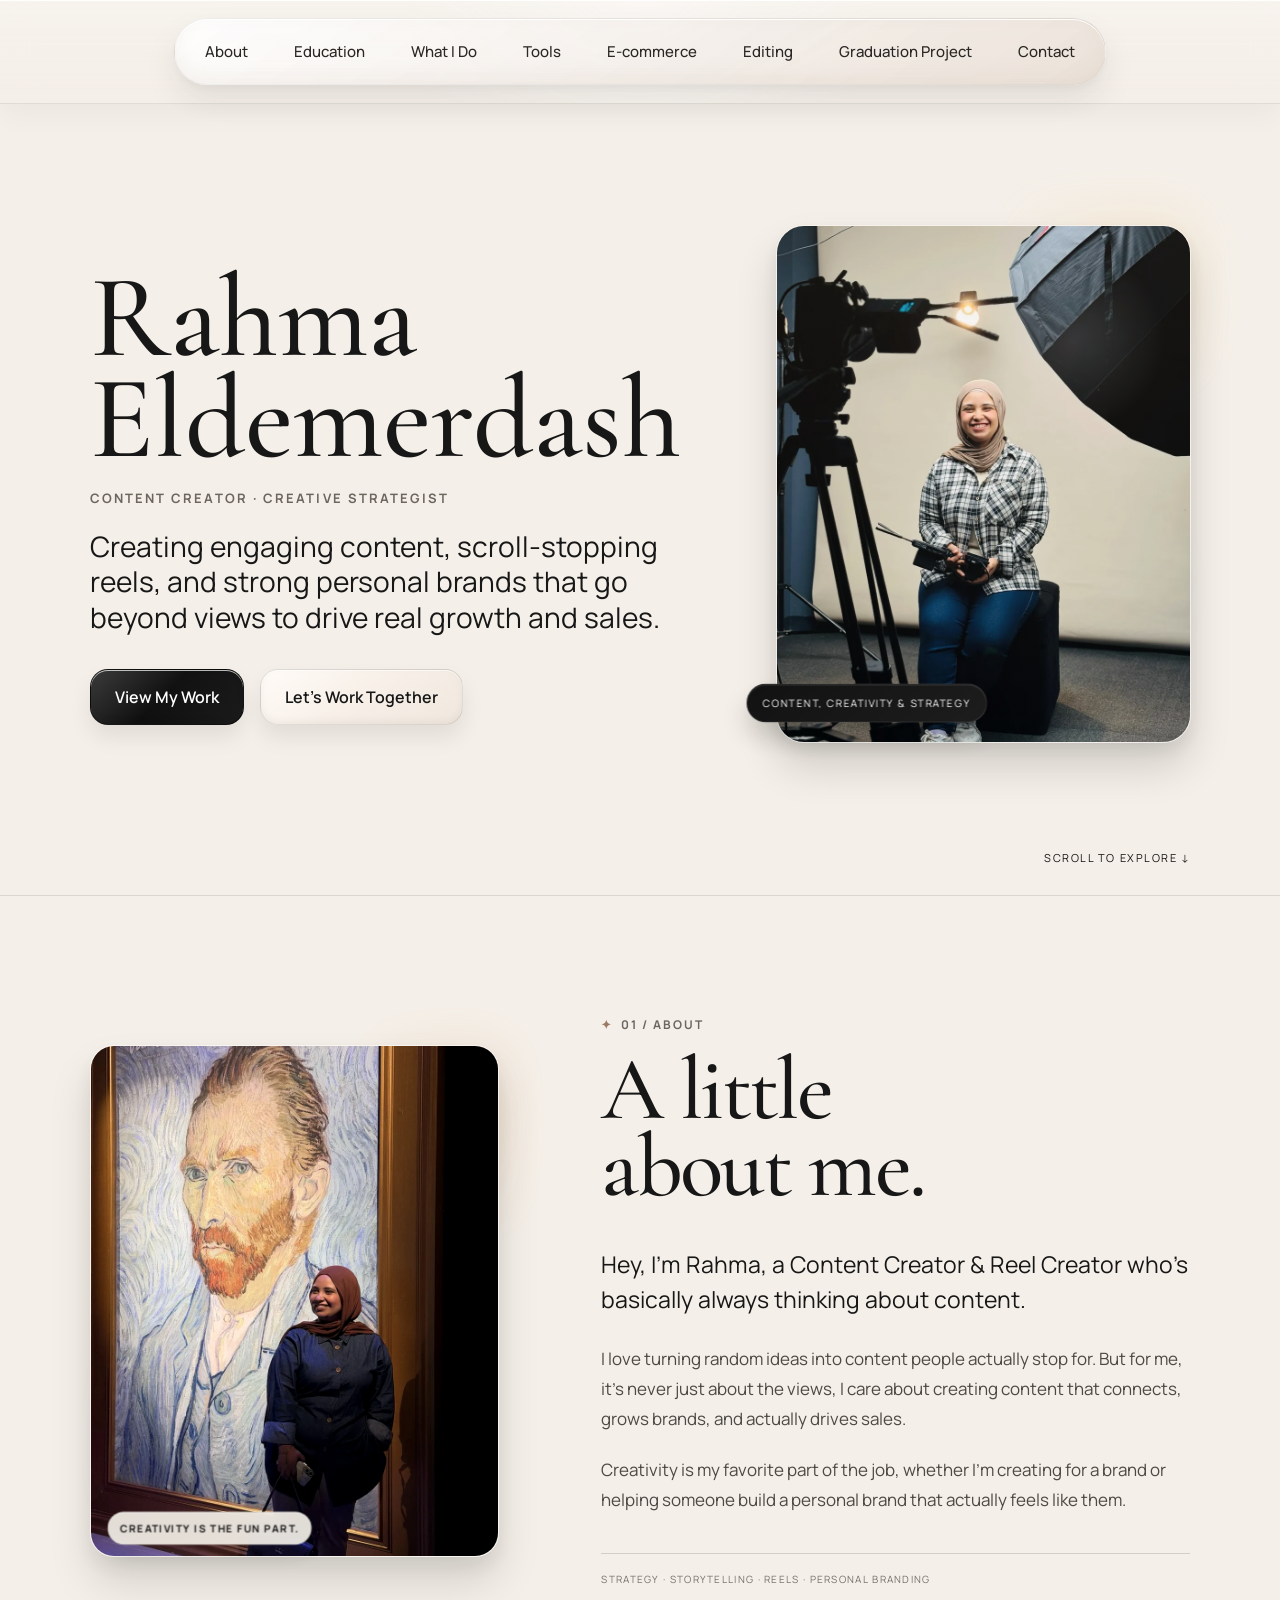
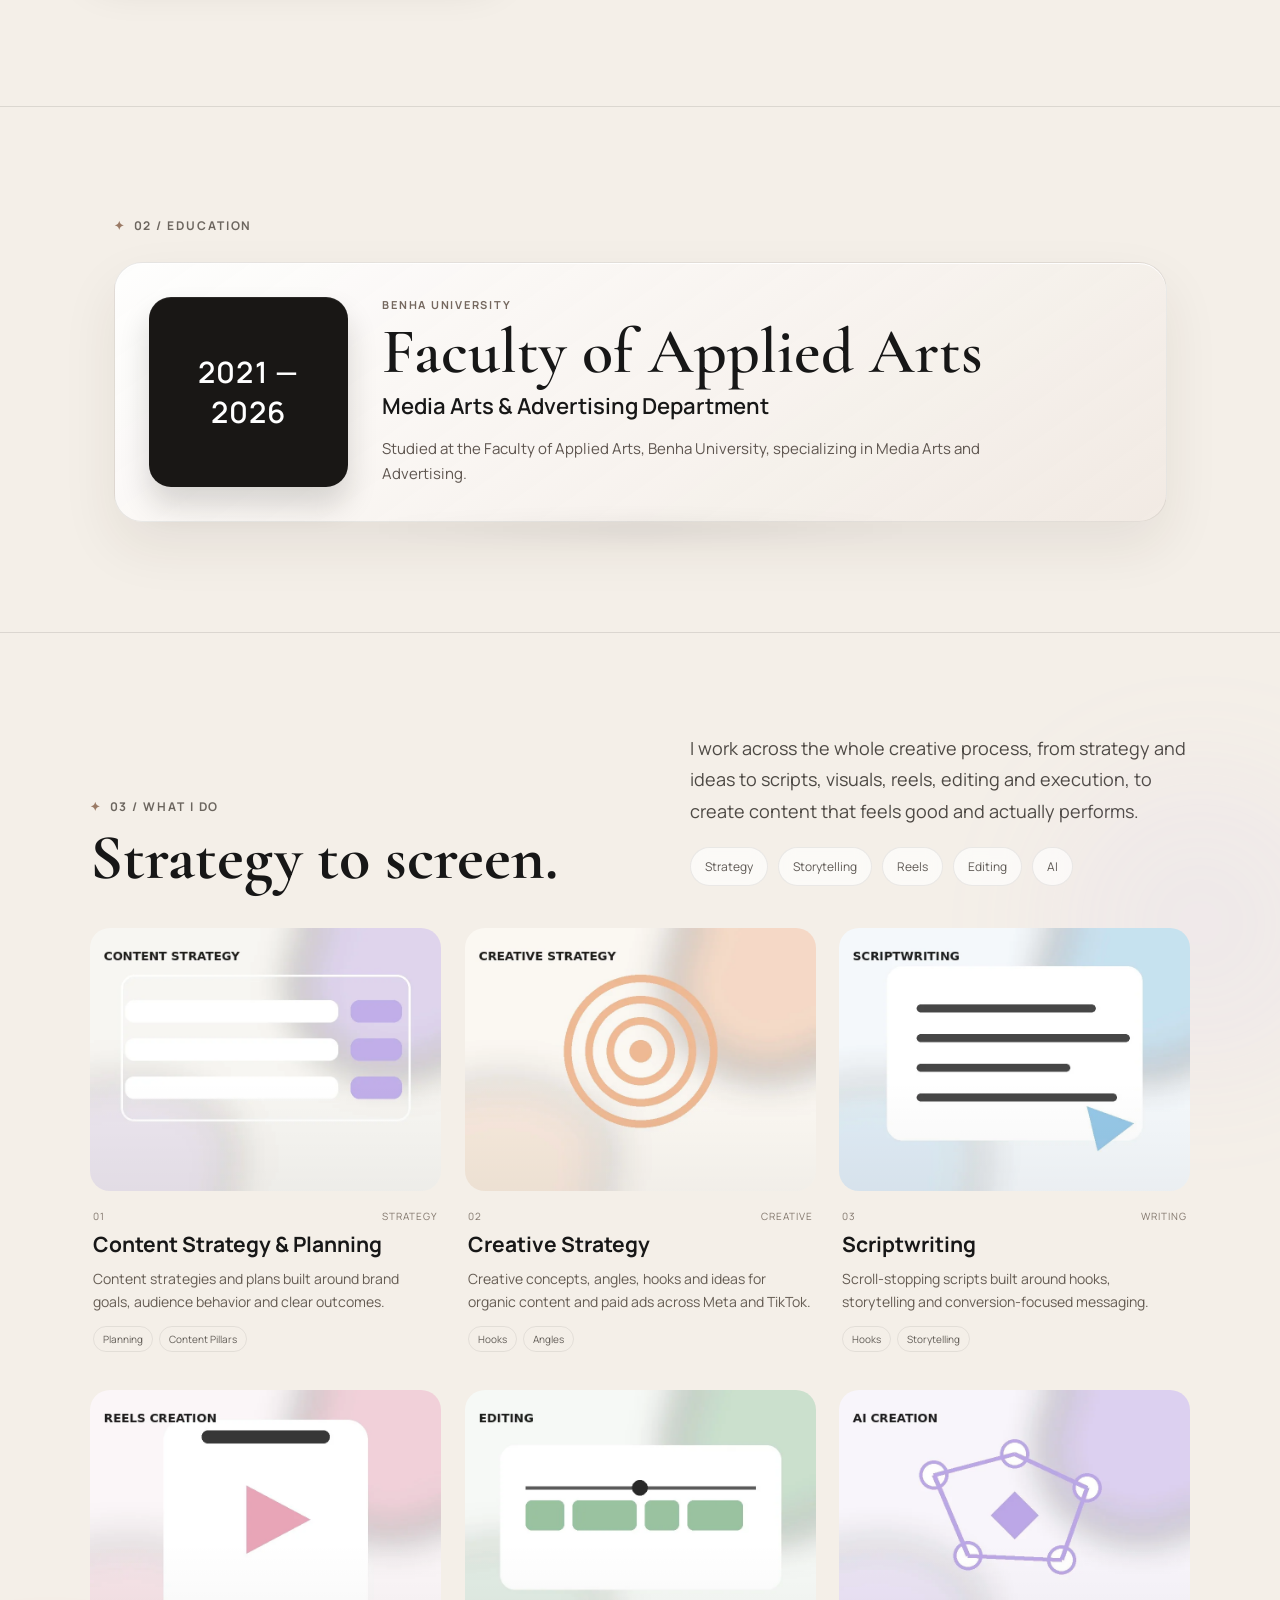
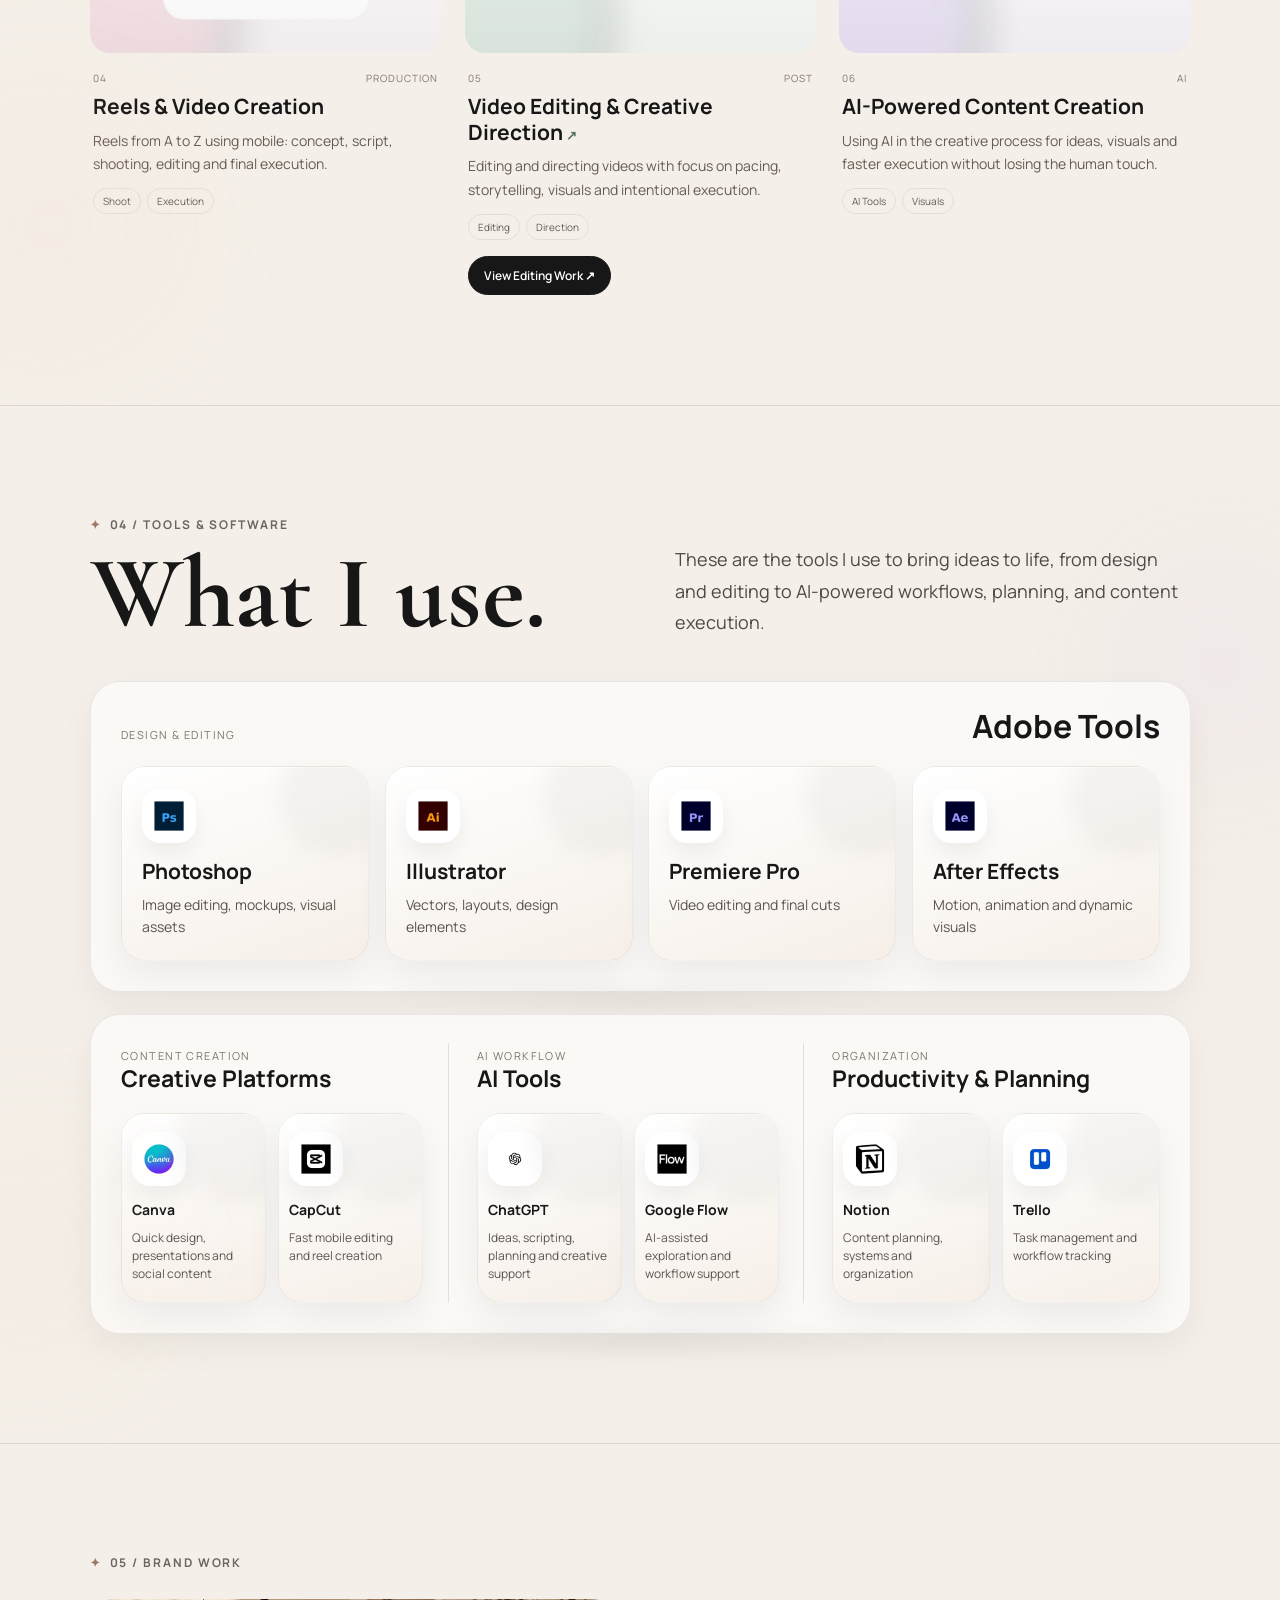
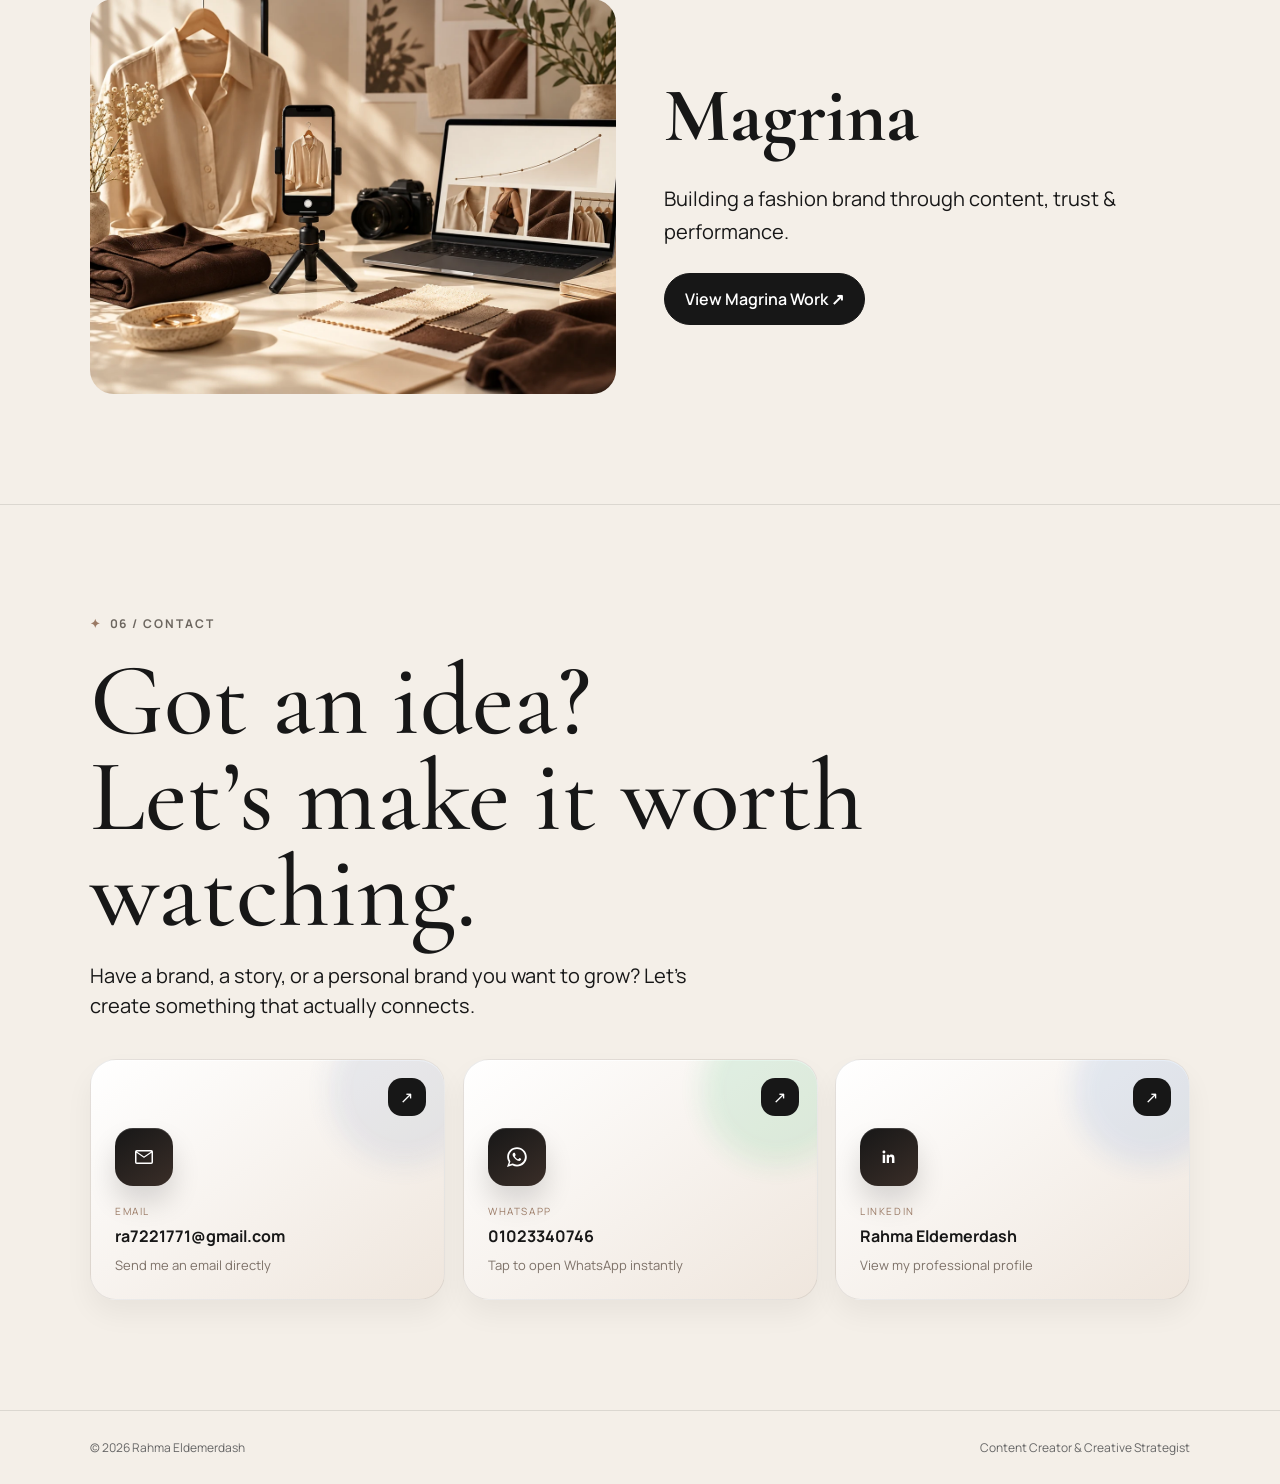
<file: index.html>
<!DOCTYPE html>

<html lang="en">
<head>
<meta charset="utf-8"/>
<meta content="width=device-width, initial-scale=1.0, viewport-fit=cover" name="viewport"/>
<title>Rahma Eldemerdash, Content Creator &amp; Creative Strategist</title>
<meta content="Portfolio of Rahma Eldemerdash, Content Creator &amp; Creative Strategist." name="description"/>
<link href="https://fonts.googleapis.com" rel="preconnect"/>
<link crossorigin="" href="https://fonts.gstatic.com" rel="preconnect"/>
<link href="https://fonts.googleapis.com/css2?family=Cormorant+Garamond:wght@500;600&amp;family=Manrope:wght@400;500;600;700&amp;display=swap" rel="stylesheet"/>
<link href="style.css" rel="stylesheet"/>
</head>
<body>
<header class="nav">
<nav id="mobile-navigation">
<a href="#about">About</a>
<a href="#education">Education</a>
<a href="#services">What I Do</a>
<a href="#tools">Tools</a>
<a href="magrina.html" rel="noopener noreferrer" target="_blank">E-commerce</a>
<a href="video-editing.html" rel="noopener noreferrer" target="_blank">Editing</a>
<a href="graduation-project.html" rel="noopener noreferrer" target="_blank">Graduation Project</a><a href="#contact">Contact</a>
</nav>
</header>
<main>
<section class="hero section" id="home">
<div class="hero-grid">
<div class="hero-text">
<h1 class="hero-name"><span class="name-line">Rahma</span><span class="name-line">Eldemerdash</span></h1>
<div class="eyebrow hero-title">CONTENT CREATOR · CREATIVE STRATEGIST</div>
<p class="hero-copy">
            Creating engaging content, scroll-stopping reels, and strong personal brands
            that go beyond views to drive real growth and sales.
          </p>
<div class="hero-actions">
<a class="btn primary hero-btn-3d" href="#work">View My Work</a>
<a class="btn ghost hero-btn-3d" href="#contact">Let's Work Together</a>
</div>
</div>
<div class="hero-visual hero-tilt-card">
<img alt="Rahma Eldemerdash in a studio setup" decoding="async" fetchpriority="high" loading="eager" src="rahma-hero.webp"/>
<div class="image-tag">CONTENT, CREATIVITY &amp; STRATEGY</div>
</div>
<div class="hero-actions hero-actions-mobile">
<a class="btn primary hero-btn-3d" href="#work">View My Work</a>
<a class="btn ghost hero-btn-3d" href="#contact">Let's Work Together</a>
</div>
</div>
<div class="scroll-note">SCROLL TO EXPLORE ↓</div>
</section>
<section class="section about-section" id="about">
<div class="about-editorial">
<div class="about-photo-wrap about-photo-3d">
<img alt="Rahma Eldemerdash portrait in an art space" class="about-photo-clean" decoding="async" loading="lazy" src="rahma-about.webp"/>
<div class="about-photo-caption">CREATIVITY IS THE FUN PART.</div>
</div>
<div class="about-content">
<div class="section-label">01 / ABOUT</div>
<h2>A little<br/>about me.</h2>
<div class="about-copy-clean">
<p class="about-lead">
              Hey, I’m Rahma, a Content Creator &amp; Reel Creator who’s basically always thinking about content.
            </p>
<p>
              I love turning random ideas into content people actually stop for. But for me,
              it’s never just about the views, I care about creating content that connects,
              grows brands, and actually drives sales.
            </p>
<p>
              Creativity is my favorite part of the job, whether I’m creating for a brand
              or helping someone build a personal brand that actually feels like them.
            </p>
</div>
<div class="about-mini-line">
            STRATEGY · STORYTELLING · REELS · PERSONAL BRANDING
          </div>
</div>
</div>
</section>
<section class="section education-section" id="education">
<div class="education-wrap">
<div class="section-label">02 / EDUCATION</div>
<div class="education-card pop-3d">
<div class="education-year">2021 — 2026</div>
<div class="education-content">
<span class="education-kicker">BENHA UNIVERSITY</span>
<h2>Faculty of Applied Arts</h2>
<h3>Media Arts &amp; Advertising Department</h3>
<p>
          Studied at the Faculty of Applied Arts, Benha University,
          specializing in Media Arts and Advertising.
        </p>
</div>
</div>
</div>
</section>
<section class="section services-section" id="services">
<div class="services-head">
<div>
<div class="section-label">03 / WHAT I DO</div>
<h2 class="wide-title">Strategy to screen.</h2>
</div>
<div class="services-intro-wrap">
<p class="services-intro">
            I work across the whole creative process, from strategy and ideas to scripts,
            visuals, reels, editing and execution, to create content that feels good
            and actually performs.
          </p>
<div class="services-floating-tags">
<span>Strategy</span>
<span>Storytelling</span>
<span>Reels</span>
<span>Editing</span>
<span>AI</span>
</div>
</div>
</div>
<div class="service-showcase">
<article class="service-row pop-3d">
<div class="service-visual"><img alt="Visual for content strategy and planning" decoding="async" loading="lazy" src="service-strategy.webp"/></div>
<div class="service-info">
<div class="service-kicker"><span>01</span><span>STRATEGY</span></div>
<h3>Content Strategy &amp; Planning</h3>
<p>Content strategies and plans built around brand goals, audience behavior and clear outcomes.</p>
<div class="service-tags"><span>Planning</span><span>Content Pillars</span></div>
</div>
</article>
<article class="service-row reverse pop-3d">
<div class="service-visual"><img alt="Visual for creative strategy" decoding="async" loading="lazy" src="service-creative.webp"/></div>
<div class="service-info">
<div class="service-kicker"><span>02</span><span>CREATIVE</span></div>
<h3>Creative Strategy</h3>
<p>Creative concepts, angles, hooks and ideas for organic content and paid ads across Meta and TikTok.</p>
<div class="service-tags"><span>Hooks</span><span>Angles</span></div>
</div>
</article>
<article class="service-row pop-3d">
<div class="service-visual"><img alt="Visual for scriptwriting" decoding="async" loading="lazy" src="service-script.webp"/></div>
<div class="service-info">
<div class="service-kicker"><span>03</span><span>WRITING</span></div>
<h3>Scriptwriting</h3>
<p>Scroll-stopping scripts built around hooks, storytelling and conversion-focused messaging.</p>
<div class="service-tags"><span>Hooks</span><span>Storytelling</span></div>
</div>
</article>
<article class="service-row reverse pop-3d">
<div class="service-visual"><img alt="Visual for reels and video creation" decoding="async" loading="lazy" src="service-reels.webp"/></div>
<div class="service-info">
<div class="service-kicker"><span>04</span><span>PRODUCTION</span></div>
<h3>Reels &amp; Video Creation</h3>
<p>Reels from A to Z using mobile: concept, script, shooting, editing and final execution.</p>
<div class="service-tags"><span>Shoot</span><span>Execution</span></div>
</div>
</article>
<article class="service-row pop-3d">
<div class="service-visual"><img alt="Visual for video editing and creative direction" decoding="async" loading="lazy" src="service-editing.webp"/></div>
<div class="service-info">
<div class="service-kicker"><span>05</span><span>POST</span></div>
<h3><a class="editing-service-link" href="video-editing.html" rel="noopener noreferrer" target="_blank">Video Editing &amp; Creative Direction<span aria-hidden="true" class="editing-link-arrow"> ↗</span></a></h3>
<p>Editing and directing videos with focus on pacing, storytelling, visuals and intentional execution.</p>
<div class="service-tags"><span>Editing</span><span>Direction</span></div>
<a class="btn primary editing-view-button" href="video-editing.html" rel="noopener noreferrer" target="_blank">View Editing Work ↗</a>
</div>
</article>
<article class="service-row reverse pop-3d">
<div class="service-visual"><img alt="Visual for AI-powered content creation" decoding="async" loading="lazy" src="service-ai.webp"/></div>
<div class="service-info">
<div class="service-kicker"><span>06</span><span>AI</span></div>
<h3>AI-Powered Content Creation</h3>
<p>Using AI in the creative process for ideas, visuals and faster execution without losing the human touch.</p>
<div class="service-tags"><span>AI Tools</span><span>Visuals</span></div>
</div>
</article>
</div>
</section>
<section class="section tools-section" id="tools">
<div class="tools-head">
<div>
<div class="section-label">04 / TOOLS &amp; SOFTWARE</div>
<h2 class="wide-title">What I use.</h2>
</div>
<div class="tools-intro-wrap">
<p class="tools-intro">
            These are the tools I use to bring ideas to life, from design and editing
            to AI-powered workflows, planning, and content execution.
          </p>
</div>
</div>
<div class="tools-categories">
<article class="tool-category pop-3d">
<div class="tool-category-head">
<span class="tool-category-kicker">DESIGN &amp; EDITING</span>
<h3>Adobe Tools</h3>
</div>
<div class="tools-grid">
<div class="tool-card"><img alt="Adobe Photoshop" decoding="async" loading="lazy" src="logo-photoshop.webp"/><h4>Photoshop</h4><p>Image editing, mockups, visual assets</p></div>
<div class="tool-card"><img alt="Adobe Illustrator" decoding="async" loading="lazy" src="logo-illustrator.webp"/><h4>Illustrator</h4><p>Vectors, layouts, design elements</p></div>
<div class="tool-card"><img alt="Adobe Premiere Pro" decoding="async" loading="lazy" src="logo-premiere.webp"/><h4>Premiere Pro</h4><p>Video editing and final cuts</p></div>
<div class="tool-card"><img alt="Adobe After Effects" decoding="async" loading="lazy" src="logo-aftereffects.webp"/><h4>After Effects</h4><p>Motion, animation and dynamic visuals</p></div>
</div>
</article>
<article class="tool-category combined-tools pop-3d"><div class="combined-tools-grid"><section class="tool-group">
<div class="tool-category-head">
<span class="tool-category-kicker">CONTENT CREATION</span>
<h3>Creative Platforms</h3>
</div>
<div class="tools-grid tools-grid-small">
<div class="tool-card"><img alt="Canva" decoding="async" loading="lazy" src="logo-canva.webp"/><h4>Canva</h4><p>Quick design, presentations and social content</p></div>
<div class="tool-card"><img alt="CapCut" decoding="async" loading="lazy" src="logo-capcut.webp"/><h4>CapCut</h4><p>Fast mobile editing and reel creation</p></div>
</div>
</section><section class="tool-group">
<div class="tool-category-head">
<span class="tool-category-kicker">AI WORKFLOW</span>
<h3>AI Tools</h3>
</div>
<div class="tools-grid tools-grid-small">
<div class="tool-card"><img alt="ChatGPT" decoding="async" loading="lazy" src="logo-chatgpt.webp"/><h4>ChatGPT</h4><p>Ideas, scripting, planning and creative support</p></div>
<div class="tool-card"><img alt="Google Flow" decoding="async" loading="lazy" src="logo-flow.webp"/><h4>Google Flow</h4><p>AI-assisted exploration and workflow support</p></div>
</div>
</section><section class="tool-group">
<div class="tool-category-head">
<span class="tool-category-kicker">ORGANIZATION</span>
<h3>Productivity &amp; Planning</h3>
</div>
<div class="tools-grid tools-grid-small">
<div class="tool-card"><img alt="Notion" decoding="async" loading="lazy" src="logo-notion.webp"/><h4>Notion</h4><p>Content planning, systems and organization</p></div>
<div class="tool-card"><img alt="Trello" decoding="async" loading="lazy" src="logo-trello.webp"/><h4>Trello</h4><p>Task management and workflow tracking</p></div>
</div>
</section></div></article>
</div>
</section>
<section class="section magrina-preview" id="work"><div class="section-label">05 / BRAND WORK</div><div class="magrina-preview-card"><img alt="Fashion content creation and brand performance" decoding="async" loading="lazy" src="ecommerce-brand-content.webp"/><div><h2>Magrina</h2><p>Building a fashion brand through content, trust &amp; performance.</p><a class="btn primary" href="magrina.html" rel="noopener noreferrer" target="_blank">View Magrina Work ↗</a></div></div></section>
<section class="section contact" id="contact">
<div class="section-label">06 / CONTACT</div>
<h2>Got an idea?<br/>Let’s make it worth watching.</h2>
<p>Have a brand, a story, or a personal brand you want to grow? Let’s create something that actually connects.</p>
<div class="contact-links contact-links-v2">
<a class="contact-card-link contact-card-3d contact-email" href="mailto:ra7221771@gmail.com">
<span aria-hidden="true" class="contact-visual">
<svg class="contact-svg" viewbox="0 0 24 24"><path d="M3 6.75A1.75 1.75 0 0 1 4.75 5h14.5A1.75 1.75 0 0 1 21 6.75v10.5A1.75 1.75 0 0 1 19.25 19H4.75A1.75 1.75 0 0 1 3 17.25V6.75Zm1.8-.25L12 11.6l7.2-5.1H4.8Zm14.7 1.22-6.92 4.9a1 1 0 0 1-1.16 0L4.5 7.72v9.53c0 .14.11.25.25.25h14.5c.14 0 .25-.11.25-.25V7.72Z"></path></svg>
</span>
<div class="contact-content">
<span class="contact-card-label">EMAIL</span>
<strong>ra7221771@gmail.com</strong>
<small>Send me an email directly</small>
</div>
<span class="contact-arrow">↗</span>
</a>
<a class="contact-card-link contact-card-3d contact-whatsapp" href="https://wa.me/201023340746" rel="noopener noreferrer" target="_blank">
<span aria-hidden="true" class="contact-visual">
<svg class="contact-svg" viewbox="0 0 24 24"><path d="M12 2.2c-5.4 0-9.8 4.2-9.8 9.5 0 1.9.6 3.7 1.6 5.2L2 22l5.3-1.7c1.5.8 3.1 1.2 4.7 1.2 5.4 0 9.8-4.2 9.8-9.5s-4.4-9.8-9.8-9.8Zm0 17.5c-1.5 0-2.9-.4-4.2-1.1l-.3-.2-3.1 1 1-3-.2-.3c-.8-1.3-1.2-2.8-1.2-4.3 0-4.3 3.6-7.8 8-7.8s7.9 3.5 7.9 7.8-3.6 7.9-7.9 7.9Zm4.4-5.8c-.2-.1-1.4-.7-1.6-.8-.2-.1-.4-.1-.5.1-.2.2-.6.8-.8.9-.1.1-.3.2-.5.1-.2-.1-.9-.3-1.7-1-.7-.6-1.2-1.4-1.4-1.7-.1-.2 0-.4.1-.5.1-.1.2-.3.4-.4.1-.1.2-.2.2-.4.1-.1 0-.3 0-.4 0-.1-.5-1.3-.7-1.7-.2-.4-.4-.3-.5-.3h-.4c-.1 0-.4.1-.6.3-.2.2-.8.7-.8 1.7s.8 2 1 2.3c.1.1 1.4 2.2 3.4 3.1 2 1 2  .7 2.4.7.4.1 1.4-.6 1.6-1.1.2-.5.2-1 .1-1.1-.1 0-.2-.1-.5-.2Z"></path></svg>
</span>
<div class="contact-content">
<span class="contact-card-label">WHATSAPP</span>
<strong>01023340746</strong>
<small>Tap to open WhatsApp instantly</small>
</div>
<span class="contact-arrow">↗</span>
</a>
<a class="contact-card-link contact-card-3d contact-linkedin" href="https://www.linkedin.com/in/rahma-eldemerdash-9716a9374/" rel="noopener noreferrer" target="_blank">
<span aria-hidden="true" class="contact-visual">
<svg class="contact-svg" viewbox="0 0 24 24"><path d="M6.94 8.5a1.47 1.47 0 1 0 0-2.94 1.47 1.47 0 0 0 0 2.94ZM5.7 9.7h2.46V18H5.7V9.7Zm4 0h2.36v1.13h.03c.33-.63 1.14-1.3 2.35-1.3 2.51 0 2.98 1.65 2.98 3.79V18H14.95v-4.13c0-.98-.02-2.24-1.37-2.24-1.37 0-1.58 1.07-1.58 2.17V18H9.7V9.7Z"></path></svg>
</span>
<div class="contact-content">
<span class="contact-card-label">LINKEDIN</span>
<strong>Rahma Eldemerdash</strong>
<small>View my professional profile</small>
</div>
<span class="contact-arrow">↗</span>
</a>
</div>
</section>
</main>
<footer>
<span>© <span id="year"></span> Rahma Eldemerdash</span>
<span>Content Creator &amp; Creative Strategist</span>
</footer>
<script src="script.js"></script>
</body>
</html>
</file>
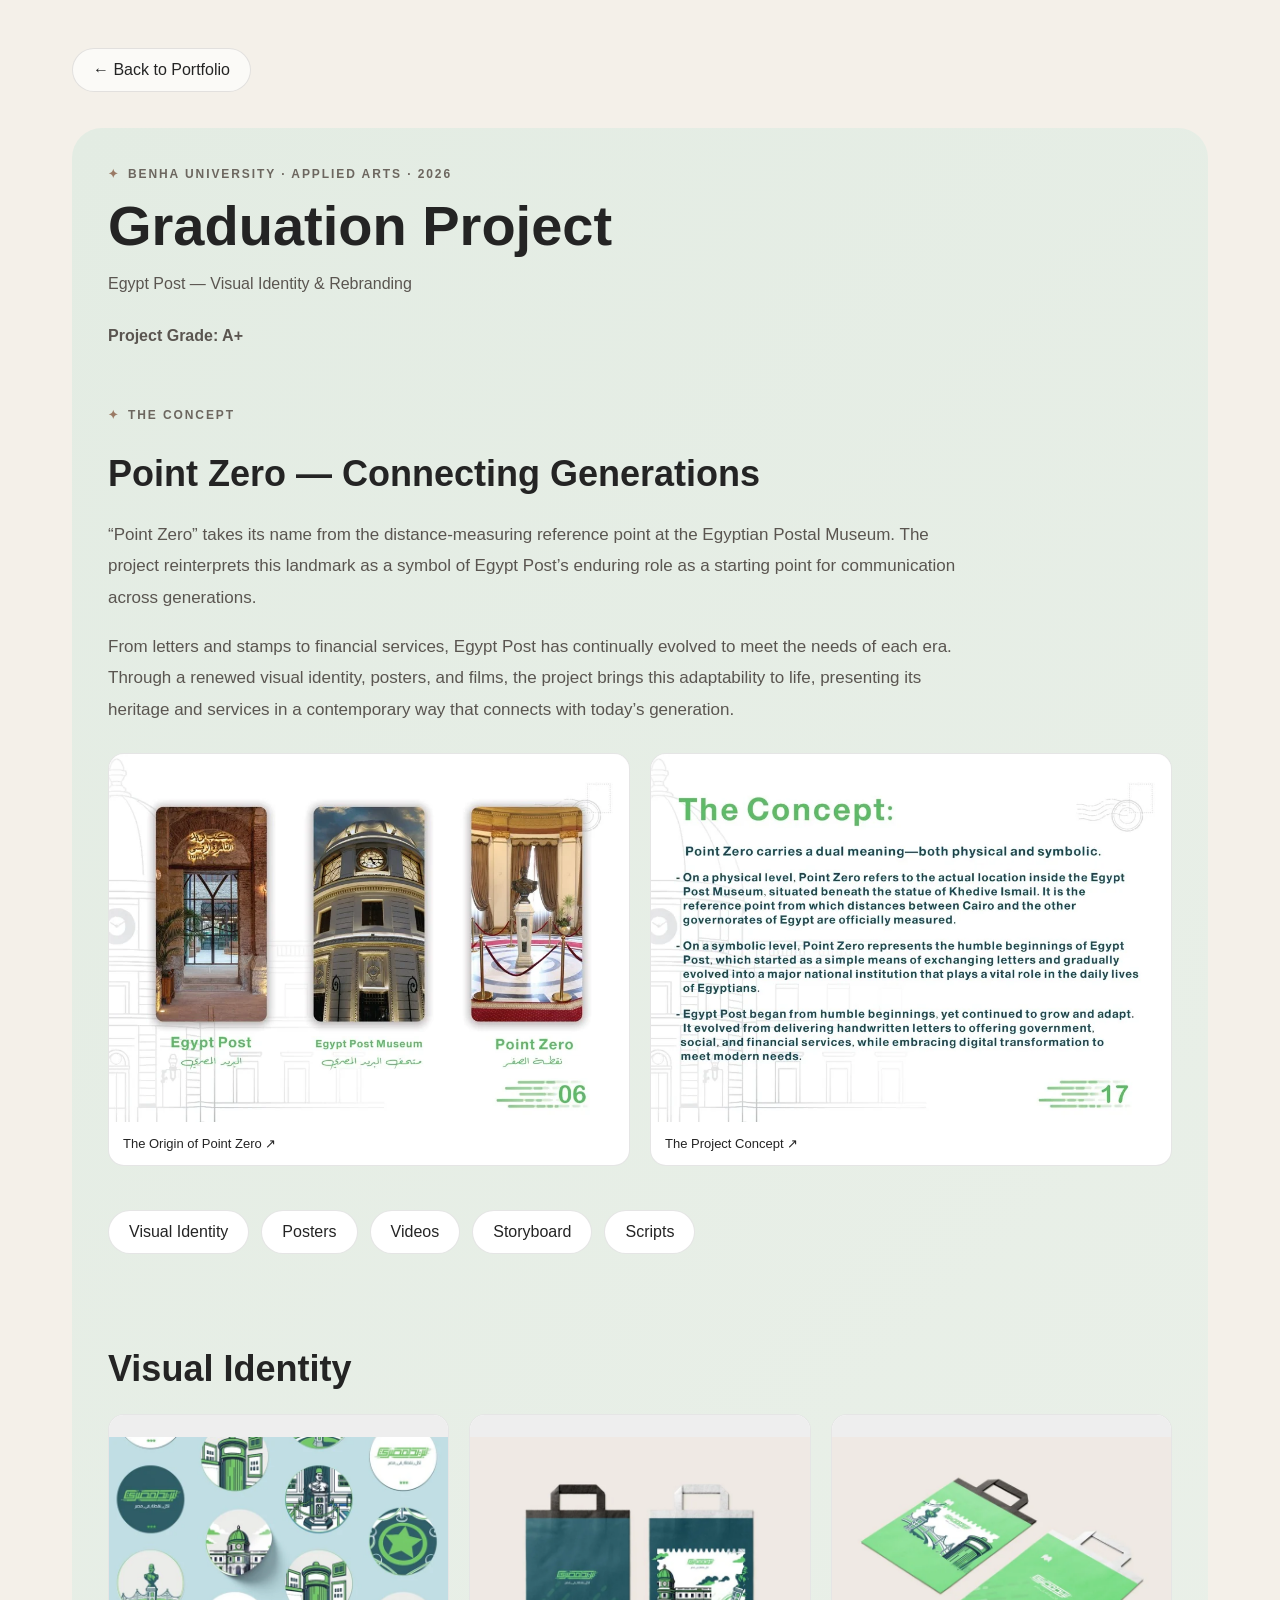
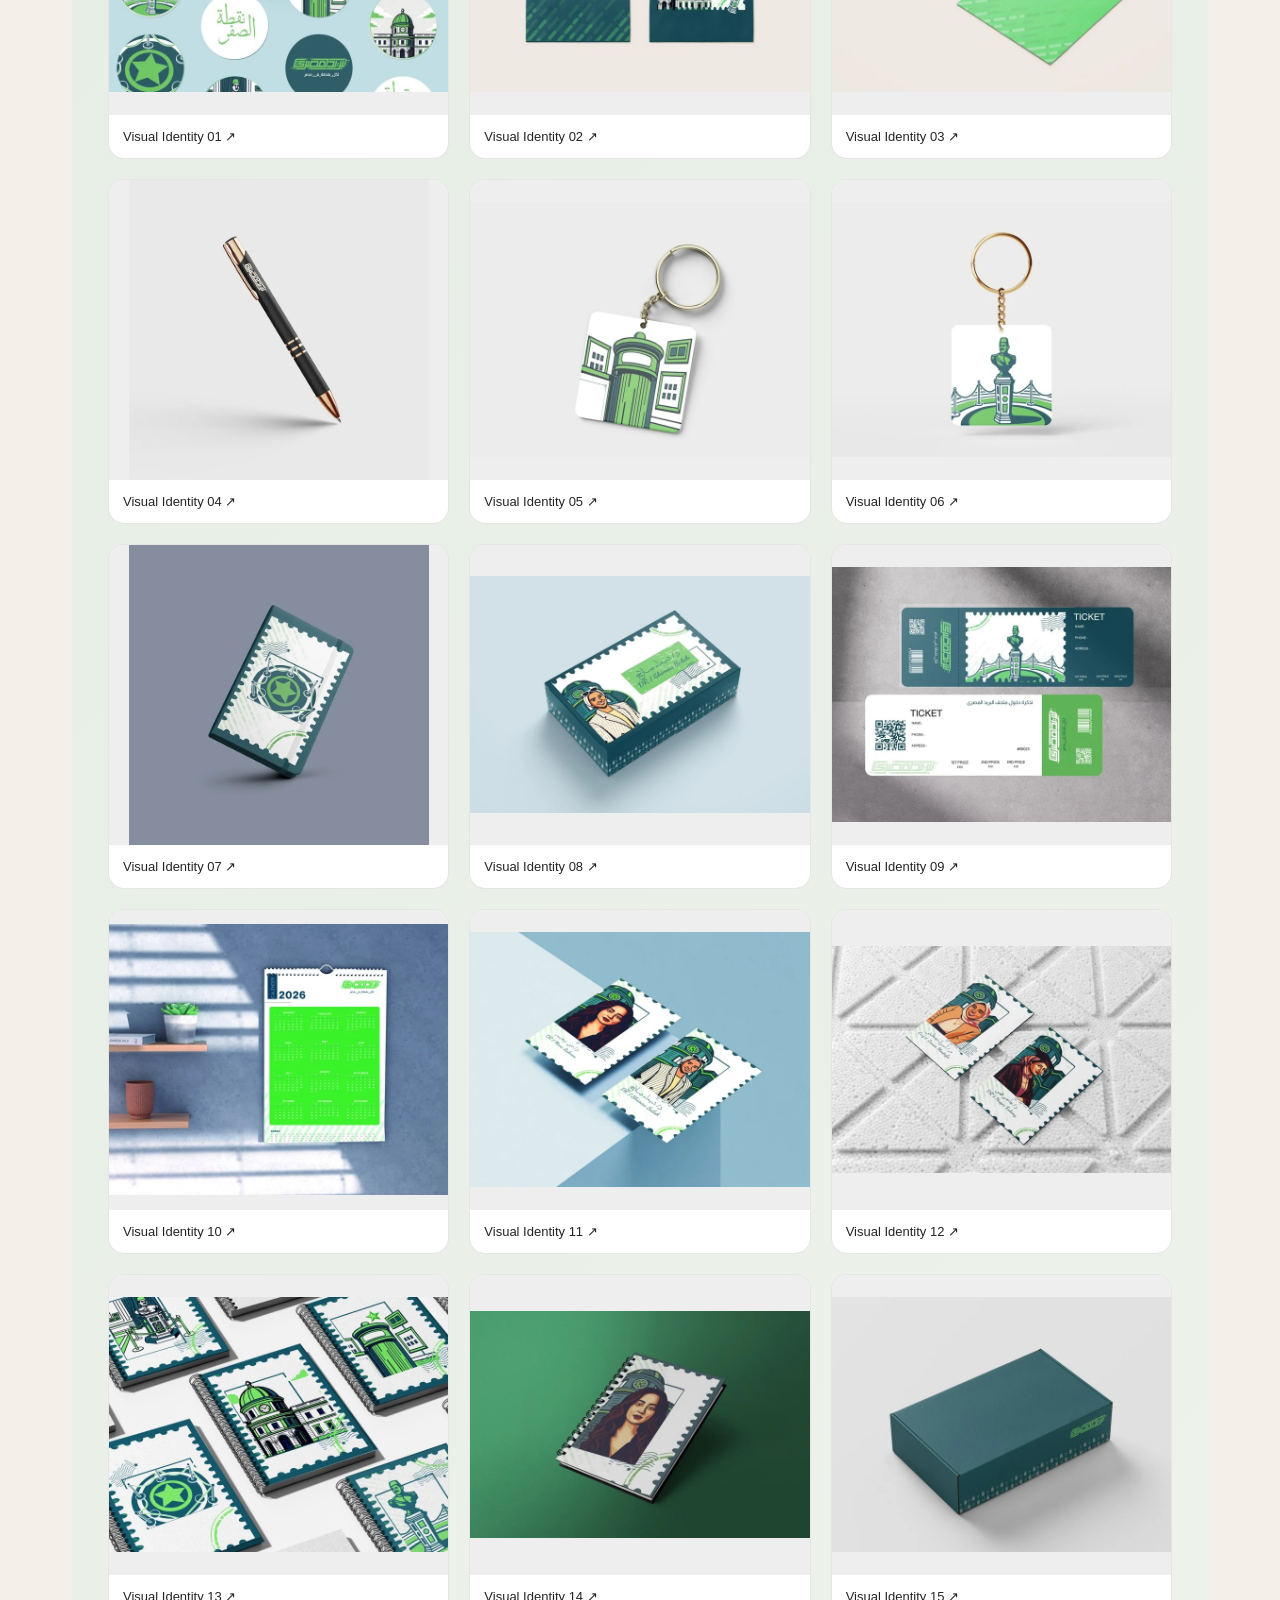
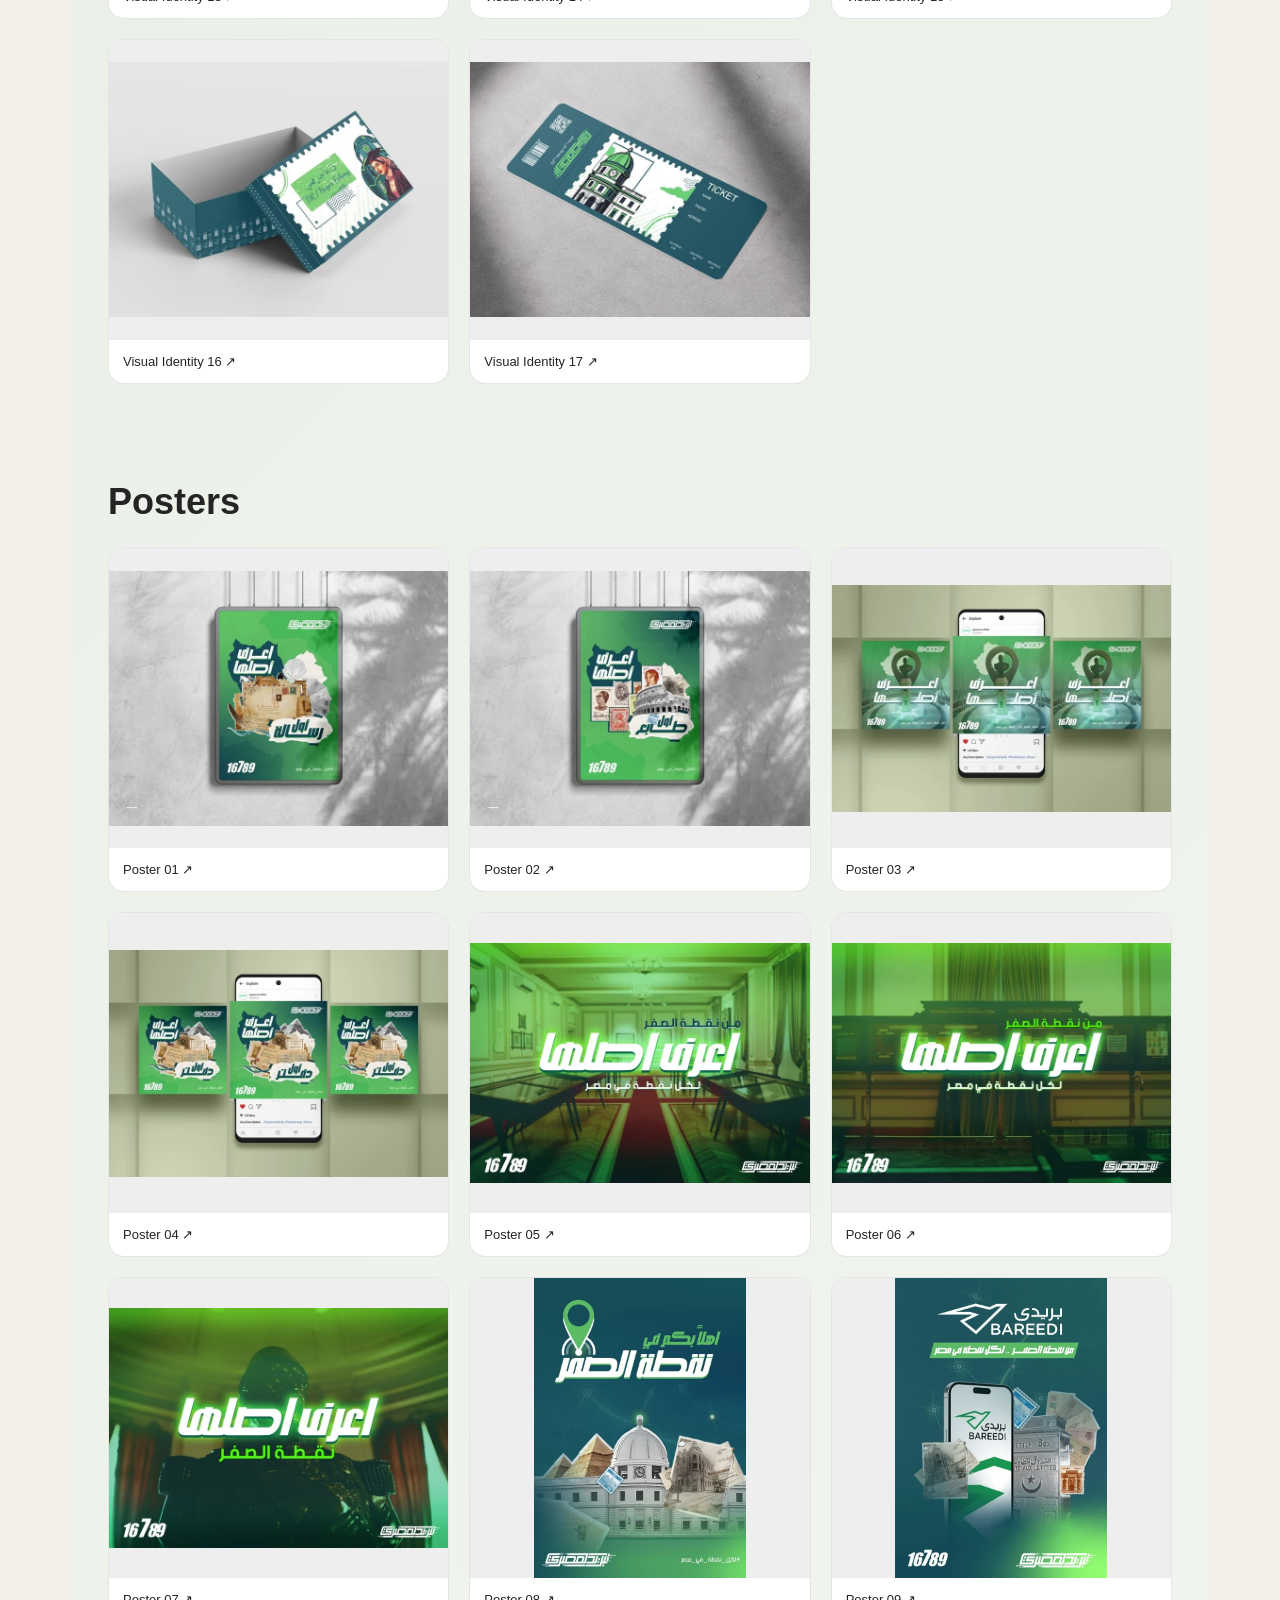
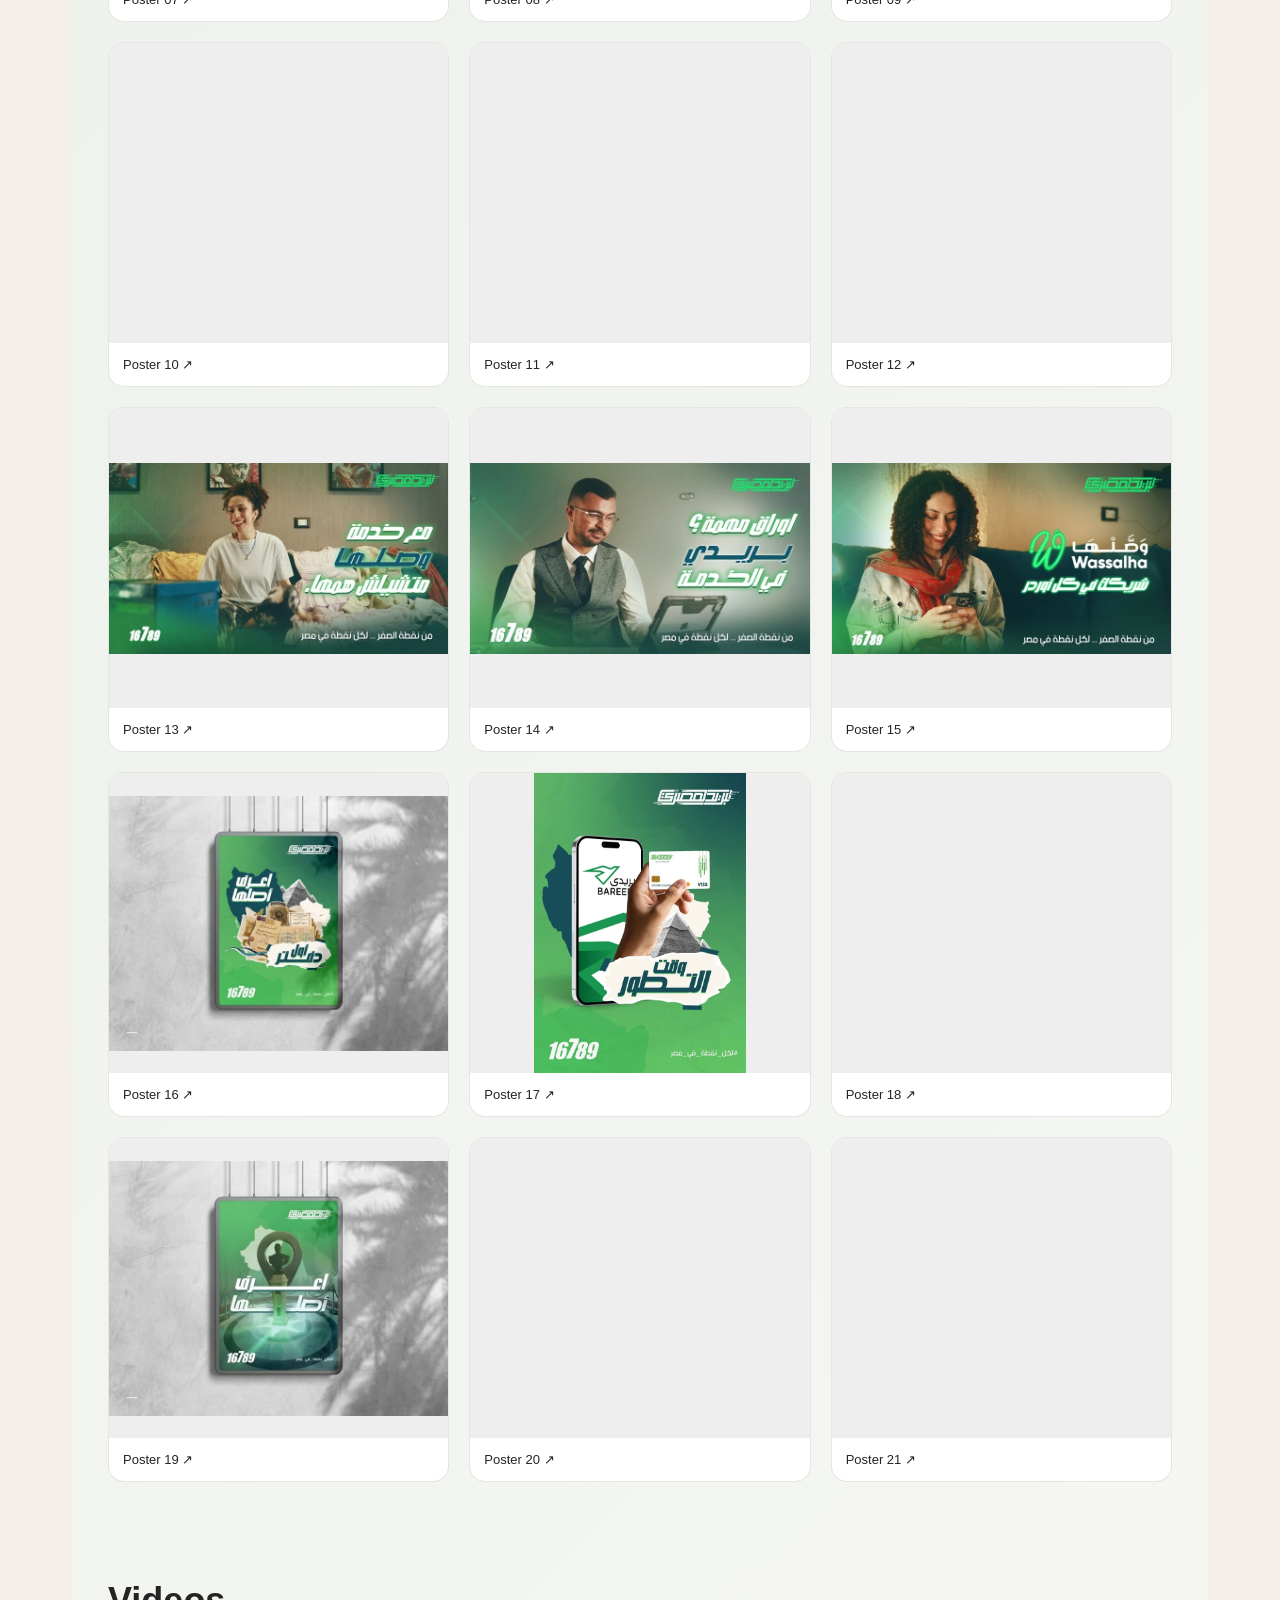
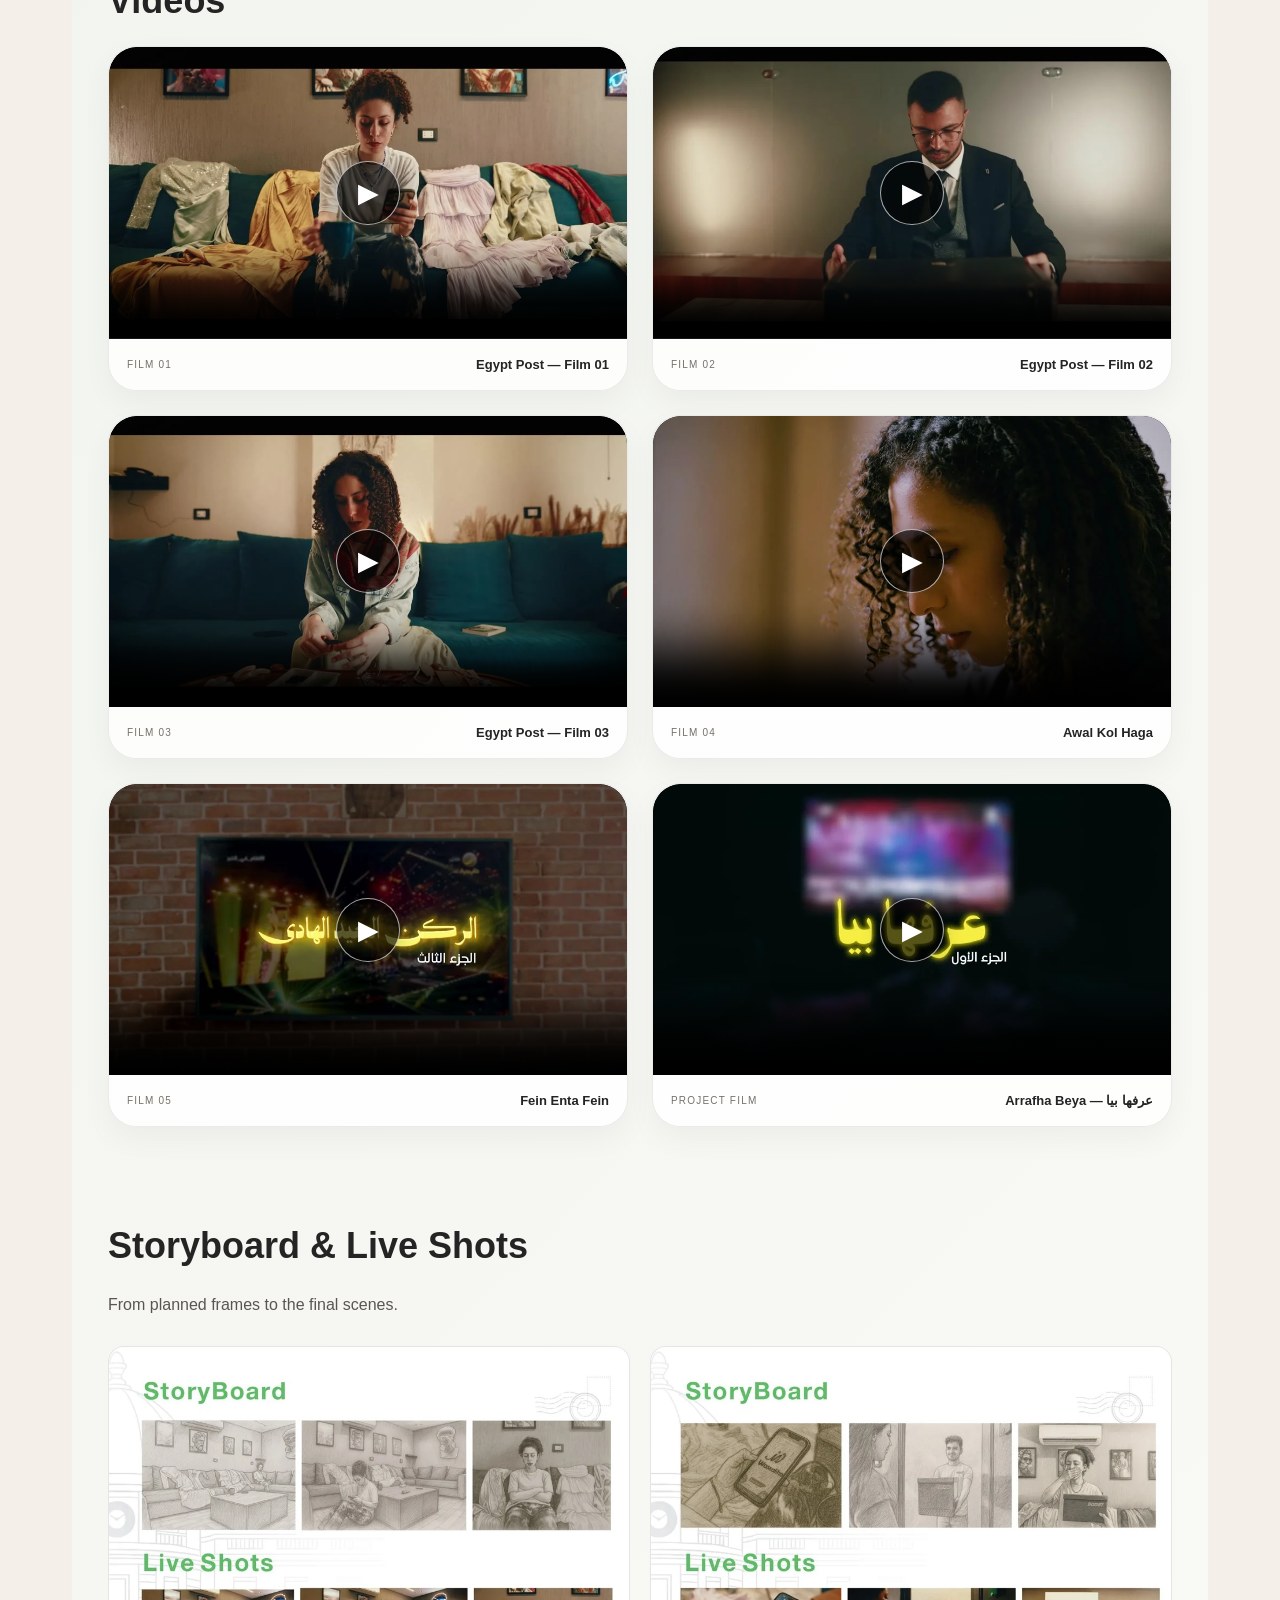
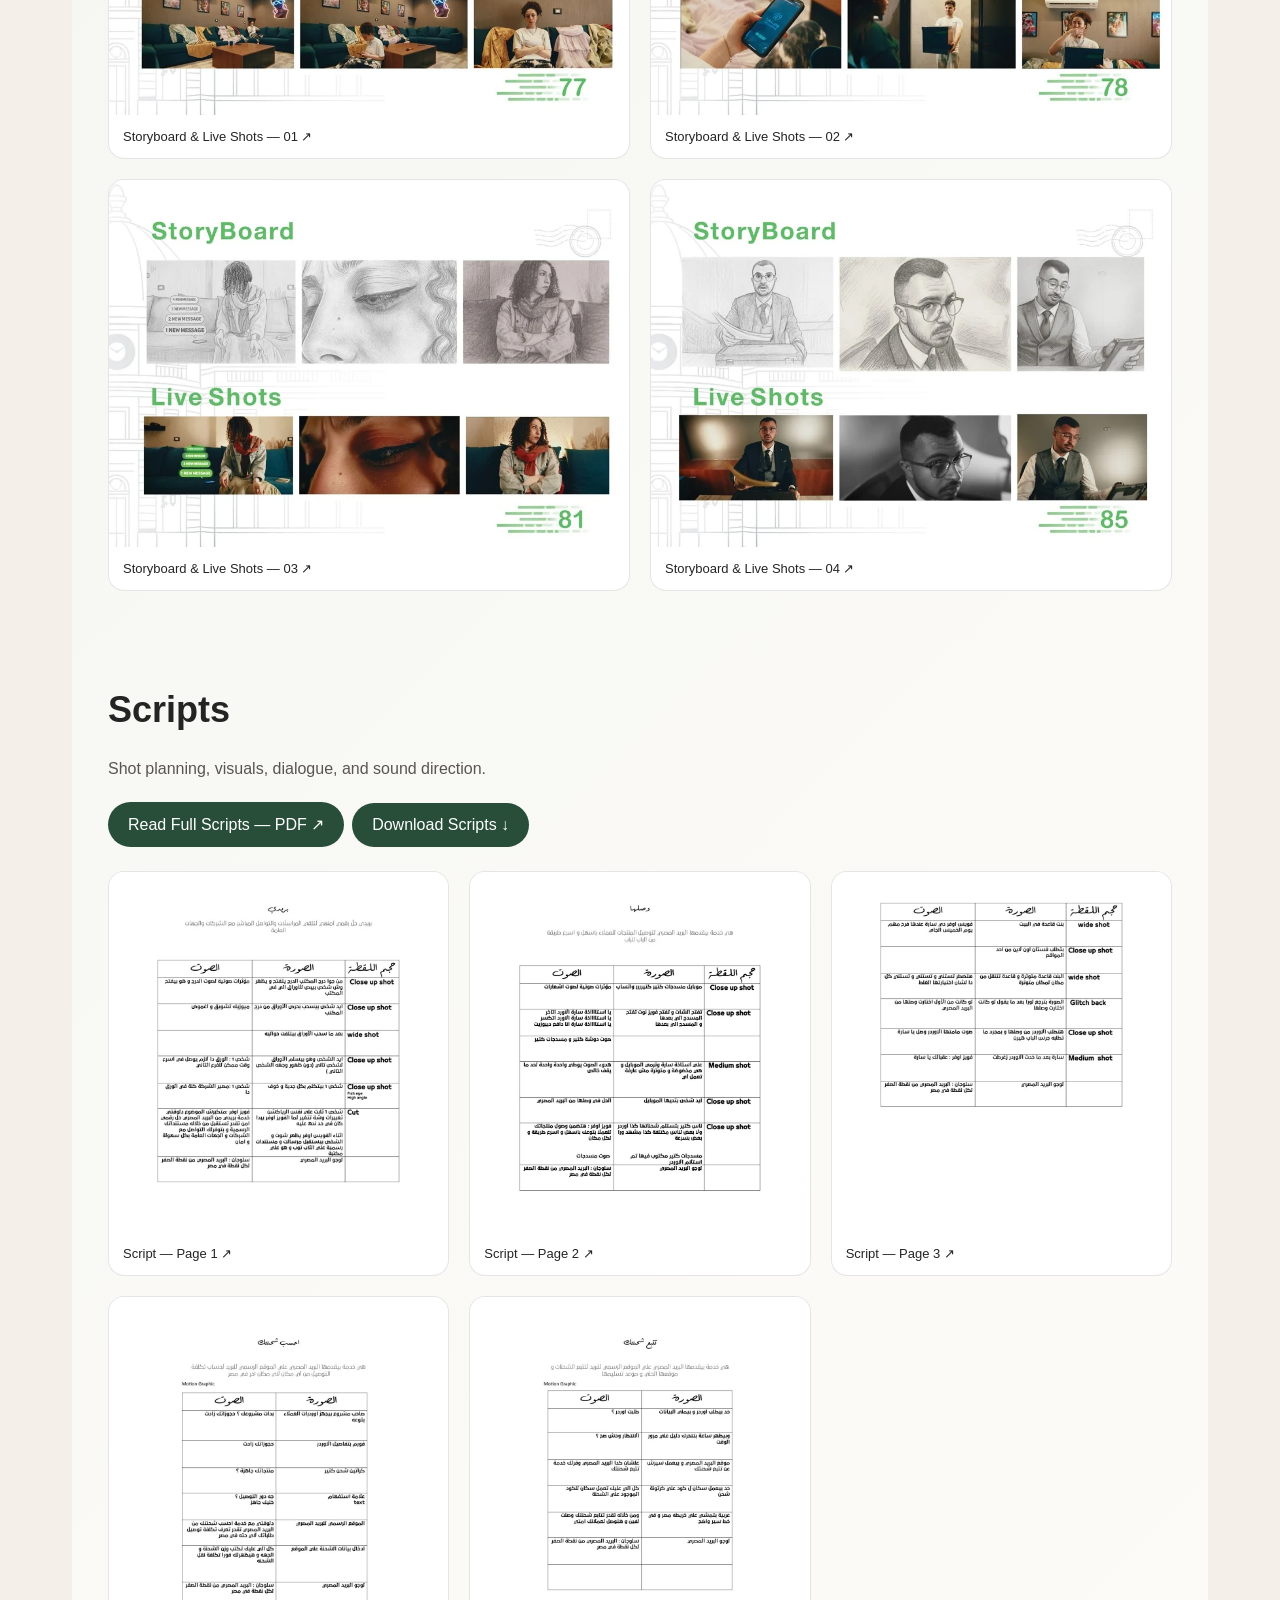
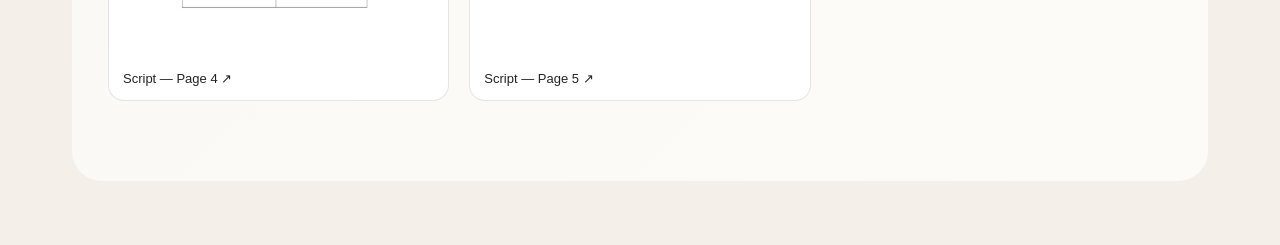
<file: graduation-project.html>
<!DOCTYPE html>

<html lang="en"><head><meta charset="utf-8"/><meta content="width=device-width,initial-scale=1" name="viewport"/><title>Graduation Project | Rahma Eldemerdash</title><link href="style.css" rel="stylesheet"/></head><body class="editing-page"><main class="editing-page-main"><a class="editing-back" href="index.html">← Back to Portfolio</a><div class="editing-work"><div class="editing-work-heading"><span class="section-label">BENHA UNIVERSITY · APPLIED ARTS · 2026</span><h4>Graduation Project</h4><p>Egypt Post — Visual Identity &amp; Rebranding</p><p class="graduation-grade"><strong>Project Grade: A+</strong></p></div><section class="graduation-section graduation-overview" id="overview"><span class="section-label">THE CONCEPT</span><h2>Point Zero — Connecting Generations</h2><p>“Point Zero” takes its name from the distance-measuring reference point at the Egyptian Postal Museum. The project reinterprets this landmark as a symbol of Egypt Post’s enduring role as a starting point for communication across generations.</p><p>From letters and stamps to financial services, Egypt Post has continually evolved to meet the needs of each era. Through a renewed visual identity, posters, and films, the project brings this adaptability to life, presenting its heritage and services in a contemporary way that connects with today’s generation.</p><div class="graduation-gallery graduation-context-gallery"><a aria-label="Open The Origin of Point Zero" class="graduation-image" data-gallery="" href="graduation/storyboard/point-zero.jpg"><img alt="The Origin of Point Zero" decoding="async" height="636" loading="lazy" src="graduation/storyboard/point-zero-thumb.webp" width="900"/><span>The Origin of Point Zero ↗</span></a><a aria-label="Open The Project Concept" class="graduation-image" data-gallery="" href="graduation/storyboard/concept.jpg"><img alt="The Project Concept" decoding="async" height="636" loading="lazy" src="graduation/storyboard/concept-thumb.webp" width="900"/><span>The Project Concept ↗</span></a></div></section><nav aria-label="Project sections" class="graduation-nav"><a href="#visual-identity">Visual Identity</a><a href="#posters">Posters</a><a href="#videos">Videos</a><a href="#storyboard">Storyboard</a><a href="#scripts">Scripts</a></nav><section class="graduation-section" id="visual-identity"><h2>Visual Identity</h2><div class="graduation-gallery"><a aria-label="Open identity image 1" class="graduation-image" data-gallery="" href="graduation/identity/identity-01.jpg"><img alt="Egypt Post identity — 01" decoding="async" height="540" loading="lazy" src="graduation/identity/identity-01-thumb.webp" width="720"/><span>Visual Identity 01 ↗</span></a><a aria-label="Open identity image 2" class="graduation-image" data-gallery="" href="graduation/identity/identity-02.jpg"><img alt="Egypt Post identity — 02" decoding="async" height="540" loading="lazy" src="graduation/identity/identity-02-thumb.webp" width="720"/><span>Visual Identity 02 ↗</span></a><a aria-label="Open identity image 3" class="graduation-image" data-gallery="" href="graduation/identity/identity-03.jpg"><img alt="Egypt Post identity — 03" decoding="async" height="540" loading="lazy" src="graduation/identity/identity-03-thumb.webp" width="720"/><span>Visual Identity 03 ↗</span></a><a aria-label="Open identity image 4" class="graduation-image" data-gallery="" href="graduation/identity/identity-04.jpg"><img alt="Egypt Post identity — 04" decoding="async" height="720" loading="lazy" src="graduation/identity/identity-04-thumb.webp" width="720"/><span>Visual Identity 04 ↗</span></a><a aria-label="Open identity image 5" class="graduation-image" data-gallery="" href="graduation/identity/identity-05.jpg"><img alt="Egypt Post identity — 05" decoding="async" height="540" loading="lazy" src="graduation/identity/identity-05-thumb.webp" width="720"/><span>Visual Identity 05 ↗</span></a><a aria-label="Open identity image 6" class="graduation-image" data-gallery="" href="graduation/identity/identity-06.jpg"><img alt="Egypt Post identity — 06" decoding="async" height="540" loading="lazy" src="graduation/identity/identity-06-thumb.webp" width="720"/><span>Visual Identity 06 ↗</span></a><a aria-label="Open identity image 7" class="graduation-image" data-gallery="" href="graduation/identity/identity-07.jpg"><img alt="Egypt Post identity — 07" decoding="async" height="720" loading="lazy" src="graduation/identity/identity-07-thumb.webp" width="720"/><span>Visual Identity 07 ↗</span></a><a aria-label="Open identity image 8" class="graduation-image" data-gallery="" href="graduation/identity/identity-08.jpg"><img alt="Egypt Post identity — 08" decoding="async" height="504" loading="lazy" src="graduation/identity/identity-08-thumb.webp" width="720"/><span>Visual Identity 08 ↗</span></a><a aria-label="Open identity image 9" class="graduation-image" data-gallery="" href="graduation/identity/identity-09.jpg"><img alt="Egypt Post identity — 09" decoding="async" height="540" loading="lazy" src="graduation/identity/identity-09-thumb.webp" width="720"/><span>Visual Identity 09 ↗</span></a><a aria-label="Open identity image 10" class="graduation-image" data-gallery="" href="graduation/identity/identity-10.jpg"><img alt="Egypt Post identity — 10" decoding="async" height="576" loading="lazy" src="graduation/identity/identity-10-thumb.webp" width="720"/><span>Visual Identity 10 ↗</span></a><a aria-label="Open identity image 11" class="graduation-image" data-gallery="" href="graduation/identity/identity-11.jpg"><img alt="Egypt Post identity — 11" decoding="async" height="540" loading="lazy" src="graduation/identity/identity-11-thumb.webp" width="720"/><span>Visual Identity 11 ↗</span></a><a aria-label="Open identity image 12" class="graduation-image" data-gallery="" href="graduation/identity/identity-12.jpg"><img alt="Egypt Post identity — 12" decoding="async" height="480" loading="lazy" src="graduation/identity/identity-12-thumb.webp" width="720"/><span>Visual Identity 12 ↗</span></a><a aria-label="Open identity image 13" class="graduation-image" data-gallery="" href="graduation/identity/identity-13.jpg"><img alt="Egypt Post identity — 13" decoding="async" height="540" loading="lazy" src="graduation/identity/identity-13-thumb.webp" width="720"/><span>Visual Identity 13 ↗</span></a><a aria-label="Open identity image 14" class="graduation-image" data-gallery="" href="graduation/identity/identity-14.jpg"><img alt="Egypt Post identity — 14" decoding="async" height="480" loading="lazy" src="graduation/identity/identity-14-thumb.webp" width="720"/><span>Visual Identity 14 ↗</span></a><a aria-label="Open identity image 15" class="graduation-image" data-gallery="" href="graduation/identity/identity-15.jpg"><img alt="Egypt Post identity — 15" decoding="async" height="540" loading="lazy" src="graduation/identity/identity-15-thumb.webp" width="720"/><span>Visual Identity 15 ↗</span></a><a aria-label="Open identity image 16" class="graduation-image" data-gallery="" href="graduation/identity/identity-16.jpg"><img alt="Egypt Post identity — 16" decoding="async" height="540" loading="lazy" src="graduation/identity/identity-16-thumb.webp" width="720"/><span>Visual Identity 16 ↗</span></a><a aria-label="Open identity image 17" class="graduation-image" data-gallery="" href="graduation/identity/identity-17.jpg"><img alt="Egypt Post identity — 17" decoding="async" height="540" loading="lazy" src="graduation/identity/identity-17-thumb.webp" width="720"/><span>Visual Identity 17 ↗</span></a></div></section><section class="graduation-section" id="posters"><h2>Posters</h2><div class="graduation-gallery"><a aria-label="Open posters image 1" class="graduation-image" data-gallery="" href="graduation/posters/poster-01.jpg"><img alt="Egypt Post posters — 01" decoding="async" height="540" loading="lazy" src="graduation/posters/poster-01-thumb.webp" width="720"/><span>Poster 01 ↗</span></a><a aria-label="Open posters image 2" class="graduation-image" data-gallery="" href="graduation/posters/poster-02.jpg"><img alt="Egypt Post posters — 02" decoding="async" height="540" loading="lazy" src="graduation/posters/poster-02-thumb.webp" width="720"/><span>Poster 02 ↗</span></a><a aria-label="Open posters image 3" class="graduation-image" data-gallery="" href="graduation/posters/poster-03.jpg"><img alt="Egypt Post posters — 03" decoding="async" height="480" loading="lazy" src="graduation/posters/poster-03-thumb.webp" width="720"/><span>Poster 03 ↗</span></a><a aria-label="Open posters image 4" class="graduation-image" data-gallery="" href="graduation/posters/poster-04.jpg"><img alt="Egypt Post posters — 04" decoding="async" height="480" loading="lazy" src="graduation/posters/poster-04-thumb.webp" width="720"/><span>Poster 04 ↗</span></a><a aria-label="Open posters image 5" class="graduation-image" data-gallery="" href="graduation/posters/poster-05.jpg"><img alt="Egypt Post posters — 05" decoding="async" height="509" loading="lazy" src="graduation/posters/poster-05-thumb.webp" width="720"/><span>Poster 05 ↗</span></a><a aria-label="Open posters image 6" class="graduation-image" data-gallery="" href="graduation/posters/poster-06.jpg"><img alt="Egypt Post posters — 06" decoding="async" height="509" loading="lazy" src="graduation/posters/poster-06-thumb.webp" width="720"/><span>Poster 06 ↗</span></a><a aria-label="Open posters image 7" class="graduation-image" data-gallery="" href="graduation/posters/poster-07.jpg"><img alt="Egypt Post posters — 07" decoding="async" height="509" loading="lazy" src="graduation/posters/poster-07-thumb.webp" width="720"/><span>Poster 07 ↗</span></a><a aria-label="Open posters image 8" class="graduation-image" data-gallery="" href="graduation/posters/poster-08.jpg"><img alt="Egypt Post posters — 08" decoding="async" height="900" loading="lazy" src="graduation/posters/poster-08-thumb.webp" width="636"/><span>Poster 08 ↗</span></a><a aria-label="Open posters image 9" class="graduation-image" data-gallery="" href="graduation/posters/poster-09.jpg"><img alt="Egypt Post posters — 09" decoding="async" height="900" loading="lazy" src="graduation/posters/poster-09-thumb.webp" width="637"/><span>Poster 09 ↗</span></a><a aria-label="Open posters image 10" class="graduation-image" data-gallery="" href="graduation/posters/poster-10.jpg"><img alt="Egypt Post posters — 10" decoding="async" height="900" loading="lazy" src="graduation/posters/poster-10-thumb.webp" width="637"/><span>Poster 10 ↗</span></a><a aria-label="Open posters image 11" class="graduation-image" data-gallery="" href="graduation/posters/poster-11.jpg"><img alt="Egypt Post posters — 11" decoding="async" height="900" loading="lazy" src="graduation/posters/poster-11-thumb.webp" width="637"/><span>Poster 11 ↗</span></a><a aria-label="Open posters image 12" class="graduation-image" data-gallery="" href="graduation/posters/poster-12.jpg"><img alt="Egypt Post posters — 12" decoding="async" height="900" loading="lazy" src="graduation/posters/poster-12-thumb.webp" width="637"/><span>Poster 12 ↗</span></a><a aria-label="Open posters image 13" class="graduation-image" data-gallery="" href="graduation/posters/poster-13.jpg"><img alt="Egypt Post posters — 13" decoding="async" height="405" loading="lazy" src="graduation/posters/poster-13-thumb.webp" width="720"/><span>Poster 13 ↗</span></a><a aria-label="Open posters image 14" class="graduation-image" data-gallery="" href="graduation/posters/poster-14.jpg"><img alt="Egypt Post posters — 14" decoding="async" height="405" loading="lazy" src="graduation/posters/poster-14-thumb.webp" width="720"/><span>Poster 14 ↗</span></a><a aria-label="Open posters image 15" class="graduation-image" data-gallery="" href="graduation/posters/poster-15.jpg"><img alt="Egypt Post posters — 15" decoding="async" height="405" loading="lazy" src="graduation/posters/poster-15-thumb.webp" width="720"/><span>Poster 15 ↗</span></a><a aria-label="Open posters image 16" class="graduation-image" data-gallery="" href="graduation/posters/poster-16.jpg"><img alt="Egypt Post posters — 16" decoding="async" height="540" loading="lazy" src="graduation/posters/poster-16-thumb.webp" width="720"/><span>Poster 16 ↗</span></a><a aria-label="Open posters image 17" class="graduation-image" data-gallery="" href="graduation/posters/poster-17.png"><img alt="Egypt Post posters — 17" decoding="async" height="900" loading="lazy" src="graduation/posters/poster-17-thumb.webp" width="637"/><span>Poster 17 ↗</span></a><a aria-label="Open posters image 18" class="graduation-image" data-gallery="" href="graduation/posters/poster-18.jpg"><img alt="Egypt Post posters — 18" decoding="async" height="509" loading="lazy" src="graduation/posters/poster-18-thumb.webp" width="720"/><span>Poster 18 ↗</span></a><a aria-label="Open posters image 19" class="graduation-image" data-gallery="" href="graduation/posters/poster-19.jpg"><img alt="Egypt Post posters — 19" decoding="async" height="540" loading="lazy" src="graduation/posters/poster-19-thumb.webp" width="720"/><span>Poster 19 ↗</span></a><a aria-label="Open posters image 20" class="graduation-image" data-gallery="" href="graduation/posters/poster-20.jpg"><img alt="Egypt Post posters — 20" decoding="async" height="480" loading="lazy" src="graduation/posters/poster-20-thumb.webp" width="720"/><span>Poster 20 ↗</span></a><a aria-label="Open posters image 21" class="graduation-image" data-gallery="" href="graduation/posters/poster-21.jpg"><img alt="Egypt Post posters — 21" decoding="async" height="480" loading="lazy" src="graduation/posters/poster-21-thumb.webp" width="720"/><span>Poster 21 ↗</span></a></div></section><section class="graduation-section" id="videos"><h2>Videos</h2><div class="editing-video-grid graduation-video-grid"><figure class="editing-video-card"><div class="deferred-video"><video aria-label="Egypt Post — Film 01" controls="" data-deferred-poster="graduation/project-01.webp" playsinline="" preload="none" style="aspect-ratio:16/9"><source data-deferred-src="graduation/project-01.mp4" type="video/mp4"/></video><button aria-label="Play Egypt Post — Film 01" class="deferred-video-play" type="button">▶</button><noscript><a href="graduation/project-01.mp4">Open video</a></noscript></div><figcaption><span>FILM 01</span><strong>Egypt Post — Film 01</strong></figcaption></figure><figure class="editing-video-card"><div class="deferred-video"><video aria-label="Egypt Post — Film 02" controls="" data-deferred-poster="graduation/project-02.webp" playsinline="" preload="none" style="aspect-ratio:16/9"><source data-deferred-src="graduation/project-02.mp4" type="video/mp4"/></video><button aria-label="Play Egypt Post — Film 02" class="deferred-video-play" type="button">▶</button><noscript><a href="graduation/project-02.mp4">Open video</a></noscript></div><figcaption><span>FILM 02</span><strong>Egypt Post — Film 02</strong></figcaption></figure><figure class="editing-video-card"><div class="deferred-video"><video aria-label="Egypt Post — Film 03" controls="" data-deferred-poster="graduation/project-03.webp" playsinline="" preload="none" style="aspect-ratio:16/9"><source data-deferred-src="graduation/project-03.mp4" type="video/mp4"/></video><button aria-label="Play Egypt Post — Film 03" class="deferred-video-play" type="button">▶</button><noscript><a href="graduation/project-03.mp4">Open video</a></noscript></div><figcaption><span>FILM 03</span><strong>Egypt Post — Film 03</strong></figcaption></figure><figure class="editing-video-card"><div class="deferred-video"><video aria-label="Awal Kol Haga" controls="" data-deferred-poster="graduation/project-04.webp" playsinline="" preload="none" style="aspect-ratio:16/9"><source data-deferred-src="graduation/project-04.mp4" type="video/mp4"/></video><button aria-label="Play Awal Kol Haga" class="deferred-video-play" type="button">▶</button><noscript><a href="graduation/project-04.mp4">Open video</a></noscript></div><figcaption><span>FILM 04</span><strong>Awal Kol Haga</strong></figcaption></figure><figure class="editing-video-card"><div class="deferred-video"><video aria-label="Fein Enta Fein" controls="" data-deferred-poster="graduation/project-05.webp" playsinline="" preload="none" style="aspect-ratio:16/9"><source data-deferred-src="graduation/project-05.mp4" type="video/mp4"/></video><button aria-label="Play Fein Enta Fein" class="deferred-video-play" type="button">▶</button><noscript><a href="graduation/project-05.mp4">Open video</a></noscript></div><figcaption><span>FILM 05</span><strong>Fein Enta Fein</strong></figcaption></figure><figure class="editing-video-card"><div class="deferred-video"><video aria-label="Arrafha Beya" controls="" data-deferred-poster="graduation/project-06.webp" playsinline="" preload="none" style="aspect-ratio:16/9"><source data-deferred-src="graduation/project-06.mp4" type="video/mp4"/></video><button aria-label="Play Arrafha Beya" class="deferred-video-play" type="button">▶</button><noscript><a href="graduation/project-06.mp4">Open video</a></noscript></div><figcaption><span>PROJECT FILM</span><strong>Arrafha Beya — عرفها بيا</strong></figcaption></figure></div></section><section class="graduation-section" id="storyboard"><h2>Storyboard &amp; Live Shots</h2><p class="graduation-section-intro">From planned frames to the final scenes.</p><div class="graduation-gallery graduation-storyboard-gallery"><a aria-label="Open Storyboard &amp; Live Shots — 01" class="graduation-image" data-gallery="" href="graduation/storyboard/storyboard-01.jpg"><img alt="Storyboard &amp; Live Shots — 01" decoding="async" height="636" loading="lazy" src="graduation/storyboard/storyboard-01-thumb.webp" width="900"/><span>Storyboard &amp; Live Shots — 01 ↗</span></a><a aria-label="Open Storyboard &amp; Live Shots — 02" class="graduation-image" data-gallery="" href="graduation/storyboard/storyboard-02.jpg"><img alt="Storyboard &amp; Live Shots — 02" decoding="async" height="636" loading="lazy" src="graduation/storyboard/storyboard-02-thumb.webp" width="900"/><span>Storyboard &amp; Live Shots — 02 ↗</span></a><a aria-label="Open Storyboard &amp; Live Shots — 03" class="graduation-image" data-gallery="" href="graduation/storyboard/storyboard-03.jpg"><img alt="Storyboard &amp; Live Shots — 03" decoding="async" height="636" loading="lazy" src="graduation/storyboard/storyboard-03-thumb.webp" width="900"/><span>Storyboard &amp; Live Shots — 03 ↗</span></a><a aria-label="Open Storyboard &amp; Live Shots — 04" class="graduation-image" data-gallery="" href="graduation/storyboard/storyboard-04.jpg"><img alt="Storyboard &amp; Live Shots — 04" decoding="async" height="636" loading="lazy" src="graduation/storyboard/storyboard-04-thumb.webp" width="900"/><span>Storyboard &amp; Live Shots — 04 ↗</span></a></div></section><section class="graduation-section" id="scripts"><h2>Scripts</h2><p class="graduation-section-intro">Shot planning, visuals, dialogue, and sound direction.</p><a class="graduation-pdf-link" href="graduation/scripts/project-scripts.pdf" rel="noopener noreferrer" target="_blank">Read Full Scripts — PDF ↗</a><a class="graduation-pdf-link" download="" href="graduation/scripts/project-scripts.pdf">Download Scripts ↓</a><div class="graduation-gallery graduation-script-gallery"><a aria-label="Open Script — Page 1" class="graduation-image" data-gallery="" href="graduation/scripts/script-page-1.jpg"><img alt="Script — Page 1" decoding="async" height="1100" loading="lazy" src="graduation/scripts/script-page-1-thumb.webp" width="778"/><span>Script — Page 1 ↗</span></a><a aria-label="Open Script — Page 2" class="graduation-image" data-gallery="" href="graduation/scripts/script-page-2.jpg"><img alt="Script — Page 2" decoding="async" height="1100" loading="lazy" src="graduation/scripts/script-page-2-thumb.webp" width="778"/><span>Script — Page 2 ↗</span></a><a aria-label="Open Script — Page 3" class="graduation-image" data-gallery="" href="graduation/scripts/script-page-3.jpg"><img alt="Script — Page 3" decoding="async" height="1100" loading="lazy" src="graduation/scripts/script-page-3-thumb.webp" width="778"/><span>Script — Page 3 ↗</span></a><a aria-label="Open Script — Page 4" class="graduation-image" data-gallery="" href="graduation/scripts/script-page-4.jpg"><img alt="Script — Page 4" decoding="async" height="1100" loading="lazy" src="graduation/scripts/script-page-4-thumb.webp" width="778"/><span>Script — Page 4 ↗</span></a><a aria-label="Open Script — Page 5" class="graduation-image" data-gallery="" href="graduation/scripts/script-page-5.jpg"><img alt="Script — Page 5" decoding="async" height="1100" loading="lazy" src="graduation/scripts/script-page-5-thumb.webp" width="778"/><span>Script — Page 5 ↗</span></a></div></section></div></main><dialog class="graduation-lightbox"><button aria-label="Close image" class="graduation-close" type="button">×</button><img alt=""/><a class="graduation-original" rel="noopener" target="_blank">Open original image ↗</a></dialog><script>const box=document.querySelector("dialog"),full=box.querySelector("img"),original=box.querySelector("a");document.querySelectorAll("[data-gallery]").forEach(a=>a.addEventListener("click",e=>{e.preventDefault();full.src=a.href;full.alt=a.querySelector("img").alt;original.href=a.href;box.showModal()}));box.querySelector("button").onclick=()=>box.close();box.addEventListener("click",e=>{if(e.target===box)box.close()});document.querySelectorAll("video").forEach(v=>v.addEventListener("play",()=>document.querySelectorAll("video").forEach(o=>{if(o!==v)o.pause()})));</script><script src="script.js"></script></body></html>
</file>
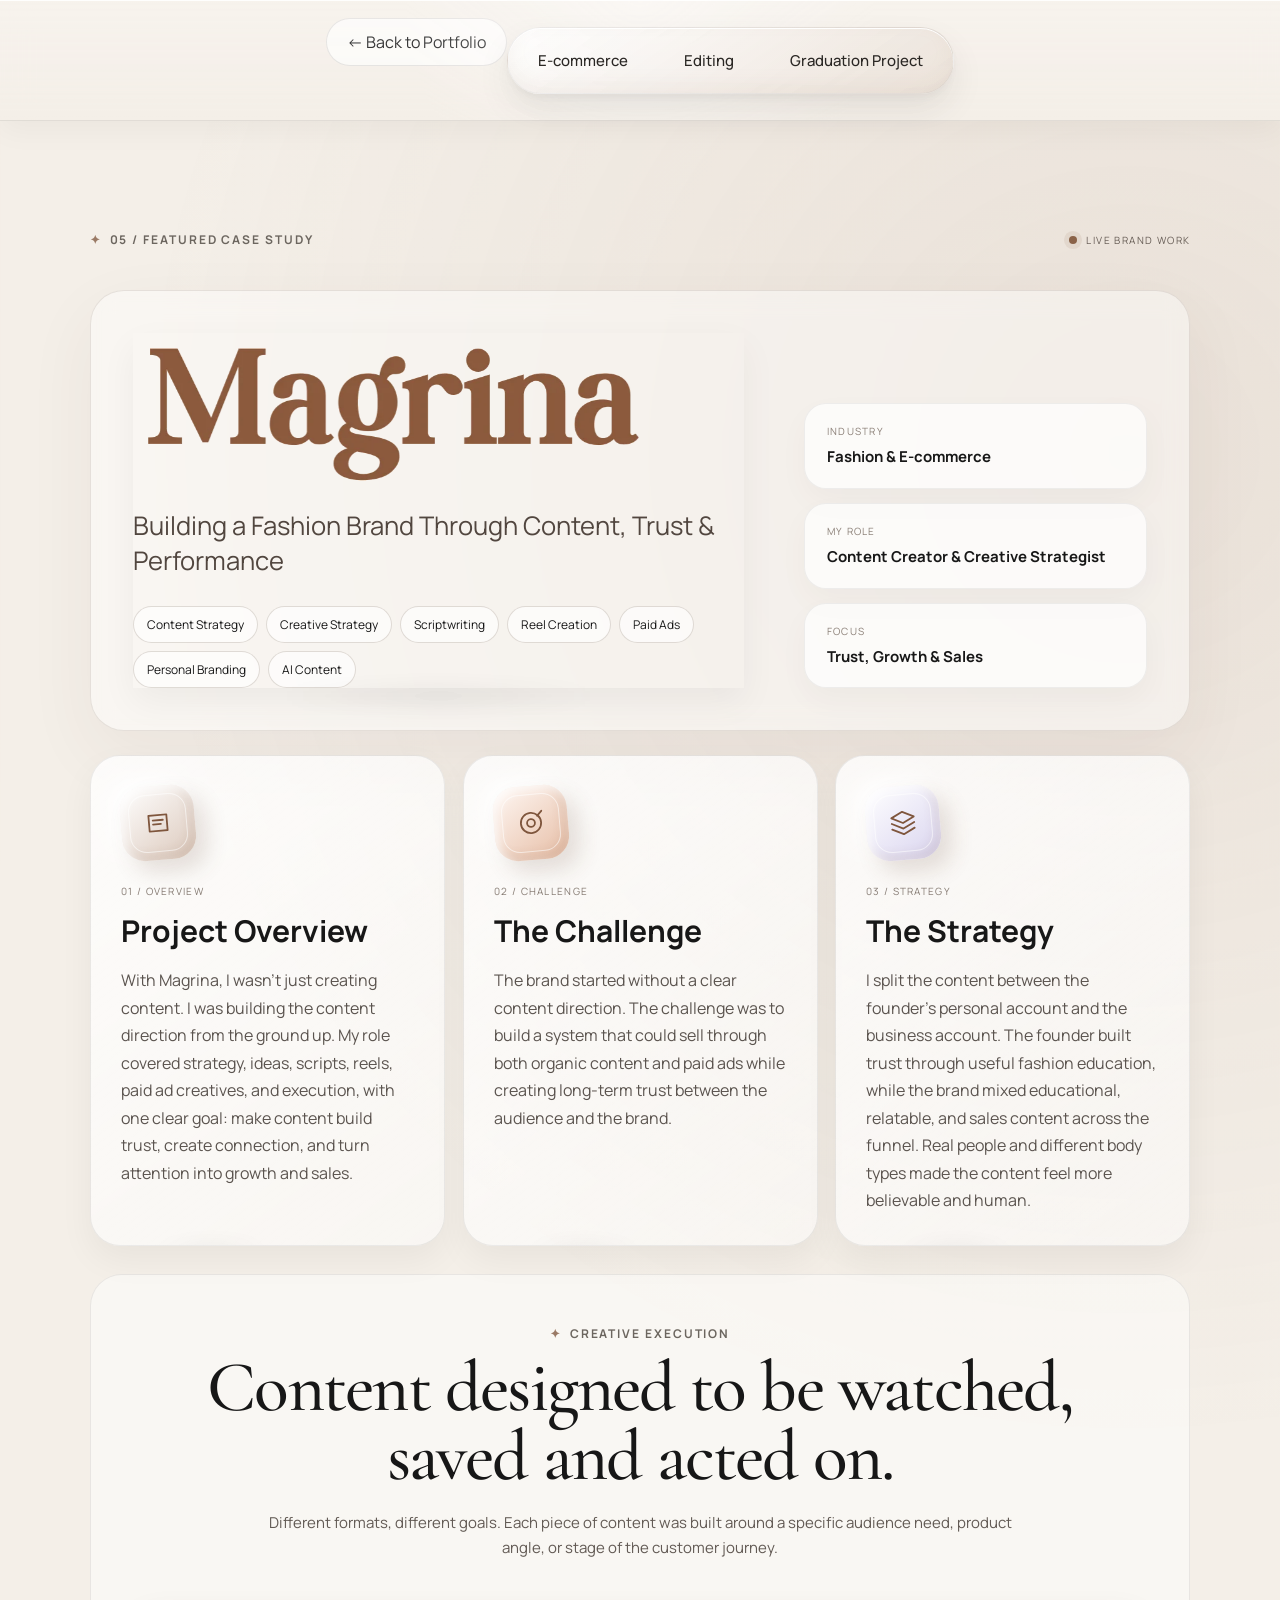
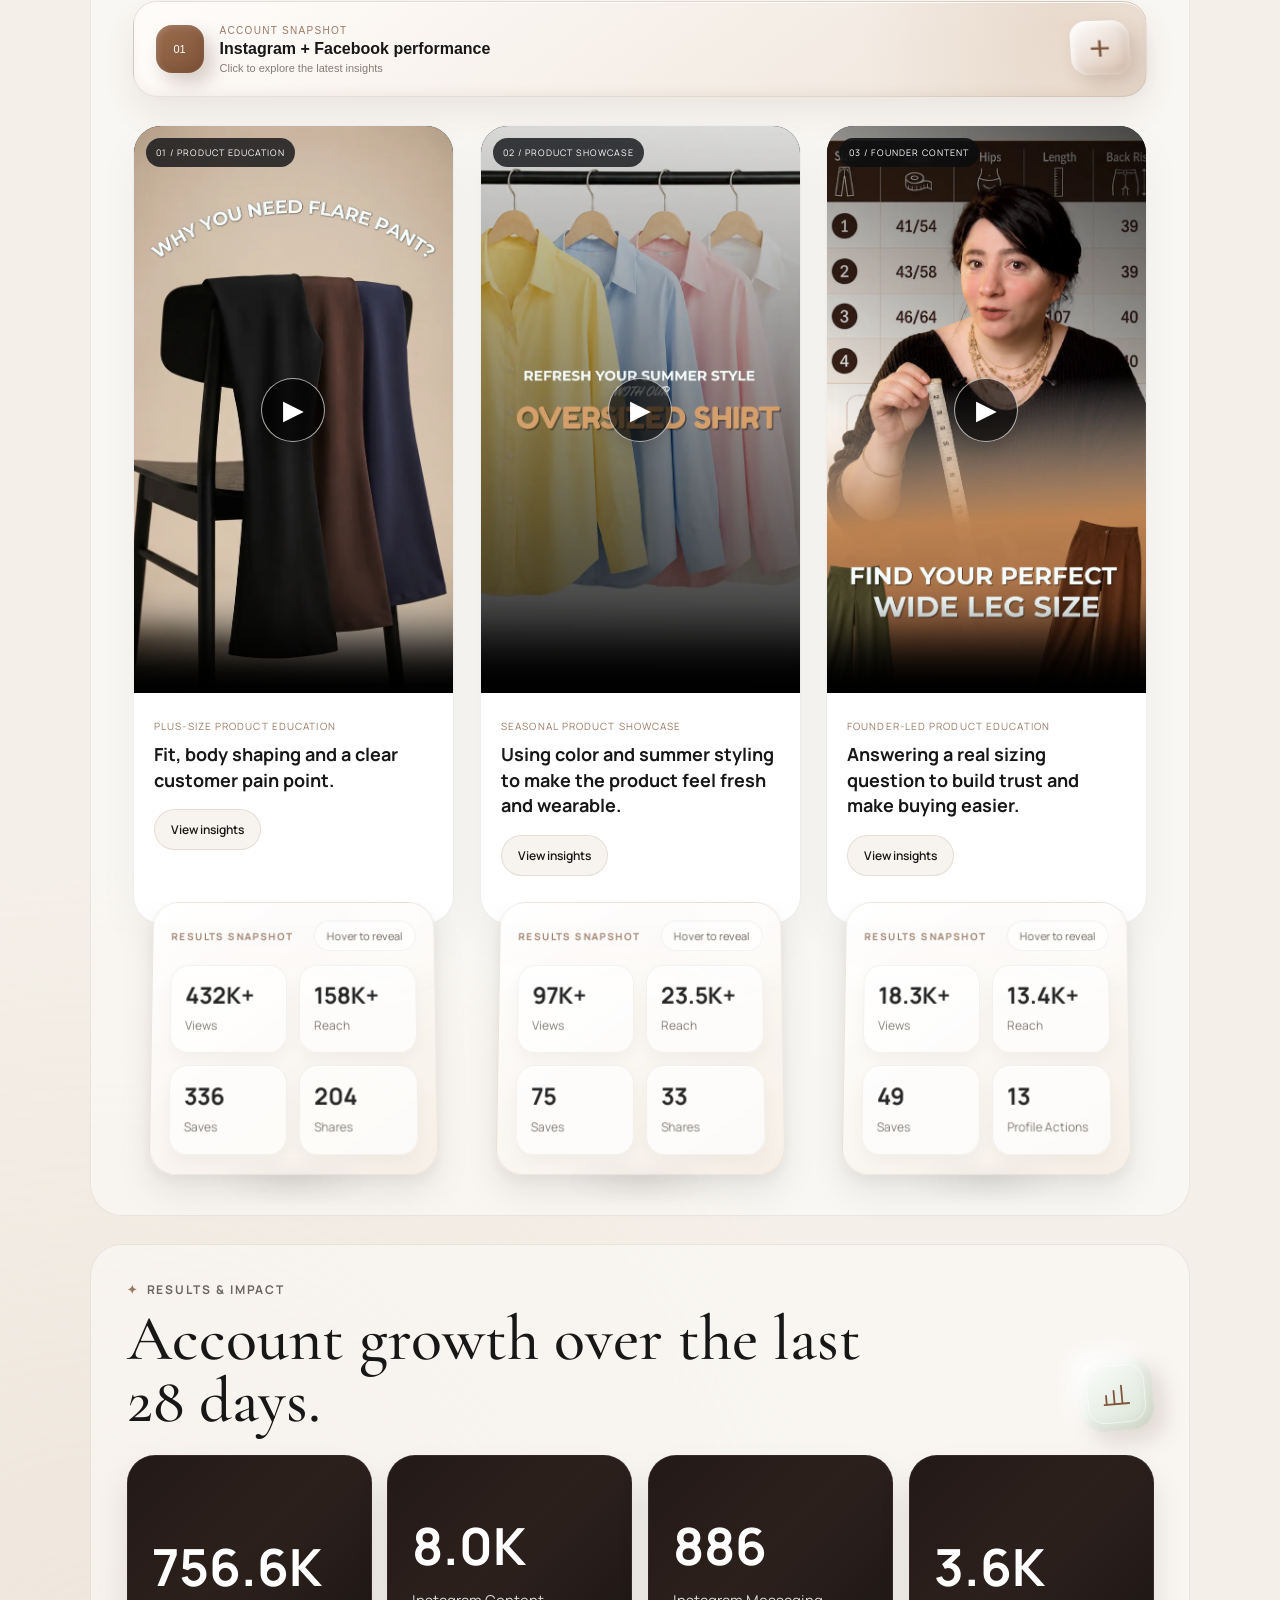
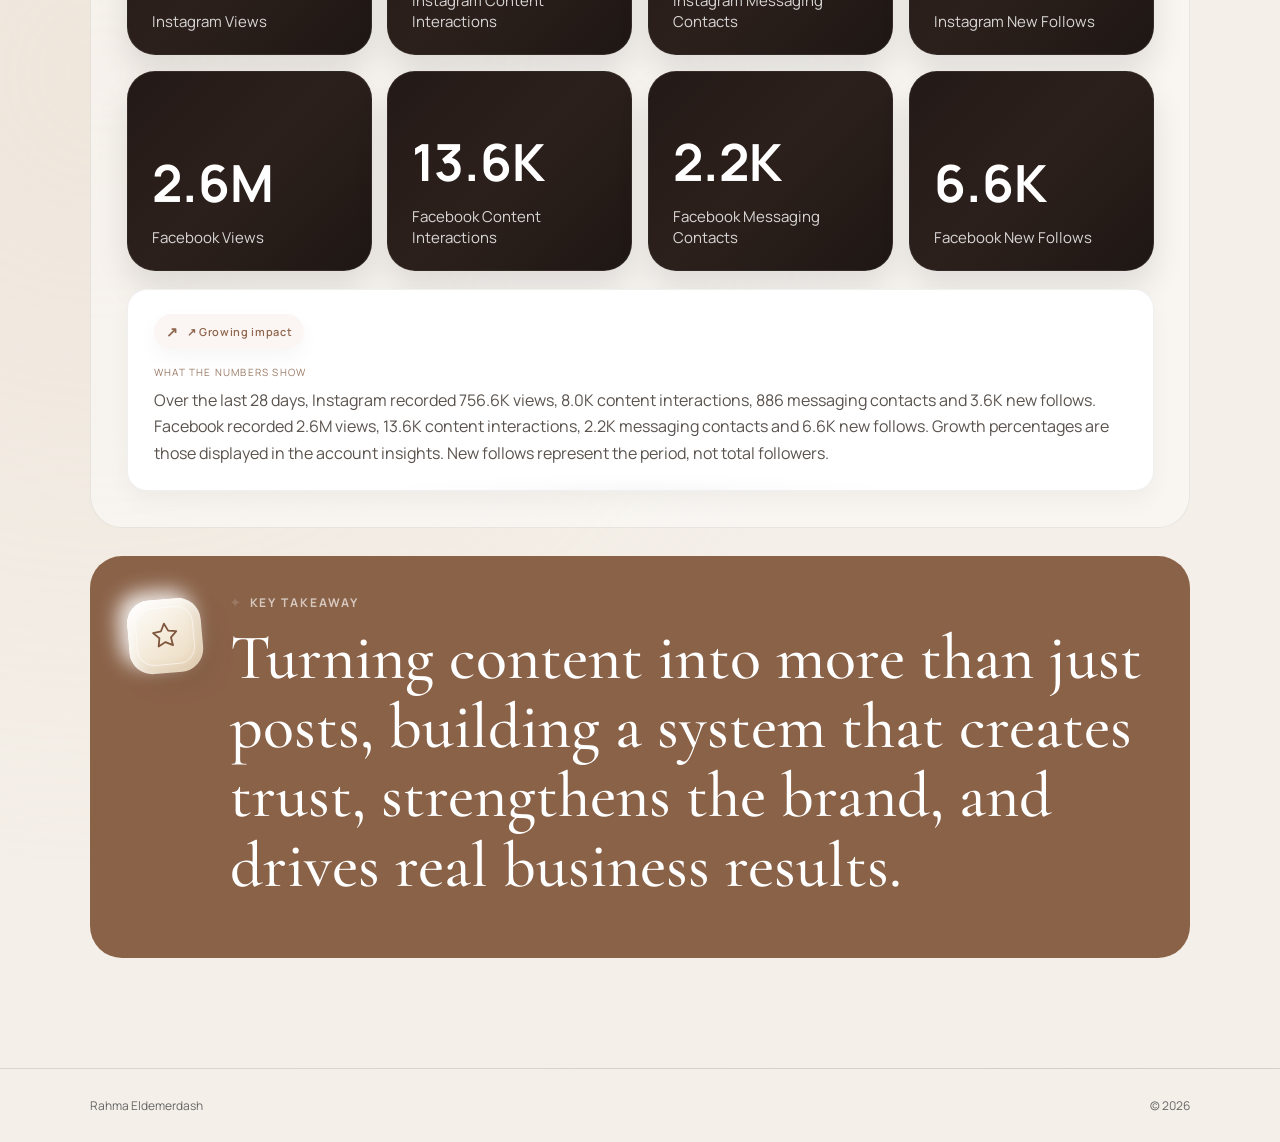
<file: magrina.html>
<!DOCTYPE html>

<html lang="en"><head>
<meta charset="utf-8"/>
<meta content="width=device-width, initial-scale=1.0, viewport-fit=cover" name="viewport"/>
<title>Magrina | Rahma Eldemerdash</title>
<meta content="Magrina: content strategy, reels, and brand performance by Rahma Eldemerdash." name="description"/>
<link href="https://fonts.googleapis.com" rel="preconnect"/>
<link crossorigin="" href="https://fonts.gstatic.com" rel="preconnect"/>
<link href="https://fonts.googleapis.com/css2?family=Cormorant+Garamond:wght@500;600&amp;family=Manrope:wght@400;500;600;700&amp;display=swap" rel="stylesheet"/>
<link href="style.css" rel="stylesheet"/>
<style>
#snapshot-modal .account-insights-heading{margin:30px 0 0;font-size:20px;color:#645c56}
#snapshot-modal .account-insights-grid{align-items:start}
#snapshot-modal .account-insight-frame{height:auto !important;background:#fff}
#snapshot-modal .account-insight-frame img{width:100%;height:auto;object-fit:contain;display:block}
</style>
</head><body class="magrina-page"><header class="nav"><a class="editing-back" href="index.html">← Back to Portfolio</a><nav><a href="#work">E-commerce</a><a href="video-editing.html" rel="noopener" target="_blank">Editing</a><a href="graduation-project.html" rel="noopener" target="_blank">Graduation Project</a></nav></header><main><section class="section case-study case-study-v2" id="work">
<div class="case-topline">
<div class="section-label">05 / FEATURED CASE STUDY</div>
<div class="case-status"><span></span> LIVE BRAND WORK</div>
</div>
<div class="case-hero">
<div class="case-brand-panel pop-3d">
<img alt="Magrina logo" class="magrina-logo" decoding="async" fetchpriority="high" loading="eager" src="magrina-logo.webp"/>
<p class="project-subtitle">Building a Fashion Brand Through Content, Trust &amp; Performance</p>
<div class="chips case-chips">
<span>Content Strategy</span>
<span>Creative Strategy</span>
<span>Scriptwriting</span>
<span>Reel Creation</span>
<span>Paid Ads</span>
<span>Personal Branding</span>
<span>AI Content</span>
</div>
</div>
<div class="case-meta-panel">
<div class="case-meta-item">
<span>Industry</span>
<strong>Fashion &amp; E-commerce</strong>
</div>
<div class="case-meta-item">
<span>My Role</span>
<strong>Content Creator &amp; Creative Strategist</strong>
</div>
<div class="case-meta-item">
<span>Focus</span>
<strong>Trust, Growth &amp; Sales</strong>
</div>
</div>
</div>
<div class="case-story-grid">
<article class="case-story-card pop-3d">
<div aria-hidden="true" class="case-icon-3d icon-overview">
<svg viewbox="0 0 64 64"><path d="M16 18h32v28H16z"></path><path d="M23 27h18M23 34h14"></path></svg>
</div>
<span class="case-card-label">01 / OVERVIEW</span>
<h3>Project Overview</h3>
<p>
            With Magrina, I wasn’t just creating content. I was building the content direction from the ground up.
            My role covered strategy, ideas, scripts, reels, paid ad creatives, and execution, with one clear goal:
            make content build trust, create connection, and turn attention into growth and sales.
          </p>
</article>
<article class="case-story-card pop-3d">
<div aria-hidden="true" class="case-icon-3d icon-challenge">
<svg viewbox="0 0 64 64"><circle cx="32" cy="32" r="18"></circle><circle cx="32" cy="32" r="7"></circle><path d="M44 20l8-8"></path></svg>
</div>
<span class="case-card-label">02 / CHALLENGE</span>
<h3>The Challenge</h3>
<p>
            The brand started without a clear content direction. The challenge was to build a system that could sell
            through both organic content and paid ads while creating long-term trust between the audience and the brand.
          </p>
</article>
<article class="case-story-card pop-3d">
<div aria-hidden="true" class="case-icon-3d icon-strategy">
<svg viewbox="0 0 64 64"><path d="M12 22l20-10 20 10-20 10z"></path><path d="M12 32l20 10 20-10M12 42l20 10 20-10"></path></svg>
</div>
<span class="case-card-label">03 / STRATEGY</span>
<h3>The Strategy</h3>
<p>
            I split the content between the founder’s personal account and the business account. The founder built trust
            through useful fashion education, while the brand mixed educational, relatable, and sales content across
            the funnel. Real people and different body types made the content feel more believable and human.
          </p>
</article>
</div>
<div class="case-visual-section execution-final">
<div class="execution-title-block">
<div class="section-label">CREATIVE EXECUTION</div>
<h3>Content designed to be watched, saved and acted on.</h3>
<p>
            Different formats, different goals. Each piece of content was built around a specific audience need,
            product angle, or stage of the customer journey.
          </p>
</div>
<button aria-controls="snapshot-modal" aria-haspopup="dialog" class="snapshot-popup-trigger" type="button">
<div class="snapshot-trigger-left">
<span class="snapshot-index-3d">01</span>
<div>
<span class="snapshot-trigger-kicker">ACCOUNT SNAPSHOT</span>
<strong>Instagram + Facebook performance</strong>
<small>Click to explore the latest insights</small>
</div>
</div>
<div aria-hidden="true" class="snapshot-cube">
<span class="cube-face cube-front">+</span>
<span class="cube-face cube-back"></span>
</div>
</button>
<div aria-labelledby="snapshot-modal-title" aria-modal="true" class="snapshot-modal" hidden="" id="snapshot-modal" role="dialog">
<div class="snapshot-modal-backdrop" data-close-snapshot=""></div>
<div class="snapshot-modal-card" role="document">
<button aria-label="Close account snapshot" class="snapshot-modal-close" data-close-snapshot="" type="button">×</button>
<div class="snapshot-modal-head">
<div>
<span class="snapshot-modal-kicker">ACCOUNT SNAPSHOT</span>
<h4 id="snapshot-modal-title">Magrina on Instagram &amp; Facebook</h4>
<p>Account performance over the last 28 days, as shown in the supplied insights.</p>
</div>
<div class="snapshot-modal-stats">
<div><strong>3.6K</strong><span>Instagram new follows · 28 days</span></div>
<div><strong>6.6K</strong><span>Facebook new follows · 28 days</span></div>
<div><strong>2.6M</strong><span>Facebook views · 28 days</span></div>
</div>
</div>
<h5 class="account-insights-heading">Account Insights</h5>
<div class="snapshot-modal-images account-insights-grid">
<figure class="snapshot-modal-image">
<div class="snapshot-modal-image-frame account-insight-frame">
<img alt="Magrina instagram overview — last 28 days" data-deferred-src="ins-1.webp" decoding="async" loading="lazy"/>
</div>
<figcaption><span>Instagram overview</span><strong>Views, interactions and new follows</strong></figcaption>
</figure>
<figure class="snapshot-modal-image">
<div class="snapshot-modal-image-frame account-insight-frame">
<img alt="Magrina instagram details — last 28 days" data-deferred-src="ins-2.webp" decoding="async" loading="lazy"/>
</div>
<figcaption><span>Instagram details</span><strong>Messaging, content and audience</strong></figcaption>
</figure>
<figure class="snapshot-modal-image">
<div class="snapshot-modal-image-frame account-insight-frame">
<img alt="Magrina facebook details — last 28 days" data-deferred-src="ins-3.webp" decoding="async" loading="lazy"/>
</div>
<figcaption><span>Facebook details</span><strong>Messaging and content performance</strong></figcaption>
</figure>
<figure class="snapshot-modal-image">
<div class="snapshot-modal-image-frame account-insight-frame">
<img alt="Magrina facebook overview — last 28 days" data-deferred-src="ins-4.webp" decoding="async" loading="lazy"/>
</div>
<figcaption><span>Facebook overview</span><strong>Views, interactions and new follows</strong></figcaption>
</figure>
<figure class="snapshot-modal-image"><div class="snapshot-modal-image-frame account-insight-frame"><img alt="Magrina account insights 5" data-deferred-src="ins-5.webp" decoding="async" loading="lazy"/></div><figcaption><span>Account Insights</span><strong>Performance snapshot — 05</strong></figcaption></figure><figure class="snapshot-modal-image"><div class="snapshot-modal-image-frame account-insight-frame"><img alt="Magrina account insights 6" data-deferred-src="ins-6.webp" decoding="async" loading="lazy"/></div><figcaption><span>Account Insights</span><strong>Performance snapshot — 06</strong></figcaption></figure></div>
</div>
</div>
<div class="video-case-grid">
<article class="video-case-card pop-3d video-case-card-v3"><div class="video-case-main"><div class="video-shell">
<div class="deferred-video"><video controls="" data-deferred-poster="thumb-video-01.webp" playsinline="" preload="none">
<source data-deferred-src="magrina-video-01.mp4" type="video/mp4"/>
</video><button aria-label="Play video" class="deferred-video-play" type="button">▶</button><noscript><a href="magrina-video-01.mp4">Open video</a></noscript></div>
<div class="video-badge">01 / PRODUCT EDUCATION</div>
</div><div class="video-case-body">
<div class="video-title-row">
<div>
<span class="video-type">Plus-Size Product Education</span>
<h4>Fit, body shaping and a clear customer pain point.</h4>
</div>
<button class="proof-toggle" data-proof="proof-01" type="button">View insights</button>
</div>
<div class="proof-panel" id="proof-01">
<img alt="Insights for product education reel" data-deferred-src="result-video-01.webp" decoding="async" loading="lazy"/>
</div>
</div></div><aside class="video-stats-popout pop-3d tilt-popout"><div class="video-stats-popout-head"><span>RESULTS SNAPSHOT</span><small>Hover to reveal</small></div><div class="video-stats">
<div><strong>432K+</strong><span>Views</span></div>
<div><strong>158K+</strong><span>Reach</span></div>
<div><strong>336</strong><span>Saves</span></div>
<div><strong>204</strong><span>Shares</span></div>
</div></aside></article>
<article class="video-case-card pop-3d video-case-card-v3"><div class="video-case-main"><div class="video-shell">
<div class="deferred-video"><video controls="" data-deferred-poster="thumb-video-02.webp" playsinline="" preload="none">
<source data-deferred-src="magrina-video-02.mp4" type="video/mp4"/>
</video><button aria-label="Play video" class="deferred-video-play" type="button">▶</button><noscript><a href="magrina-video-02.mp4">Open video</a></noscript></div>
<div class="video-badge">02 / PRODUCT SHOWCASE</div>
</div><div class="video-case-body">
<div class="video-title-row">
<div>
<span class="video-type">Seasonal Product Showcase</span>
<h4>Using color and summer styling to make the product feel fresh and wearable.</h4>
</div>
<button class="proof-toggle" data-proof="proof-02" type="button">View insights</button>
</div>
<div class="proof-panel" id="proof-02">
<img alt="Insights for seasonal product showcase reel" data-deferred-src="result-video-02.webp" decoding="async" loading="lazy"/>
</div>
</div></div><aside class="video-stats-popout pop-3d tilt-popout"><div class="video-stats-popout-head"><span>RESULTS SNAPSHOT</span><small>Hover to reveal</small></div><div class="video-stats">
<div><strong>97K+</strong><span>Views</span></div>
<div><strong>23.5K+</strong><span>Reach</span></div>
<div><strong>75</strong><span>Saves</span></div>
<div><strong>33</strong><span>Shares</span></div>
</div></aside></article>
<article class="video-case-card pop-3d video-case-card-v3"><div class="video-case-main"><div class="video-shell">
<div class="deferred-video"><video controls="" data-deferred-poster="thumb-video-03.webp" playsinline="" preload="none">
<source data-deferred-src="magrina-video-03.mp4" type="video/mp4"/>
</video><button aria-label="Play video" class="deferred-video-play" type="button">▶</button><noscript><a href="magrina-video-03.mp4">Open video</a></noscript></div>
<div class="video-badge">03 / FOUNDER CONTENT</div>
</div><div class="video-case-body">
<div class="video-title-row">
<div>
<span class="video-type">Founder-Led Product Education</span>
<h4>Answering a real sizing question to build trust and make buying easier.</h4>
</div>
<button class="proof-toggle" data-proof="proof-03" type="button">View insights</button>
</div>
<div class="proof-panel" id="proof-03">
<img alt="Insights for founder educational reel" data-deferred-src="result-video-03.webp" decoding="async" loading="lazy"/>
</div>
</div></div><aside class="video-stats-popout pop-3d tilt-popout"><div class="video-stats-popout-head"><span>RESULTS SNAPSHOT</span><small>Hover to reveal</small></div><div class="video-stats">
<div><strong>18.3K+</strong><span>Views</span></div>
<div><strong>13.4K+</strong><span>Reach</span></div>
<div><strong>49</strong><span>Saves</span></div>
<div><strong>13</strong><span>Profile Actions</span></div>
</div></aside></article>
</div>
</div>
<div class="results results-v2 results-final results-counter-section">
<div class="results-head">
<div>
<div class="section-label">RESULTS &amp; IMPACT</div>
<h3>Account growth over the last 28 days.</h3>
</div>
<div aria-hidden="true" class="case-icon-3d icon-results">
<svg viewbox="0 0 64 64"><path d="M14 48V34M28 48V26M42 48V18M10 50h44"></path></svg>
</div>
</div>
<div class="result-grid result-grid-v2 result-summary-grid">
<div class="result-counter-card pop-3d"><div class="result-growth-chip">+290%</div><strong>756.6K</strong><span>Instagram Views</span><div aria-hidden="true" class="result-sparkline"><i></i><i></i><i></i><i></i></div></div>
<div class="result-counter-card pop-3d"><div class="result-growth-chip">+257%</div><strong>8.0K</strong><span>Instagram Content Interactions</span><div aria-hidden="true" class="result-sparkline"><i></i><i></i><i></i><i></i></div></div>
<div class="result-counter-card pop-3d"><div class="result-growth-chip">+182%</div><strong>886</strong><span>Instagram Messaging Contacts</span><div aria-hidden="true" class="result-sparkline"><i></i><i></i><i></i><i></i></div></div>
<div class="result-counter-card pop-3d"><div class="result-growth-chip">+466%</div><strong>3.6K</strong><span>Instagram New Follows</span><div aria-hidden="true" class="result-sparkline"><i></i><i></i><i></i><i></i></div></div>
<div class="result-counter-card pop-3d"><div class="result-growth-chip">+233%</div><strong>2.6M</strong><span>Facebook Views</span><div aria-hidden="true" class="result-sparkline"><i></i><i></i><i></i><i></i></div></div>
<div class="result-counter-card pop-3d"><div class="result-growth-chip">+367%</div><strong>13.6K</strong><span>Facebook Content Interactions</span><div aria-hidden="true" class="result-sparkline"><i></i><i></i><i></i><i></i></div></div>
<div class="result-counter-card pop-3d"><div class="result-growth-chip">+209%</div><strong>2.2K</strong><span>Facebook Messaging Contacts</span><div aria-hidden="true" class="result-sparkline"><i></i><i></i><i></i><i></i></div></div>
<div class="result-counter-card pop-3d"><div class="result-growth-chip">+841%</div><strong>6.6K</strong><span>Facebook New Follows</span><div aria-hidden="true" class="result-sparkline"><i></i><i></i><i></i><i></i></div></div>
</div>
<div class="result-note-card pop-3d"><div aria-hidden="true" class="result-growth-float">↗ Growing impact</div>
<span>WHAT THE NUMBERS SHOW</span>
<p>
            Over the last 28 days, Instagram recorded 756.6K views, 8.0K content interactions,
            886 messaging contacts and 3.6K new follows. Facebook recorded 2.6M views,
            13.6K content interactions, 2.2K messaging contacts and 6.6K new follows.
            Growth percentages are those displayed in the account insights. New follows represent the period, not total followers.
          </p>
</div>
</div>
<div class="takeaway takeaway-v2">
<div aria-hidden="true" class="case-icon-3d icon-takeaway">
<svg viewbox="0 0 64 64"><path d="M32 10l6.4 13 14.3 2.1-10.4 10.1 2.5 14.3L32 42.8 19.2 49.5l2.5-14.3L11.3 25.1l14.3-2.1z"></path></svg>
</div>
<div>
<div class="section-label">KEY TAKEAWAY</div>
<blockquote>
            Turning content into more than just posts, building a system that creates trust,
            strengthens the brand, and drives real business results.
          </blockquote>
</div>
</div>
</section></main><footer><span>Rahma Eldemerdash</span><span>© <span id="year"></span></span></footer><script src="script.js"></script><script>document.querySelectorAll("video").forEach(v=>v.addEventListener("play",()=>document.querySelectorAll("video").forEach(o=>{if(o!==v)o.pause()})));</script></body></html>
</file>
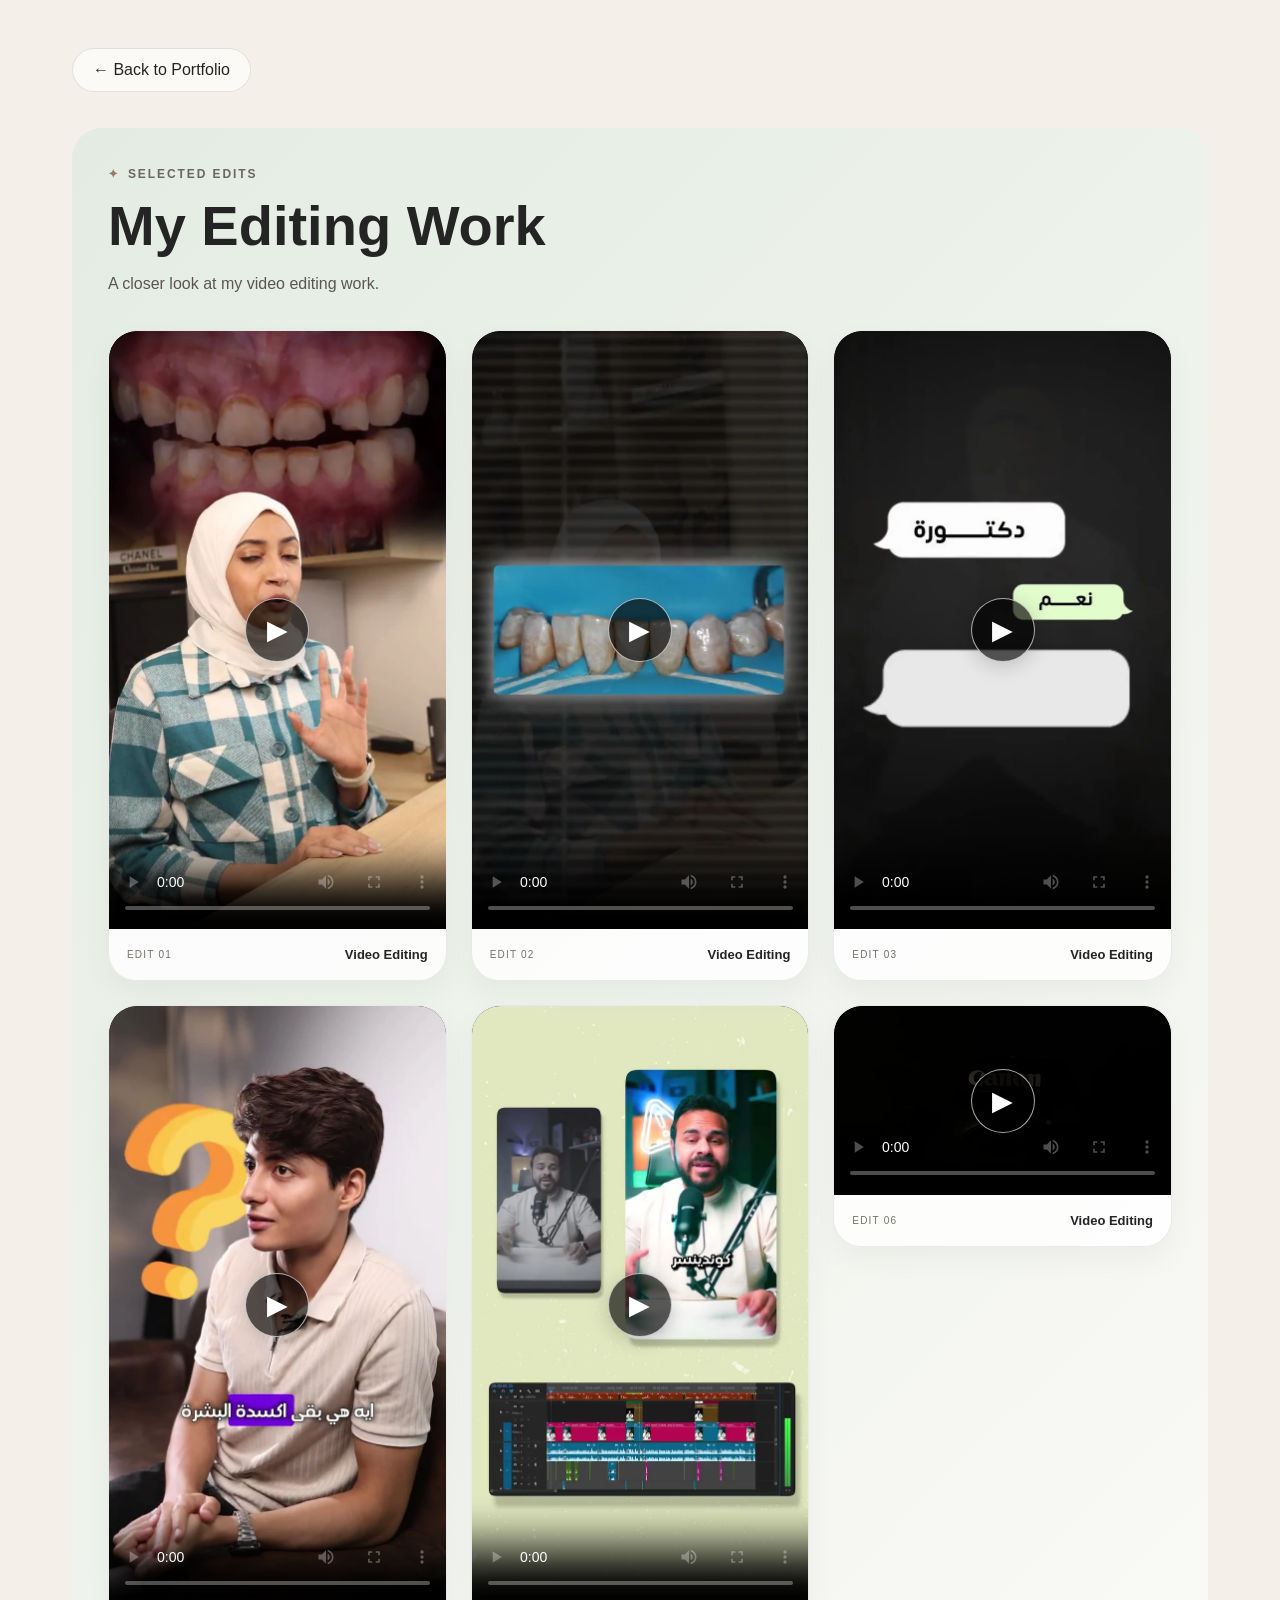
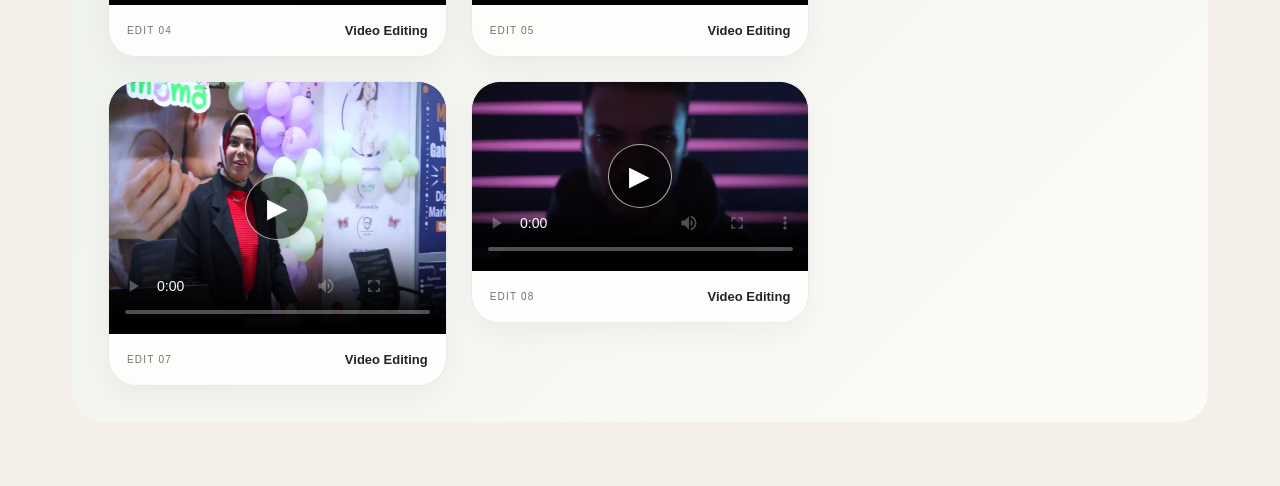
<file: video-editing.html>
<!DOCTYPE html>

<html lang="en"><head><meta charset="utf-8"/><meta content="width=device-width,initial-scale=1" name="viewport"/><title>Video Editing | Rahma Eldemerdash</title><link href="style.css" rel="stylesheet"/></head>
<body class="editing-page"><main class="editing-page-main"><a class="editing-back" href="index.html#services">← Back to Portfolio</a><section aria-labelledby="editing-work-title" class="editing-work">
<div class="editing-work-heading">
<span class="section-label">SELECTED EDITS</span>
<h4 id="editing-work-title">My Editing Work</h4>
<p>A closer look at my video editing work.</p>
</div>
<div class="editing-video-grid">
<figure class="editing-video-card">
<div class="deferred-video"><video aria-label="Video editing sample 1" controls="" data-deferred-poster="editing/edit-01.webp" playsinline="" preload="none">
<source data-deferred-src="editing/edit-01.mp4" type="video/mp4"/>
        Your browser does not support this video.
      </video><button aria-label="Play Video editing sample 1" class="deferred-video-play" type="button">▶</button><noscript><a href="editing/edit-01.mp4">Open video</a></noscript></div>
<figcaption><span>EDIT 01</span><strong>Video Editing</strong></figcaption>
</figure>
<figure class="editing-video-card">
<div class="deferred-video"><video aria-label="Video editing sample 2" controls="" data-deferred-poster="editing/edit-02.webp" playsinline="" preload="none">
<source data-deferred-src="editing/edit-02.mp4" type="video/mp4"/>
        Your browser does not support this video.
      </video><button aria-label="Play Video editing sample 2" class="deferred-video-play" type="button">▶</button><noscript><a href="editing/edit-02.mp4">Open video</a></noscript></div>
<figcaption><span>EDIT 02</span><strong>Video Editing</strong></figcaption>
</figure>
<figure class="editing-video-card">
<div class="deferred-video"><video aria-label="Video editing sample 3" controls="" data-deferred-poster="editing/edit-03.webp" playsinline="" preload="none">
<source data-deferred-src="editing/edit-03.mp4" type="video/mp4"/>
        Your browser does not support this video.
      </video><button aria-label="Play Video editing sample 3" class="deferred-video-play" type="button">▶</button><noscript><a href="editing/edit-03.mp4">Open video</a></noscript></div>
<figcaption><span>EDIT 03</span><strong>Video Editing</strong></figcaption>
</figure>
<figure class="editing-video-card">
<div class="deferred-video"><video aria-label="Video editing sample 4" controls="" data-deferred-poster="editing/edit-04.webp" playsinline="" preload="none">
<source data-deferred-src="editing/edit-04.mp4" type="video/mp4"/>
        Your browser does not support this video.
      </video><button aria-label="Play Video editing sample 4" class="deferred-video-play" type="button">▶</button><noscript><a href="editing/edit-04.mp4">Open video</a></noscript></div>
<figcaption><span>EDIT 04</span><strong>Video Editing</strong></figcaption>
</figure>
<figure class="editing-video-card">
<div class="deferred-video"><video aria-label="Video editing sample 5" controls="" data-deferred-poster="editing/edit-05.webp" playsinline="" preload="none">
<source data-deferred-src="editing/edit-05.mp4" type="video/mp4"/>
        Your browser does not support this video.
      </video><button aria-label="Play Video editing sample 5" class="deferred-video-play" type="button">▶</button><noscript><a href="editing/edit-05.mp4">Open video</a></noscript></div>
<figcaption><span>EDIT 05</span><strong>Video Editing</strong></figcaption>
</figure>
<figure class="editing-video-card">
<div class="deferred-video"><video aria-label="Video editing sample 6" controls="" data-deferred-poster="editing/edit-06.webp" playsinline="" preload="none" style="aspect-ratio:16/9"><source data-deferred-src="editing/edit-06.mp4" type="video/mp4"/>Your browser does not support this video.</video><button aria-label="Play Video editing sample 6" class="deferred-video-play" type="button">▶</button><noscript><a href="editing/edit-06.mp4">Open video</a></noscript></div>
<figcaption><span>EDIT 06</span><strong>Video Editing</strong></figcaption>
</figure>
<figure class="editing-video-card">
<div class="deferred-video"><video aria-label="Video editing sample 7" controls="" data-deferred-poster="editing/edit-07.webp" playsinline="" preload="none" style="aspect-ratio:4/3"><source data-deferred-src="editing/edit-07.mp4" type="video/mp4"/>Your browser does not support this video.</video><button aria-label="Play Video editing sample 7" class="deferred-video-play" type="button">▶</button><noscript><a href="editing/edit-07.mp4">Open video</a></noscript></div>
<figcaption><span>EDIT 07</span><strong>Video Editing</strong></figcaption>
</figure>
<figure class="editing-video-card">
<div class="deferred-video"><video aria-label="Video editing sample 8" controls="" data-deferred-poster="editing/edit-08.webp" playsinline="" preload="none" style="aspect-ratio:16/9"><source data-deferred-src="editing/edit-08.mp4" type="video/mp4"/>Your browser does not support this video.</video><button aria-label="Play Video editing sample 8" class="deferred-video-play" type="button">▶</button><noscript><a href="editing/edit-08.mp4">Open video</a></noscript></div>
<figcaption><span>EDIT 08</span><strong>Video Editing</strong></figcaption>
</figure>
</div>
</section></main><script>
document.querySelectorAll('video').forEach(video => video.addEventListener('play', () => { document.querySelectorAll('video').forEach(other => { if (other !== video) other.pause(); }); }));
</script><script src="script.js"></script></body></html>
</file>
<file: style.css>
*{box-sizing:border-box}html{scroll-behavior:smooth}body{margin:0;background:#f4efe8;color:#171717;font-family:"Manrope",sans-serif}a{color:inherit;text-decoration:none}.nav{position:sticky;top:0;z-index:20;display:flex;align-items:center;justify-content:space-between;padding:22px 6vw;background:rgba(244,239,232,.88);backdrop-filter:blur(14px);border-bottom:1px solid rgba(0,0,0,.08)}.logo{font-weight:700;letter-spacing:.08em}.nav nav{display:flex;gap:28px;font-size:14px}.section{padding:110px 7vw;border-bottom:1px solid rgba(0,0,0,.1)}.hero{min-height:88vh;display:flex;flex-direction:column;justify-content:center;position:relative}.eyebrow,.section-label{font-size:12px;letter-spacing:.16em;font-weight:700;color:#6c665f}.hero h1,.section h2{font-family:"Cormorant Garamond",serif}.hero h1{font-size:clamp(70px,12vw,170px);line-height:.82;margin:25px 0 35px;letter-spacing:-.035em;font-weight:500}.hero-copy{max-width:720px;font-size:clamp(20px,2.2vw,34px);line-height:1.25;margin:0 0 34px}.hero-actions{display:flex;gap:12px;flex-wrap:wrap}.btn{display:inline-flex;padding:14px 20px;border-radius:999px;border:1px solid #171717;font-weight:600}.btn.primary{background:#171717;color:#fff}.btn.ghost{background:transparent}.scroll-note{position:absolute;bottom:30px;right:7vw;font-size:11px;letter-spacing:.14em}.split{display:grid;grid-template-columns:1fr 1fr;gap:80px}.split h2,.wide-title{font-size:clamp(48px,7vw,100px);line-height:.94;margin:18px 0}.about-copy{font-size:21px;line-height:1.55;max-width:680px}.service-grid{display:grid;grid-template-columns:repeat(3,1fr);gap:14px;margin-top:50px}.card{background:#fff;border:1px solid rgba(0,0,0,.08);padding:28px;min-height:240px;border-radius:22px}.card span{font-size:12px;color:#777}.card h3{font-size:25px;margin:35px 0 14px}.card p{color:#56514d;line-height:1.5}.project-heading{display:flex;justify-content:space-between;gap:40px;align-items:end;margin-top:20px}.project-heading h2{font-size:clamp(70px,9vw,130px);margin:0;font-weight:500}.project-subtitle{font-size:22px;max-width:620px}.project-meta{display:grid;grid-template-columns:1fr 1fr;gap:28px;min-width:340px;font-size:14px}.chips{display:flex;gap:8px;flex-wrap:wrap;margin:45px 0}.chips span{padding:9px 13px;border:1px solid #171717;border-radius:999px;font-size:12px}.case-block{padding:40px 0}.case-block h3,.creative-execution h3,.results h3{font-size:30px;margin:0 0 14px}.case-block p{font-size:18px;line-height:1.65;max-width:980px}.case-columns{display:grid;grid-template-columns:1fr 1fr;gap:50px}.media-grid{display:grid;grid-template-columns:repeat(3,1fr);gap:14px;margin-top:25px}.media-placeholder{aspect-ratio:4/5;border:1px dashed rgba(0,0,0,.35);border-radius:18px;display:flex;align-items:center;justify-content:center;text-align:center;background:rgba(255,255,255,.35);font-weight:600}.media-placeholder small{font-weight:400;color:#777}.results{margin-top:70px}.result-grid{display:grid;grid-template-columns:repeat(4,1fr);gap:12px;margin-top:25px}.result-grid div{background:#171717;color:#fff;padding:28px;border-radius:18px}.result-grid strong{display:block;font-family:"Cormorant Garamond",serif;font-size:48px}.result-grid span{font-size:13px;color:#c9c2ba}.results-note{color:#777;font-size:13px}.takeaway{padding:100px 0 20px}.takeaway blockquote{font-family:"Cormorant Garamond",serif;font-size:clamp(38px,5vw,72px);line-height:1.08;margin:20px 0;max-width:1100px;font-weight:500}.contact h2{font-size:clamp(60px,8vw,120px);line-height:.94;margin:20px 0;font-weight:500}.contact p{font-size:20px;max-width:650px;line-height:1.5}.contact-links{display:flex;gap:12px;flex-wrap:wrap;margin-top:35px}.contact-links a{padding:13px 18px;border:1px solid #171717;border-radius:999px}footer{padding:28px 7vw;display:flex;justify-content:space-between;font-size:12px;color:#666}@media(max-width:900px){.nav nav{display:none}.section{padding:80px 6vw}.split,.case-columns{grid-template-columns:1fr}.service-grid,.media-grid{grid-template-columns:1fr 1fr}.project-heading{display:block}.project-meta{margin-top:30px;min-width:0}.result-grid{grid-template-columns:1fr 1fr}}@media(max-width:600px){.hero{min-height:82vh}.hero h1{font-size:72px}.service-grid,.media-grid,.result-grid{grid-template-columns:1fr}.about-copy{font-size:18px}.project-meta{grid-template-columns:1fr}.scroll-note{display:none}footer{flex-direction:column;gap:8px}}


/* --- PERSONAL IMAGE LAYOUT --- */
.hero{min-height:88vh;padding-top:80px}
.hero-grid{display:grid;grid-template-columns:minmax(0,1.08fr) minmax(320px,.72fr);gap:64px;align-items:center}
.hero-text{min-width:0}
.hero-visual{position:relative;justify-self:end;width:min(100%,520px)}
.hero-visual img{display:block;width:100%;aspect-ratio:4/5;object-fit:cover;object-position:58% center;border-radius:26px}
.image-tag{position:absolute;left:-28px;bottom:24px;background:#171717;color:#fff;padding:11px 15px;border-radius:999px;font-size:10px;letter-spacing:.14em;white-space:nowrap}
.hero h1{font-size:clamp(68px,9.2vw,138px);line-height:.84}
.hero-copy{max-width:680px}

.about-layout{display:grid;grid-template-columns:.9fr 1.1fr;gap:80px;align-items:start}
.about-intro h2{font-size:clamp(48px,6.5vw,92px);line-height:.95;margin:18px 0 34px}
.about-photo{display:block;width:min(100%,480px);aspect-ratio:4/5;object-fit:cover;object-position:center 42%;border-radius:24px}
.about-copy{padding-top:68px}

@media(max-width:1000px){
  .hero-grid{grid-template-columns:1fr .8fr;gap:36px}
  .hero h1{font-size:clamp(62px,9vw,110px)}
  .about-layout{gap:44px}
}
@media(max-width:780px){
  .hero{padding-top:50px}
  .hero-grid{grid-template-columns:1fr}
  .hero-visual{justify-self:stretch;width:100%;max-width:520px;margin-top:18px}
  .image-tag{left:14px}
  .about-layout{grid-template-columns:1fr}
  .about-copy{padding-top:0}
  .about-photo{width:100%;max-width:520px}
}


/* --- ABOUT SECTION: CLEAN EDITORIAL REDESIGN --- */
.about-section{
  padding-top:120px;
  padding-bottom:120px;
}
.about-editorial{
  display:grid;
  grid-template-columns:minmax(320px,.82fr) minmax(0,1.18fr);
  gap:clamp(60px,8vw,130px);
  align-items:center;
  max-width:1400px;
  margin:0 auto;
}
.about-photo-wrap{
  position:relative;
  width:100%;
  max-width:500px;
}
.about-photo-clean{
  display:block;
  width:100%;
  aspect-ratio:4/5;
  object-fit:cover;
  object-position:center 44%;
  border-radius:20px;
}
.about-photo-caption{
  position:absolute;
  left:22px;
  bottom:18px;
  background:rgba(244,239,232,.92);
  color:#171717;
  padding:9px 12px;
  border-radius:999px;
  font-size:10px;
  letter-spacing:.13em;
  font-weight:700;
  backdrop-filter:blur(6px);
}
.about-content{
  max-width:720px;
}
.about-content h2{
  font-size:clamp(64px,7vw,108px);
  line-height:.86;
  margin:18px 0 42px;
  font-weight:500;
  letter-spacing:-.03em;
}
.about-copy-clean{
  max-width:660px;
}
.about-copy-clean p{
  font-size:17px;
  line-height:1.75;
  color:#4d4944;
  margin:0 0 22px;
}
.about-copy-clean .about-lead{
  font-size:23px;
  line-height:1.5;
  color:#171717;
  margin-bottom:28px;
}
.about-mini-line{
  margin-top:38px;
  padding-top:18px;
  border-top:1px solid rgba(0,0,0,.14);
  font-size:10px;
  letter-spacing:.13em;
  color:#77716b;
}

@media(max-width:900px){
  .about-editorial{
    grid-template-columns:1fr;
    gap:50px;
  }
  .about-photo-wrap{
    max-width:620px;
  }
  .about-content{
    max-width:760px;
  }
}
@media(max-width:600px){
  .about-section{
    padding-top:80px;
    padding-bottom:80px;
  }
  .about-content h2{
    font-size:60px;
  }
  .about-copy-clean .about-lead{
    font-size:20px;
  }
}


/* --- REQUESTED REFINEMENTS --- */
.hero-title{
  margin:10px 0 28px;
  font-size:13px;
  letter-spacing:.16em;
  color:#6c665f;
}
.hero h1{
  margin-bottom:0;
}

.service-grid .card{
  position:relative;
  overflow:hidden;
  isolation:isolate;
}
.service-grid .card::before{
  content:"";
  position:absolute;
  width:170px;
  height:170px;
  border-radius:50%;
  filter:blur(36px);
  opacity:.26;
  z-index:-1;
  right:-45px;
  top:-45px;
}
.service-grid .card::after{
  content:"";
  position:absolute;
  inset:0;
  background:linear-gradient(145deg,rgba(255,255,255,.84),rgba(255,255,255,.56));
  z-index:-2;
}
.service-icon{
  width:48px;
  height:48px;
  border-radius:14px;
  display:grid;
  place-items:center;
  margin-top:18px;
  font-size:24px;
  background:rgba(255,255,255,.72);
  border:1px solid rgba(0,0,0,.06);
  box-shadow:0 8px 30px rgba(0,0,0,.05);
  backdrop-filter:blur(8px);
}
.service-grid .card h3{
  margin-top:22px;
}

/* subtle, service-specific blurred accents */
.strategy-card::before{background:#d9c7ff;}
.creative-card::before{background:#ffd7bb;}
.script-card::before{background:#c9e8ff;}
.reels-card::before{background:#ffd4dc;}
.editing-card::before{background:#cfe6d2;}
.ai-card::before{background:#e6d5ff;}

@media(max-width:600px){
  .hero-title{
    font-size:11px;
    margin-bottom:24px;
  }
}


/* --- SERVICES SECTION REDESIGN: MORE VISUAL & ALIVE --- */
.services-section{
  position:relative;
  overflow:hidden;
  padding-top:100px;
}
.services-section::before,
.services-section::after{
  content:"";
  position:absolute;
  border-radius:50%;
  filter:blur(70px);
  opacity:.35;
  pointer-events:none;
}
.services-section::before{
  width:280px;
  height:280px;
  background:rgba(198, 176, 255, .28);
  top:150px;
  right:-60px;
}
.services-section::after{
  width:240px;
  height:240px;
  background:rgba(255, 214, 189, .30);
  left:-70px;
  bottom:60px;
}

.services-head{
  display:grid;
  grid-template-columns:1.05fr .95fr;
  gap:48px;
  align-items:end;
  margin-bottom:42px;
}
.services-head .wide-title{
  margin:14px 0 0;
  font-size:clamp(70px,8vw,118px);
  line-height:.9;
}
.services-intro-wrap{
  max-width:560px;
  justify-self:end;
}
.services-intro{
  font-size:18px;
  line-height:1.75;
  color:#4d4944;
  margin:0 0 20px;
}
.services-floating-tags{
  display:flex;
  flex-wrap:wrap;
  gap:10px;
}
.services-floating-tags span{
  padding:10px 14px;
  border-radius:999px;
  background:rgba(255,255,255,.65);
  border:1px solid rgba(0,0,0,.07);
  backdrop-filter:blur(8px);
  font-size:12px;
  color:#5f5a55;
}

.visual-grid{
  gap:18px;
  position:relative;
}
.visual-grid .card{
  position:relative;
  min-height:330px;
  padding:28px;
  border-radius:28px;
  border:1px solid rgba(0,0,0,.06);
  background:linear-gradient(145deg, rgba(255,255,255,.88), rgba(255,255,255,.62));
  backdrop-filter:blur(6px);
  overflow:hidden;
  transition:transform .28s ease, box-shadow .28s ease;
}
.visual-grid .card:hover{
  transform:translateY(-6px);
  box-shadow:0 20px 45px rgba(0,0,0,.07);
}
.visual-grid .card::before{
  content:"";
  position:absolute;
  width:190px;
  height:190px;
  border-radius:50%;
  right:-65px;
  top:-55px;
  filter:blur(28px);
  opacity:.5;
}
.visual-grid .card::after{
  content:"";
  position:absolute;
  inset:auto 18px 18px auto;
  width:90px;
  height:90px;
  border-radius:24px;
  background:rgba(255,255,255,.28);
  border:1px solid rgba(255,255,255,.25);
  backdrop-filter:blur(10px);
  opacity:.45;
}

.card-top{
  display:flex;
  align-items:center;
  justify-content:space-between;
  gap:14px;
  margin-bottom:22px;
}
.visual-grid .card > .card-top span{
  font-size:12px;
  color:#7b756e;
}
.visual-grid .service-icon{
  width:58px;
  height:58px;
  border-radius:18px;
  display:grid;
  place-items:center;
  font-size:24px;
  background:rgba(255,255,255,.74);
  border:1px solid rgba(0,0,0,.06);
  box-shadow:0 8px 30px rgba(0,0,0,.05);
  backdrop-filter:blur(8px);
  margin-top:0;
}
.visual-grid .card h3{
  margin:0 0 14px;
  font-size:25px;
  line-height:1.2;
  max-width:85%;
}
.visual-grid .card p{
  font-size:16px;
  color:#5c5752;
  line-height:1.6;
  max-width:90%;
}
.service-tags{
  display:flex;
  gap:10px;
  flex-wrap:wrap;
  margin-top:22px;
}
.service-tags span{
  padding:8px 12px;
  border-radius:999px;
  background:rgba(255,255,255,.7);
  border:1px solid rgba(0,0,0,.06);
  font-size:11px;
  color:#625d57;
}
.service-word{
  position:absolute;
  right:22px;
  bottom:16px;
  font-family:"Cormorant Garamond",serif;
  font-size:34px;
  letter-spacing:.04em;
  color:rgba(0,0,0,.10);
  pointer-events:none;
}

/* accent colors */
.visual-grid .strategy-card::before{background:rgba(212, 196, 255, .9);}
.visual-grid .creative-card::before{background:rgba(255, 221, 198, .9);}
.visual-grid .script-card::before{background:rgba(206, 233, 255, .92);}
.visual-grid .reels-card::before{background:rgba(255, 214, 224, .9);}
.visual-grid .editing-card::before{background:rgba(214, 234, 217, .92);}
.visual-grid .ai-card::before{background:rgba(231, 214, 255, .92);}

/* slight stagger for more movement */
.visual-grid .creative-card,
.visual-grid .reels-card,
.visual-grid .ai-card{
  transform:translateY(18px);
}
.visual-grid .creative-card:hover,
.visual-grid .reels-card:hover,
.visual-grid .ai-card:hover{
  transform:translateY(10px);
}

@media(max-width:1100px){
  .services-head{
    grid-template-columns:1fr;
    gap:24px;
  }
  .services-intro-wrap{
    justify-self:start;
    max-width:720px;
  }
}
@media(max-width:900px){
  .visual-grid .card{
    min-height:300px;
  }
  .visual-grid .card h3,
  .visual-grid .card p{
    max-width:100%;
  }
  .visual-grid .creative-card,
  .visual-grid .reels-card,
  .visual-grid .ai-card{
    transform:none;
  }
}
@media(max-width:600px){
  .services-head .wide-title{
    font-size:60px;
  }
  .services-intro{
    font-size:16px;
  }
  .visual-grid .card{
    min-height:280px;
    padding:22px;
  }
  .service-word{
    font-size:28px;
  }
}


/* --- SERVICES REDESIGN V3: VISUAL, CLEAN, INTERACTIVE --- */
.service-showcase{
  display:flex;
  flex-direction:column;
  gap:24px;
  margin-top:46px;
}
.service-row{
  display:grid;
  grid-template-columns:minmax(320px,.82fr) minmax(0,1.18fr);
  align-items:stretch;
  min-height:320px;
  border-radius:30px;
  overflow:hidden;
  background:rgba(255,255,255,.68);
  border:1px solid rgba(0,0,0,.07);
  box-shadow:0 10px 35px rgba(0,0,0,.035);
  transition:transform .3s ease, box-shadow .3s ease;
}
.service-row:hover{
  transform:translateY(-6px);
  box-shadow:0 22px 55px rgba(0,0,0,.08);
}
.service-row.reverse{
  grid-template-columns:minmax(0,1.18fr) minmax(320px,.82fr);
}
.service-row.reverse .service-visual{order:2}
.service-row.reverse .service-info{order:1}

.service-visual{
  position:relative;
  min-height:320px;
  overflow:hidden;
}
.service-visual img{
  width:100%;
  height:100%;
  object-fit:cover;
  display:block;
  transition:transform .45s ease, filter .45s ease;
}
.service-row:hover .service-visual img{
  transform:scale(1.035);
}
.service-visual::after{
  content:"";
  position:absolute;
  inset:0;
  background:linear-gradient(180deg,transparent 58%,rgba(0,0,0,.04));
  pointer-events:none;
}

.service-info{
  padding:42px 46px;
  display:flex;
  flex-direction:column;
  justify-content:center;
}
.service-kicker{
  display:flex;
  justify-content:space-between;
  gap:18px;
  font-size:11px;
  letter-spacing:.12em;
  color:#77716b;
  margin-bottom:26px;
}
.service-info h3{
  font-size:clamp(30px,3vw,44px);
  line-height:1.05;
  margin:0 0 18px;
  max-width:650px;
}
.service-info p{
  font-size:17px;
  line-height:1.7;
  color:#5a5550;
  margin:0;
  max-width:650px;
}
.service-info .service-tags{
  margin-top:26px;
}
.service-info .service-tags span{
  background:#f7f4ef;
  border:1px solid rgba(0,0,0,.07);
}

@media(max-width:900px){
  .service-row,
  .service-row.reverse{
    grid-template-columns:1fr;
  }
  .service-row.reverse .service-visual,
  .service-row.reverse .service-info{
    order:initial;
  }
  .service-visual{
    min-height:250px;
  }
  .service-info{
    padding:32px 28px 36px;
  }
}


/* --- TOOLS & SOFTWARE SECTION --- */
.tools-section{
  position:relative;
  overflow:hidden;
}
.tools-section::before,
.tools-section::after{
  content:"";
  position:absolute;
  border-radius:50%;
  filter:blur(70px);
  opacity:.28;
  pointer-events:none;
}
.tools-section::before{
  width:240px;
  height:240px;
  background:rgba(198,176,255,.25);
  top:140px;
  right:-60px;
}
.tools-section::after{
  width:220px;
  height:220px;
  background:rgba(255,220,190,.28);
  left:-80px;
  bottom:80px;
}

.tools-head{
  display:grid;
  grid-template-columns:1.02fr .98fr;
  gap:48px;
  align-items:end;
  margin-bottom:42px;
}
.tools-head .wide-title{
  margin:14px 0 0;
  font-size:clamp(70px,8vw,118px);
  line-height:.9;
}
.tools-intro-wrap{
  max-width:540px;
  justify-self:end;
}
.tools-intro{
  font-size:18px;
  line-height:1.75;
  color:#4d4944;
  margin:0;
}

.tools-categories{
  display:grid;
  gap:22px;
}
.tool-category{
  background:rgba(255,255,255,.62);
  border:1px solid rgba(0,0,0,.07);
  border-radius:30px;
  padding:28px 30px 30px;
  backdrop-filter:blur(8px);
  box-shadow:0 10px 35px rgba(0,0,0,.035);
  transition:transform .28s ease, box-shadow .28s ease;
}
.tool-category:hover{
  transform:translateY(-5px);
  box-shadow:0 20px 48px rgba(0,0,0,.07);
}
.tool-category-head{
  display:flex;
  align-items:end;
  justify-content:space-between;
  gap:20px;
  margin-bottom:24px;
  flex-wrap:wrap;
}
.tool-category-kicker{
  font-size:11px;
  letter-spacing:.13em;
  color:#7b756e;
}
.tool-category h3{
  margin:0;
  font-size:32px;
  line-height:1;
}

.tools-grid{
  display:grid;
  grid-template-columns:repeat(4, 1fr);
  gap:16px;
}
.tool-card{
  position:relative;
  background:linear-gradient(145deg, rgba(255,255,255,.9), rgba(255,255,255,.62));
  border:1px solid rgba(0,0,0,.06);
  border-radius:24px;
  padding:22px 20px;
  min-height:180px;
  overflow:hidden;
  transition:transform .26s ease, box-shadow .26s ease;
}
.tool-card::before{
  content:"";
  position:absolute;
  width:120px;
  height:120px;
  right:-30px;
  top:-30px;
  border-radius:50%;
  background:rgba(0,0,0,.03);
  filter:blur(10px);
}
.tool-card:hover{
  transform:translateY(-4px) scale(1.01);
  box-shadow:0 18px 38px rgba(0,0,0,.06);
}
.tool-card img{
  width:34px;
  height:34px;
  object-fit:contain;
  display:block;
  margin-bottom:18px;
}
.tool-card h4{
  margin:0 0 10px;
  font-size:20px;
  line-height:1.2;
}
.tool-card p{
  margin:0;
  font-size:14px;
  line-height:1.55;
  color:#5a5550;
  max-width:240px;
}

@media(max-width:1100px){
  .tools-head{
    grid-template-columns:1fr;
    gap:24px;
  }
  .tools-intro-wrap{
    justify-self:start;
    max-width:720px;
  }
  .tools-grid{
    grid-template-columns:repeat(2,1fr);
  }
}
@media(max-width:650px){
  .tools-head .wide-title{
    font-size:58px;
  }
  .tool-category{
    padding:22px 20px 22px;
    border-radius:24px;
  }
  .tool-category h3{
    font-size:28px;
  }
  .tools-grid{
    grid-template-columns:1fr;
  }
  .tool-card{
    min-height:150px;
  }
}

/* --- LOCAL TOOL ICON FIX --- */
.tool-card img{
  width:48px;
  height:48px;
  border-radius:12px;
  object-fit:contain;
  display:block;
  background:#fff;
  box-shadow:0 8px 24px rgba(0,0,0,.06);
}


/* --- TOOL LOGOS: 100% LOCAL / NO EXTERNAL IMAGE DEPENDENCY --- */
.tool-card img{display:none!important}
.tool-logo{
  width:52px;
  height:52px;
  border-radius:13px;
  display:grid;
  place-items:center;
  margin-bottom:18px;
  font-family:"Manrope",sans-serif;
  font-weight:700;
  font-size:22px;
  line-height:1;
  box-shadow:0 8px 24px rgba(0,0,0,.07);
  border:1px solid rgba(0,0,0,.06);
  overflow:hidden;
  position:relative;
  flex:none;
}
.tool-logo.ps{background:#001e36;color:#31a8ff}
.tool-logo.ai{background:#330000;color:#ff9a00}
.tool-logo.pr{background:#00002d;color:#9999ff}
.tool-logo.ae{background:#00002d;color:#9999ff}

.canva-logo{
  color:#fff;
  background:linear-gradient(135deg,#00c4cc,#7d2ae8);
  font-family:"Cormorant Garamond",serif;
  font-size:31px;
  font-style:italic;
}

.capcut-logo{background:#fff}
.capcut-logo::before,
.capcut-logo::after{
  content:"";
  position:absolute;
  width:29px;
  height:5px;
  background:#111;
  border-radius:3px;
  left:11px;
  top:23px;
}
.capcut-logo::before{transform:rotate(32deg)}
.capcut-logo::after{transform:rotate(-32deg)}
.capcut-logo span::before,
.capcut-logo span::after{
  content:"";
  position:absolute;
  width:30px;
  height:4px;
  background:#111;
  border-radius:3px;
  left:11px;
}
.capcut-logo span::before{top:12px}
.capcut-logo span::after{bottom:12px}

.chatgpt-logo{
  background:#10a37f;
  color:#fff;
  font-size:29px;
}

.flow-logo{
  background:#fff;
  display:flex;
  align-items:center;
  justify-content:center;
  gap:3px;
  padding:10px;
}
.flow-logo i{
  display:block;
  width:7px;
  height:30px;
  border-radius:999px;
  transform:rotate(35deg);
}
.flow-logo i:nth-child(1){background:#4285f4;height:22px}
.flow-logo i:nth-child(2){background:#ea4335;height:31px}
.flow-logo i:nth-child(3){background:#fbbc05;height:26px}
.flow-logo i:nth-child(4){background:#34a853;height:18px}

.notion-logo{
  background:#fff;
  color:#111;
  border:2px solid #111;
  font-family:"Cormorant Garamond",serif;
  font-size:31px;
}

.trello-logo{
  background:#0052cc;
  display:flex;
  align-items:flex-start;
  justify-content:center;
  gap:6px;
  padding:11px 10px;
}
.trello-logo span{
  width:11px;
  border-radius:3px;
  background:#fff;
  display:block;
}
.trello-logo span:first-child{height:30px}
.trello-logo span:last-child{height:22px}

.fallback-logo{
  background:#f3f0eb;
  color:#222;
}


/* --- USER LOGO UPDATE FOR TOOLS SECTION --- */
.tool-logo{display:none!important;}
.tools-grid{display:grid;grid-template-columns:repeat(4,1fr);gap:16px;}
.tools-grid.tools-grid-small{grid-template-columns:repeat(2,1fr);}
.tool-card{
  position:relative;
  background:linear-gradient(145deg, rgba(255,255,255,.94), rgba(255,255,255,.72));
  border:1px solid rgba(0,0,0,.06);
  border-radius:24px;
  padding:22px 20px;
  min-height:190px;
  overflow:hidden;
  transition:transform .26s ease, box-shadow .26s ease;
}
.tool-card:hover{
  transform:translateY(-4px);
  box-shadow:0 18px 38px rgba(0,0,0,.06);
}
.tool-card img{
  display:block!important;
  width:54px;
  height:54px;
  object-fit:contain;
  margin-bottom:16px;
  border-radius:12px;
  background:transparent;
  box-shadow:none;
}
.tool-card h4{
  margin:0 0 10px;
  font-size:21px;
  line-height:1.2;
}
.tool-card p{
  margin:0;
  font-size:14px;
  line-height:1.55;
  color:#5a5550;
  max-width:240px;
}
@media(max-width:1100px){
  .tools-grid{grid-template-columns:repeat(2,1fr);}
}
@media(max-width:650px){
  .tools-grid,
  .tools-grid.tools-grid-small{grid-template-columns:1fr;}
}


/* ==============================
   MAGRINA CASE STUDY REDESIGN
   ============================== */
.case-study-v2{
  position:relative;
  overflow:hidden;
  background:
    radial-gradient(circle at 88% 8%, rgba(139,98,72,.10), transparent 25%),
    radial-gradient(circle at 8% 76%, rgba(223,201,181,.24), transparent 24%),
    #f4efe8;
}
.case-topline{
  display:flex;
  justify-content:space-between;
  align-items:center;
  gap:20px;
  margin-bottom:42px;
}
.case-status{
  font-size:10px;
  letter-spacing:.14em;
  display:flex;
  align-items:center;
  gap:9px;
  color:#675d56;
}
.case-status span{
  width:8px;
  height:8px;
  border-radius:50%;
  background:#8a6248;
  box-shadow:0 0 0 5px rgba(138,98,72,.10);
}

.case-hero{
  display:grid;
  grid-template-columns:minmax(0,1.28fr) minmax(300px,.72fr);
  gap:60px;
  align-items:end;
  padding:42px;
  border:1px solid rgba(92,66,49,.12);
  border-radius:34px;
  background:rgba(255,255,255,.42);
  backdrop-filter:blur(12px);
  box-shadow:0 24px 70px rgba(81,58,43,.06);
}
.case-brand-panel{min-width:0}
.magrina-logo{
  display:block;
  width:min(520px,92%);
  max-height:180px;
  object-fit:contain;
  object-position:left center;
  margin-bottom:14px;
}
.case-brand-panel .project-subtitle{
  font-size:clamp(21px,2vw,29px);
  line-height:1.35;
  color:#51463f;
  max-width:720px;
  margin:6px 0 28px;
}
.case-chips{margin:0}
.case-chips span{
  background:rgba(255,255,255,.64);
  border-color:rgba(92,66,49,.18);
  transition:transform .2s ease, background .2s ease;
}
.case-chips span:hover{
  transform:translateY(-3px);
  background:#fff;
}
.case-meta-panel{
  display:grid;
  gap:14px;
}
.case-meta-item{
  padding:20px 22px;
  border-radius:22px;
  background:rgba(255,255,255,.70);
  border:1px solid rgba(0,0,0,.06);
  box-shadow:0 12px 30px rgba(0,0,0,.035);
  transition:transform .24s ease;
}
.case-meta-item:hover{transform:translateX(-5px)}
.case-meta-item span{
  display:block;
  font-size:10px;
  letter-spacing:.13em;
  color:#8a7f76;
  margin-bottom:7px;
  text-transform:uppercase;
}
.case-meta-item strong{
  font-size:15px;
  line-height:1.45;
}

.case-story-grid{
  display:grid;
  grid-template-columns:repeat(3,1fr);
  gap:18px;
  margin-top:24px;
}
.case-story-card{
  position:relative;
  min-height:390px;
  padding:30px;
  border-radius:30px;
  background:linear-gradient(145deg,rgba(255,255,255,.80),rgba(255,255,255,.46));
  border:1px solid rgba(0,0,0,.07);
  box-shadow:0 16px 45px rgba(0,0,0,.04);
  overflow:hidden;
  transition:transform .3s cubic-bezier(.2,.8,.2,1), box-shadow .3s ease;
}
.case-story-card::after{
  content:"";
  position:absolute;
  width:170px;
  height:170px;
  right:-60px;
  bottom:-70px;
  border-radius:50%;
  background:rgba(138,98,72,.08);
  filter:blur(8px);
}
.case-story-card:hover{
  transform:translateY(-9px) rotateX(1.5deg) rotateY(-1deg);
  box-shadow:0 30px 65px rgba(69,48,36,.10);
}
.case-card-label{
  display:block;
  font-size:10px;
  letter-spacing:.13em;
  color:#857a72;
  margin:24px 0 12px;
}
.case-story-card h3{
  font-size:30px;
  margin:0 0 16px;
}
.case-story-card p{
  margin:0;
  font-size:16px;
  line-height:1.72;
  color:#5b544f;
}

.case-icon-3d{
  width:74px;
  height:74px;
  display:grid;
  place-items:center;
  border-radius:23px;
  position:relative;
  transform:rotate(-5deg);
  transition:transform .3s ease;
  background:linear-gradient(145deg,#ffffff,#dbc8bb);
  box-shadow:
    10px 12px 22px rgba(97,67,49,.16),
    -8px -8px 20px rgba(255,255,255,.9),
    inset 4px 4px 10px rgba(255,255,255,.72),
    inset -5px -5px 12px rgba(120,84,61,.12);
}
.case-icon-3d::after{
  content:"";
  position:absolute;
  inset:8px;
  border-radius:17px;
  border:1px solid rgba(255,255,255,.55);
  pointer-events:none;
}
.case-icon-3d svg{
  width:36px;
  height:36px;
  fill:none;
  stroke:#7f563d;
  stroke-width:3.2;
  stroke-linecap:round;
  stroke-linejoin:round;
}
.case-story-card:hover .case-icon-3d,
.case-visual-head:hover .case-icon-3d,
.results-head:hover .case-icon-3d,
.takeaway-v2:hover .case-icon-3d{
  transform:rotate(4deg) translateY(-4px) scale(1.05);
}
.icon-challenge{background:linear-gradient(145deg,#fff8f4,#e6bda5)}
.icon-strategy{background:linear-gradient(145deg,#fff,#d9d4ef)}
.icon-play{background:linear-gradient(145deg,#fff,#efd3c5)}
.icon-results{background:linear-gradient(145deg,#fff,#d7e3d4)}
.icon-takeaway{background:linear-gradient(145deg,#fff,#ead7b8)}

.case-visual-section,
.results-v2{
  margin-top:28px;
  padding:36px;
  border-radius:32px;
  background:rgba(255,255,255,.45);
  border:1px solid rgba(0,0,0,.07);
}
.case-visual-head,
.results-head{
  display:flex;
  align-items:end;
  justify-content:space-between;
  gap:30px;
  margin-bottom:24px;
}
.case-visual-head h3,
.results-head h3{
  font-family:"Cormorant Garamond",serif;
  font-size:clamp(42px,5vw,72px);
  line-height:.96;
  font-weight:500;
  margin:10px 0 0;
  max-width:760px;
}
.case-visual-grid{
  display:grid;
  grid-template-columns:1.18fr .82fr;
  gap:18px;
}
.case-image-card{
  position:relative;
  min-height:430px;
  margin:0;
  border-radius:26px;
  overflow:hidden;
  background:#111;
  box-shadow:0 18px 45px rgba(0,0,0,.08);
}
.case-image-card img{
  width:100%;
  height:100%;
  display:block;
  object-fit:cover;
  transition:transform .45s ease, filter .45s ease;
}
.case-image-large img{object-position:center 18%}
.case-image-card:hover img{
  transform:scale(1.035);
  filter:saturate(1.05);
}
.case-image-card::after{
  content:"";
  position:absolute;
  inset:55% 0 0;
  background:linear-gradient(transparent,rgba(0,0,0,.78));
}
.case-image-card figcaption{
  position:absolute;
  z-index:2;
  left:24px;
  right:24px;
  bottom:22px;
  color:white;
}
.case-image-card figcaption span{
  display:block;
  font-size:10px;
  letter-spacing:.12em;
  opacity:.75;
  margin-bottom:6px;
  text-transform:uppercase;
}
.case-image-card figcaption strong{
  font-size:18px;
  line-height:1.3;
}
.execution-pills{
  display:grid;
  grid-template-columns:repeat(3,1fr);
  gap:10px;
  margin-top:16px;
}
.execution-pills div{
  padding:14px 16px;
  border-radius:16px;
  background:#fff;
  border:1px solid rgba(0,0,0,.06);
  font-size:13px;
  transition:transform .2s ease, box-shadow .2s ease;
}
.execution-pills div:hover{
  transform:translateY(-4px);
  box-shadow:0 12px 25px rgba(0,0,0,.06);
}
.execution-pills span{
  color:#a98a74;
  margin-right:8px;
  font-size:10px;
}

.result-grid-v2{
  margin-top:8px;
}
.result-grid-v2 div{
  position:relative;
  overflow:hidden;
  background:linear-gradient(145deg,#191512,#2a211c);
  border:1px solid rgba(255,255,255,.08);
  transition:transform .24s ease;
}
.result-grid-v2 div:hover{
  transform:translateY(-6px);
}
.result-grid-v2 div::after{
  content:"";
  position:absolute;
  width:90px;
  height:90px;
  border-radius:50%;
  right:-25px;
  top:-25px;
  background:rgba(255,255,255,.06);
}
.result-grid-v2 .result-pending{
  background:linear-gradient(145deg,#8a6248,#6e4a36);
}
.result-grid-v2 strong{
  font-family:"Manrope",sans-serif;
  font-size:clamp(36px,4vw,56px);
  font-weight:700;
}
.takeaway-v2{
  display:grid;
  grid-template-columns:auto 1fr;
  gap:28px;
  align-items:start;
  margin-top:28px;
  padding:38px;
  border-radius:32px;
  background:#8a6248;
  color:#fff;
}
.takeaway-v2 .section-label{color:rgba(255,255,255,.65)}
.takeaway-v2 blockquote{
  color:#fff;
  margin-top:12px;
}
.takeaway-v2 .case-icon-3d{
  margin-top:5px;
}
@media(max-width:1050px){
  .case-hero{grid-template-columns:1fr}
  .case-meta-panel{grid-template-columns:repeat(3,1fr)}
  .case-story-grid{grid-template-columns:1fr}
  .case-story-card{min-height:0}
}
@media(max-width:820px){
  .case-meta-panel{grid-template-columns:1fr}
  .case-visual-grid{grid-template-columns:1fr}
  .case-image-card{min-height:360px}
  .execution-pills{grid-template-columns:1fr 1fr}
  .takeaway-v2{grid-template-columns:1fr}
}
@media(max-width:560px){
  .case-hero,.case-visual-section,.results-v2,.takeaway-v2{padding:24px}
  .execution-pills{grid-template-columns:1fr}
  .case-topline{align-items:flex-start;flex-direction:column}
  .case-visual-head,.results-head{align-items:flex-start}
  .case-icon-3d{width:62px;height:62px;border-radius:19px}
}


/* --- MAGRINA INSTAGRAM NIGHT MODE SHOWCASE --- */
.instagram-showcase-section{
  background:
    radial-gradient(circle at 15% 20%, rgba(138,98,72,.14), transparent 28%),
    radial-gradient(circle at 85% 75%, rgba(90,68,55,.10), transparent 30%),
    rgba(255,255,255,.38);
}
.instagram-night-stage{
  display:grid;
  grid-template-columns:minmax(360px,.95fr) minmax(360px,1.05fr);
  gap:22px;
  align-items:stretch;
}
.instagram-phone-card,
.instagram-bio-card{
  border-radius:30px;
  background:#0b0e14;
  border:1px solid rgba(255,255,255,.08);
  box-shadow:0 24px 70px rgba(0,0,0,.16);
  overflow:hidden;
  transition:transform .3s ease, box-shadow .3s ease;
}
.instagram-phone-card:hover,
.instagram-bio-card:hover{
  transform:translateY(-7px);
  box-shadow:0 32px 85px rgba(0,0,0,.22);
}
.phone-topbar{
  min-height:54px;
  display:flex;
  align-items:center;
  gap:10px;
  padding:0 18px;
  background:#11151d;
  color:#d6d9df;
  border-bottom:1px solid rgba(255,255,255,.07);
  font-size:10px;
  letter-spacing:.11em;
}
.phone-dot{
  width:8px;
  height:8px;
  border-radius:50%;
  background:#8a6248;
  box-shadow:0 0 0 5px rgba(138,98,72,.12);
}
.phone-label{flex:1}
.phone-status{
  color:#87d49b;
  font-size:9px;
}
.phone-screen{
  background:#080b10;
  padding:0;
  height:680px;
  overflow:hidden;
}
.phone-screen img{
  width:100%;
  height:100%;
  object-fit:cover;
  object-position:center top;
  display:block;
  transition:transform .5s ease;
}
.instagram-phone-card:hover .phone-screen img{
  transform:scale(1.018);
}

.instagram-bio-card{
  padding:28px;
  color:#fff;
  display:flex;
  flex-direction:column;
  justify-content:center;
}
.ig-card-top{
  display:grid;
  grid-template-columns:auto 1fr auto;
  align-items:center;
  gap:16px;
}
.ig-avatar-wrap{
  width:82px;
  height:82px;
  border-radius:50%;
  padding:5px;
  background:linear-gradient(145deg,#f5eadf,#b8896c);
  box-shadow:0 12px 30px rgba(0,0,0,.26);
}
.ig-avatar-wrap img{
  width:100%;
  height:100%;
  object-fit:contain;
  border-radius:50%;
  background:#f6eee5;
  padding:8px;
}
.ig-username{
  font-weight:700;
  font-size:22px;
  line-height:1.1;
}
.ig-name{
  margin-top:6px;
  color:#aeb4bd;
  font-size:14px;
}
.ig-more{
  color:#aeb4bd;
  letter-spacing:.12em;
}
.ig-stats{
  display:grid;
  grid-template-columns:repeat(3,1fr);
  gap:10px;
  margin:26px 0 22px;
  padding:18px 0;
  border-top:1px solid rgba(255,255,255,.08);
  border-bottom:1px solid rgba(255,255,255,.08);
}
.ig-stats div{
  display:flex;
  flex-direction:column;
  gap:3px;
}
.ig-stats strong{
  font-size:22px;
  color:#fff;
}
.ig-stats span{
  font-size:12px;
  color:#8f97a3;
}
.ig-bio-copy{
  line-height:1.45;
  font-size:15px;
}
.ig-bio-copy .ig-category{
  color:#9098a4;
  display:block;
  margin-bottom:7px;
}
.ig-bio-copy p{
  margin:3px 0;
  color:#f3f4f6;
}
.ig-bio-copy a{
  display:inline-block;
  margin-top:10px;
  color:#7da6ff;
  font-weight:600;
}
.ig-dashboard{
  margin-top:22px;
  padding:16px 18px;
  background:#2b3038;
  border-radius:14px;
  border:1px solid rgba(255,255,255,.06);
}
.ig-dashboard span{
  display:block;
  font-weight:700;
  font-size:14px;
  margin-bottom:4px;
}
.ig-dashboard strong{
  display:block;
  color:#9dd8aa;
  font-size:13px;
  font-weight:500;
}
.ig-actions{
  display:grid;
  grid-template-columns:repeat(3,1fr);
  gap:8px;
  margin-top:14px;
}
.ig-actions button{
  appearance:none;
  border:0;
  background:#262c34;
  color:#fff;
  padding:11px 10px;
  border-radius:10px;
  font-family:"Manrope",sans-serif;
  font-size:12px;
  cursor:default;
  transition:transform .2s ease, background .2s ease;
}
.ig-actions button:hover{
  transform:translateY(-2px);
  background:#343b45;
}
.ig-highlight-row{
  display:grid;
  grid-template-columns:repeat(4,1fr);
  gap:12px;
  margin-top:24px;
}
.ig-highlight-row div{
  display:grid;
  place-items:center;
  aspect-ratio:1;
  border-radius:50%;
  background:
    radial-gradient(circle,#f5ede4 52%,#8a6248 54%,#242a31 59%);
  color:#8a6248;
  box-shadow:inset 0 0 0 2px rgba(255,255,255,.06);
  transition:transform .2s ease;
}
.ig-highlight-row div:hover{
  transform:scale(1.07);
}
.ig-highlight-row span{
  font-family:"Cormorant Garamond",serif;
  font-weight:600;
  font-size:13px;
}

@media(max-width:950px){
  .instagram-night-stage{
    grid-template-columns:1fr;
  }
  .phone-screen{
    height:auto;
    max-height:none;
  }
  .phone-screen img{
    height:auto;
    object-fit:contain;
  }
}
@media(max-width:560px){
  .instagram-bio-card{
    padding:22px;
  }
  .ig-avatar-wrap{
    width:68px;
    height:68px;
  }
  .ig-username{
    font-size:18px;
  }
  .ig-actions{
    grid-template-columns:1fr;
  }
}


/* --- MAGRINA SCREENSHOTS UPDATE --- */
.instagram-night-stage-v2{
  display:grid;
  grid-template-columns:minmax(280px,.78fr) minmax(320px,.92fr);
  gap:18px;
  align-items:start;
}
.instagram-shot-card{
  margin:0;
  border-radius:28px;
  overflow:hidden;
  background:#0b0e14;
  border:1px solid rgba(255,255,255,.08);
  box-shadow:0 22px 60px rgba(0,0,0,.16);
  transition:transform .3s ease, box-shadow .3s ease;
}
.instagram-shot-card:hover{
  transform:translateY(-7px);
  box-shadow:0 30px 78px rgba(0,0,0,.24);
}
.instagram-shot-card .phone-screen.small-screen{
  height:auto;
  max-height:560px;
  overflow:hidden;
  background:#080b10;
}
.instagram-shot-card.shot-bio .phone-screen.small-screen{
  max-height:360px;
}
.instagram-shot-card .phone-screen.small-screen img{
  width:100%;
  height:auto;
  display:block;
  object-fit:contain;
  object-position:center top;
  transition:transform .45s ease;
}
.instagram-shot-card:hover .phone-screen.small-screen img{
  transform:scale(1.02);
}
.instagram-shot-card figcaption{
  padding:16px 18px 18px;
  color:#fff;
  background:linear-gradient(180deg,#0b0e14,#11151d);
}
.instagram-shot-card figcaption span{
  display:block;
  font-size:10px;
  letter-spacing:.12em;
  text-transform:uppercase;
  color:#99a2ae;
  margin-bottom:5px;
}
.instagram-shot-card figcaption strong{
  display:block;
  font-size:16px;
  line-height:1.35;
  font-weight:600;
}

@media(max-width:950px){
  .instagram-night-stage-v2{
    grid-template-columns:1fr;
  }
  .instagram-shot-card.shot-bio .phone-screen.small-screen,
  .instagram-shot-card .phone-screen.small-screen{
    max-height:none;
  }
}


/* --- MAGRINA MOBILE FRAMES + BETTER ARRANGEMENT --- */
.instagram-night-stage-v2{
  display:grid;
  grid-template-columns:minmax(280px,.72fr) minmax(340px,.98fr);
  gap:26px;
  align-items:start;
  margin-top:10px;
}

.instagram-column{
  display:flex;
  justify-content:center;
}
.instagram-column-bio{
  padding-top:32px;
}
.instagram-column-feed{
  padding-top:0;
}

.mobile-frame-card{
  width:100%;
  max-width:430px;
  transition:transform .3s ease, box-shadow .3s ease;
}
.mobile-frame-card:hover{
  transform:translateY(-8px);
}
.mobile-frame{
  position:relative;
  background:#05070b;
  border-radius:38px;
  padding:18px 14px 16px;
  border:1px solid rgba(255,255,255,.08);
  box-shadow:
    0 26px 60px rgba(0,0,0,.24),
    inset 0 0 0 2px rgba(255,255,255,.04);
}
.mobile-notch{
  position:absolute;
  top:10px;
  left:50%;
  transform:translateX(-50%);
  width:108px;
  height:22px;
  border-radius:0 0 16px 16px;
  background:#05070b;
  box-shadow:0 4px 10px rgba(0,0,0,.28);
  z-index:3;
}
.mobile-frame .phone-topbar{
  min-height:42px;
  border-radius:20px 20px 0 0;
  padding:0 14px;
  margin-top:8px;
  background:#0d1118;
}
.mobile-frame .phone-screen.small-screen{
  border-radius:22px;
  overflow:hidden;
  background:#080b10;
  border:1px solid rgba(255,255,255,.05);
}
.instagram-column-bio .phone-screen.small-screen{
  max-height:320px;
}
.instagram-column-feed .phone-screen.small-screen{
  max-height:640px;
}
.mobile-frame .phone-screen.small-screen img{
  width:100%;
  height:auto;
  display:block;
  object-fit:contain;
  object-position:center top;
  transition:transform .45s ease;
}
.mobile-frame-card:hover .phone-screen.small-screen img{
  transform:scale(1.018);
}

.mobile-caption{
  margin-top:14px;
  padding:0 6px;
  color:#fff;
}
.mobile-caption span{
  display:block;
  font-size:10px;
  letter-spacing:.12em;
  text-transform:uppercase;
  color:#8f98a4;
  margin-bottom:5px;
}
.mobile-caption strong{
  display:block;
  font-size:16px;
  line-height:1.35;
  color:#171717;
}

/* soften old figure styles if any remain */
.instagram-shot-card{
  background:transparent;
  border:0;
  box-shadow:none;
}
.instagram-shot-card figcaption{
  background:transparent;
}

@media(max-width:980px){
  .instagram-night-stage-v2{
    grid-template-columns:1fr;
    gap:22px;
  }
  .instagram-column-bio,
  .instagram-column-feed{
    padding-top:0;
  }
  .mobile-frame-card{
    max-width:500px;
  }
  .instagram-column-bio .phone-screen.small-screen,
  .instagram-column-feed .phone-screen.small-screen{
    max-height:none;
  }
}


/* --- CREATIVE EXECUTION BALANCED REDESIGN --- */
.balanced-execution{
  padding:42px;
  border-radius:32px;
  background:rgba(255,255,255,.48);
  border:1px solid rgba(0,0,0,.07);
}

.execution-heading{
  display:grid;
  grid-template-columns:minmax(0,1.15fr) minmax(280px,.65fr);
  gap:48px;
  align-items:end;
  padding-bottom:30px;
  border-bottom:1px solid rgba(0,0,0,.09);
}
.execution-heading h3{
  font-family:"Cormorant Garamond",serif;
  font-size:clamp(44px,5vw,72px);
  line-height:.95;
  font-weight:500;
  margin:10px 0 0;
  max-width:760px;
}
.execution-heading p{
  margin:0;
  font-size:16px;
  line-height:1.7;
  color:#5f5751;
  max-width:480px;
  justify-self:end;
}

.balanced-phone-grid{
  display:grid;
  grid-template-columns:.8fr 1.2fr;
  gap:34px;
  align-items:start;
  margin-top:34px;
}
.phone-showcase{
  min-width:0;
}
.showcase-label{
  display:flex;
  align-items:center;
  gap:10px;
  margin-bottom:12px;
}
.showcase-label span{
  display:grid;
  place-items:center;
  width:28px;
  height:28px;
  border-radius:50%;
  background:#8a6248;
  color:white;
  font-size:10px;
}
.showcase-label strong{
  font-size:14px;
  font-weight:700;
}
.phone-showcase > p{
  margin:12px 4px 0;
  font-size:14px;
  line-height:1.5;
  color:#5e5751;
}

.device-frame{
  position:relative;
  margin:0 auto;
  background:#090c11;
  border-radius:34px;
  padding:16px;
  border:1px solid rgba(255,255,255,.08);
  box-shadow:
    0 22px 50px rgba(0,0,0,.18),
    inset 0 0 0 2px rgba(255,255,255,.035);
  overflow:hidden;
  transition:transform .28s ease, box-shadow .28s ease;
}
.device-frame:hover{
  transform:translateY(-6px);
  box-shadow:
    0 30px 70px rgba(0,0,0,.24),
    inset 0 0 0 2px rgba(255,255,255,.04);
}
.device-notch{
  position:absolute;
  z-index:2;
  top:8px;
  left:50%;
  transform:translateX(-50%);
  width:92px;
  height:18px;
  border-radius:0 0 13px 13px;
  background:#090c11;
}
.device-frame img{
  display:block;
  width:100%;
  height:100%;
  object-fit:cover;
  object-position:top center;
  border-radius:22px;
}

.compact-device{
  width:min(100%,430px);
  aspect-ratio:1.1 / 1;
}
.compact-device img{
  object-fit:cover;
  object-position:top center;
}

.tall-device{
  width:min(100%,520px);
  aspect-ratio:.78 / 1;
}
.tall-device img{
  object-fit:cover;
  object-position:top center;
}

.execution-strip{
  display:grid;
  grid-template-columns:repeat(3,1fr);
  gap:10px;
  margin-top:34px;
  padding-top:24px;
  border-top:1px solid rgba(0,0,0,.09);
}
.execution-strip div{
  min-height:64px;
  display:flex;
  align-items:center;
  gap:10px;
  padding:14px 16px;
  border-radius:16px;
  background:#fff;
  border:1px solid rgba(0,0,0,.06);
  transition:transform .2s ease, box-shadow .2s ease;
}
.execution-strip div:hover{
  transform:translateY(-4px);
  box-shadow:0 12px 28px rgba(0,0,0,.06);
}
.execution-strip span{
  font-size:10px;
  color:#a28571;
  flex:none;
}
.execution-strip strong{
  font-size:13px;
  font-weight:600;
}

@media(max-width:950px){
  .execution-heading{
    grid-template-columns:1fr;
    gap:18px;
  }
  .execution-heading p{
    justify-self:start;
  }
  .balanced-phone-grid{
    grid-template-columns:1fr;
  }
  .compact-device,
  .tall-device{
    width:min(100%,520px);
    aspect-ratio:auto;
  }
  .device-frame img{
    height:auto;
  }
  .execution-strip{
    grid-template-columns:repeat(2,1fr);
  }
}
@media(max-width:600px){
  .balanced-execution{
    padding:24px;
  }
  .execution-strip{
    grid-template-columns:1fr;
  }
}


/* =========================================================
   FINAL MAGRINA CREATIVE EXECUTION + RESULTS
   ========================================================= */
.execution-final{
  margin-top:28px;
  padding:42px;
  border-radius:32px;
  background:rgba(255,255,255,.48);
  border:1px solid rgba(0,0,0,.07);
}
.execution-final-head{
  display:grid;
  grid-template-columns:minmax(0,1.1fr) minmax(280px,.65fr);
  gap:50px;
  align-items:end;
  padding-bottom:30px;
  border-bottom:1px solid rgba(0,0,0,.09);
}
.execution-final-head h3{
  font-family:"Cormorant Garamond",serif;
  font-size:clamp(44px,5vw,72px);
  line-height:.95;
  font-weight:500;
  margin:10px 0 0;
  max-width:800px;
}
.execution-final-head p{
  margin:0;
  color:#5d5651;
  font-size:16px;
  line-height:1.7;
  max-width:500px;
  justify-self:end;
}

.brand-proof-row{
  display:grid;
  grid-template-columns:.7fr 1.3fr;
  gap:18px;
  margin-top:28px;
}
.brand-proof-card{
  position:relative;
  min-height:250px;
  margin:0;
  border-radius:24px;
  overflow:hidden;
  background:#0a0d12;
  border:1px solid rgba(0,0,0,.06);
  box-shadow:0 18px 45px rgba(0,0,0,.08);
}
.brand-proof-card img{
  width:100%;
  height:100%;
  object-fit:cover;
  object-position:top center;
  display:block;
  transition:transform .35s ease;
}
.brand-proof-card:hover img{transform:scale(1.025)}
.brand-proof-card::after{
  content:"";
  position:absolute;
  inset:55% 0 0;
  background:linear-gradient(transparent,rgba(0,0,0,.82));
}
.brand-proof-card figcaption{
  position:absolute;
  z-index:2;
  left:20px;
  right:20px;
  bottom:18px;
  color:#fff;
}
.brand-proof-card figcaption span{
  display:block;
  font-size:10px;
  letter-spacing:.12em;
  text-transform:uppercase;
  color:rgba(255,255,255,.62);
  margin-bottom:5px;
}
.brand-proof-card figcaption strong{
  font-size:16px;
  line-height:1.35;
}
.brand-proof-wide{min-height:310px}

.video-case-grid{
  display:grid;
  grid-template-columns:repeat(3,1fr);
  gap:18px;
  margin-top:28px;
}
.video-case-card{
  background:#fff;
  border:1px solid rgba(0,0,0,.07);
  border-radius:26px;
  overflow:hidden;
  box-shadow:0 16px 42px rgba(0,0,0,.045);
  transition:transform .28s ease, box-shadow .28s ease;
}
.video-case-card:hover{
  transform:translateY(-7px);
  box-shadow:0 28px 60px rgba(0,0,0,.09);
}
.video-shell{
  position:relative;
  aspect-ratio:9/16;
  background:#090c11;
  overflow:hidden;
}
.video-shell video{
  width:100%;
  height:100%;
  object-fit:cover;
  display:block;
  background:#090c11;
}
.video-badge{
  position:absolute;
  left:12px;
  top:12px;
  z-index:2;
  padding:8px 10px;
  border-radius:999px;
  background:rgba(10,12,16,.78);
  color:#fff;
  font-size:9px;
  letter-spacing:.11em;
  backdrop-filter:blur(8px);
}
.video-case-body{padding:20px}
.video-title-row{
  display:flex;
  gap:14px;
  justify-content:space-between;
  align-items:flex-start;
}
.video-type{
  font-size:10px;
  letter-spacing:.11em;
  text-transform:uppercase;
  color:#9a7a65;
}
.video-title-row h4{
  margin:7px 0 0;
  font-size:19px;
  line-height:1.35;
}
.proof-toggle{
  flex:none;
  appearance:none;
  border:1px solid rgba(0,0,0,.10);
  background:#f7f3ee;
  color:#171717;
  border-radius:999px;
  padding:9px 11px;
  font:600 10px "Manrope",sans-serif;
  cursor:pointer;
  transition:transform .2s ease, background .2s ease;
}
.proof-toggle:hover{
  transform:translateY(-2px);
  background:#efe6dd;
}
.video-stats{
  display:grid;
  grid-template-columns:repeat(2,1fr);
  gap:10px;
  margin-top:18px;
}
.video-stats div{
  padding:12px;
  border-radius:14px;
  background:#f7f4ef;
  border:1px solid rgba(0,0,0,.05);
}
.video-stats strong{
  display:block;
  font-size:18px;
}
.video-stats span{
  display:block;
  margin-top:3px;
  font-size:10px;
  color:#7a736c;
}
.proof-panel{
  display:none;
  margin-top:14px;
  border-radius:16px;
  overflow:hidden;
  border:1px solid rgba(0,0,0,.07);
  background:#111;
}
.proof-panel.open{display:block}
.proof-panel img{
  width:100%;
  display:block;
  height:auto;
}

.results-final{
  margin-top:28px;
}
.result-summary-grid div{
  min-height:150px;
  display:flex;
  flex-direction:column;
  justify-content:flex-end;
}
.result-note-card{
  margin-top:14px;
  padding:24px 26px;
  border-radius:20px;
  background:#fff;
  border:1px solid rgba(0,0,0,.06);
}
.result-note-card span{
  display:block;
  font-size:10px;
  letter-spacing:.12em;
  color:#9a7a65;
  margin-bottom:8px;
}
.result-note-card p{
  margin:0;
  max-width:1000px;
  font-size:16px;
  line-height:1.65;
  color:#5a534e;
}

@media(max-width:1100px){
  .video-case-grid{grid-template-columns:1fr 1fr}
}
@media(max-width:900px){
  .execution-final-head{grid-template-columns:1fr;gap:18px}
  .execution-final-head p{justify-self:start}
  .brand-proof-row{grid-template-columns:1fr}
}
@media(max-width:720px){
  .video-case-grid{grid-template-columns:1fr}
  .execution-final{padding:24px}
}


/* --- CLEANER ACCOUNT SNAPSHOT LAYOUT --- */
.brand-proof-layout{
  display:grid;
  grid-template-columns:minmax(260px,340px) minmax(0,1fr);
  gap:26px;
  align-items:start;
  margin-top:26px;
  padding:4px 0 8px;
}
.brand-proof-stack{
  display:grid;
  gap:14px;
}
.brand-proof-mini{
  margin:0;
  border-radius:20px;
  overflow:hidden;
  background:#0b0e14;
  border:1px solid rgba(0,0,0,.08);
  box-shadow:0 16px 34px rgba(0,0,0,.06);
}
.brand-proof-mini img{
  width:100%;
  display:block;
}
.brand-proof-bio img{
  height:180px;
  object-fit:contain;
  object-position:center top;
  background:#070a0f;
}
.brand-proof-feed img{
  height:210px;
  object-fit:cover;
  object-position:top center;
  background:#070a0f;
}
.brand-proof-mini figcaption{
  padding:14px 16px 16px;
  background:#fff;
}
.brand-proof-mini figcaption span{
  display:block;
  font-size:10px;
  letter-spacing:.12em;
  text-transform:uppercase;
  color:#9a7a65;
  margin-bottom:4px;
}
.brand-proof-mini figcaption strong{
  display:block;
  font-size:14px;
  line-height:1.4;
  color:#171717;
}

.brand-proof-copy{
  min-width:0;
}
.brand-proof-copy-inner{
  height:100%;
  padding:24px 26px;
  border-radius:24px;
  background:#fff;
  border:1px solid rgba(0,0,0,.06);
  box-shadow:0 16px 34px rgba(0,0,0,.04);
}
.brand-proof-kicker{
  display:block;
  font-size:10px;
  letter-spacing:.12em;
  text-transform:uppercase;
  color:#9a7a65;
  margin-bottom:10px;
}
.brand-proof-copy h4{
  margin:0 0 12px;
  font-size:30px;
  line-height:1.12;
  font-family:"Cormorant Garamond",serif;
  font-weight:600;
}
.brand-proof-copy p{
  margin:0;
  font-size:15px;
  line-height:1.72;
  color:#5f5751;
  max-width:720px;
}
.brand-proof-points{
  display:grid;
  grid-template-columns:repeat(3,1fr);
  gap:12px;
  margin-top:20px;
}
.brand-proof-points div{
  padding:16px 14px;
  border-radius:16px;
  background:#f7f4ef;
  border:1px solid rgba(0,0,0,.05);
}
.brand-proof-points strong{
  display:block;
  font-size:18px;
  color:#171717;
}
.brand-proof-points span{
  display:block;
  margin-top:4px;
  font-size:11px;
  line-height:1.45;
  color:#766f68;
}

@media(max-width:980px){
  .brand-proof-layout{
    grid-template-columns:1fr;
  }
  .brand-proof-stack{
    grid-template-columns:1fr 1fr;
  }
}
@media(max-width:680px){
  .brand-proof-stack{
    grid-template-columns:1fr;
  }
  .brand-proof-points{
    grid-template-columns:1fr;
  }
}


/* ======================================================
   CREATIVE EXECUTION REORDERED LAYOUT
   ====================================================== */
.execution-title-block{
  max-width:980px;
  margin:0 auto;
  text-align:center;
  padding:8px 20px 34px;
}
.execution-title-block .section-label{
  margin-bottom:12px;
}
.execution-title-block h3{
  font-family:"Cormorant Garamond",serif;
  font-size:clamp(46px,5.6vw,82px);
  line-height:.96;
  font-weight:500;
  letter-spacing:-.025em;
  margin:0 auto 18px;
  max-width:900px;
}
.execution-title-block p{
  margin:0 auto;
  max-width:760px;
  font-size:15px;
  line-height:1.72;
  color:#625a54;
}

.snapshot-bar{
  width:100%;
  appearance:none;
  border:1px solid rgba(91,66,50,.13);
  border-radius:22px;
  padding:18px 20px;
  background:linear-gradient(145deg,#fffdfb,#eee3d9);
  color:#171717;
  display:flex;
  align-items:center;
  justify-content:space-between;
  gap:20px;
  cursor:pointer;
  box-shadow:
    0 15px 28px rgba(80,55,40,.08),
    inset 0 1px 0 rgba(255,255,255,.85),
    inset 0 -3px 8px rgba(124,87,62,.06);
  transform-style:preserve-3d;
  transition:transform .25s ease, box-shadow .25s ease;
}
.snapshot-bar:hover{
  transform:translateY(-5px) rotateX(1deg);
  box-shadow:
    0 22px 38px rgba(80,55,40,.12),
    inset 0 1px 0 rgba(255,255,255,.9),
    inset 0 -3px 8px rgba(124,87,62,.07);
}
.snapshot-bar-left{
  display:flex;
  align-items:center;
  gap:14px;
  text-align:left;
}
.snapshot-index{
  width:40px;
  height:40px;
  border-radius:14px;
  display:grid;
  place-items:center;
  background:#8a6248;
  color:#fff;
  font-size:11px;
  box-shadow:0 9px 18px rgba(138,98,72,.24);
}
.snapshot-kicker{
  display:block;
  font-size:10px;
  letter-spacing:.13em;
  color:#9a7a65;
  margin-bottom:4px;
}
.snapshot-bar strong{
  display:block;
  font-size:15px;
}
.snapshot-3d-icon{
  position:relative;
  width:48px;
  height:48px;
  border-radius:16px;
  background:linear-gradient(145deg,#fff,#dac5b6);
  box-shadow:
    7px 9px 16px rgba(92,63,45,.18),
    -5px -5px 12px rgba(255,255,255,.86),
    inset 3px 3px 8px rgba(255,255,255,.7),
    inset -4px -4px 9px rgba(105,72,51,.12);
  flex:none;
}
.snapshot-3d-icon span{
  position:absolute;
  left:50%;
  top:50%;
  width:18px;
  height:2px;
  background:#80583f;
  border-radius:999px;
  transform:translate(-50%,-50%);
  transition:transform .25s ease;
}
.snapshot-3d-icon span:last-child{
  transform:translate(-50%,-50%) rotate(90deg);
}
.snapshot-bar[aria-expanded="true"] .snapshot-3d-icon span:last-child{
  transform:translate(-50%,-50%) rotate(0deg);
}

.snapshot-details{
  display:grid;
  grid-template-columns:repeat(3,1fr);
  gap:10px;
  max-height:0;
  opacity:0;
  overflow:hidden;
  transform:translateY(-8px);
  transition:max-height .35s ease, opacity .25s ease, transform .3s ease, margin .3s ease;
  margin:0;
}
.snapshot-details.open{
  max-height:180px;
  opacity:1;
  transform:translateY(0);
  margin:12px 0 0;
}
.snapshot-details div{
  padding:15px 16px;
  border-radius:16px;
  background:#fff;
  border:1px solid rgba(0,0,0,.06);
}
.snapshot-details strong{
  display:block;
  font-size:17px;
}
.snapshot-details span{
  display:block;
  margin-top:4px;
  font-size:11px;
  color:#766f68;
}

.snapshot-images{
  display:grid;
  grid-template-columns:1fr 1fr;
  gap:18px;
  align-items:start;
  margin-top:20px;
}
.snapshot-image-card{
  margin:0;
  border-radius:22px;
  overflow:hidden;
  background:#fff;
  border:1px solid rgba(0,0,0,.07);
  box-shadow:0 16px 34px rgba(0,0,0,.045);
  transition:transform .28s ease, box-shadow .28s ease;
}
.snapshot-image-card:hover{
  transform:translateY(-6px);
  box-shadow:0 24px 48px rgba(0,0,0,.08);
}
.snapshot-image-frame{
  height:330px;
  background:#080b10;
  display:grid;
  place-items:center;
  overflow:hidden;
}
.snapshot-image-frame img{
  width:100%;
  height:100%;
  object-fit:contain;
  object-position:center top;
  display:block;
  transition:transform .35s ease;
}
.snapshot-image-card:hover img{
  transform:scale(1.018);
}
.snapshot-image-card figcaption{
  padding:14px 16px 16px;
}
.snapshot-image-card figcaption span{
  display:block;
  font-size:10px;
  letter-spacing:.12em;
  text-transform:uppercase;
  color:#9a7a65;
  margin-bottom:4px;
}
.snapshot-image-card figcaption strong{
  display:block;
  font-size:14px;
  line-height:1.4;
}

@media(max-width:820px){
  .snapshot-images{
    grid-template-columns:1fr;
  }
  .snapshot-details{
    grid-template-columns:1fr;
  }
}
@media(max-width:560px){
  .execution-title-block{
    text-align:left;
    padding-left:0;
    padding-right:0;
  }
  .execution-title-block p{
    margin-left:0;
  }
  .snapshot-image-frame{
    height:260px;
  }
}


/* --- FINAL FIX: bio image fit + crop feed screenshot top bar --- */
.snapshot-image-frame{
  height: 360px;
}

.snapshot-bio-card .snapshot-image-frame img{
  width: 100%;
  height: 100%;
  object-fit: cover;
  object-position: center top;
}

.snapshot-feed-card .snapshot-image-frame{
  overflow: hidden;
}

.snapshot-feed-card .snapshot-image-frame img{
  width: 100%;
  height: 100%;
  object-fit: cover;
  object-position: center 36px;
  transform: scale(1.03);
}

.snapshot-feed-card:hover .snapshot-image-frame img{
  transform: scale(1.06);
}

@media (max-width: 560px){
  .snapshot-image-frame{
    height: 280px;
  }
}


/* ======================================================
   ACCOUNT SNAPSHOT 3D POPUP
   ====================================================== */
.snapshot-popup-trigger{
  width:100%;
  display:flex;
  align-items:center;
  justify-content:space-between;
  gap:22px;
  padding:20px 22px;
  margin-top:6px;
  border:1px solid rgba(92,63,45,.14);
  border-radius:24px;
  color:#171717;
  background:
    radial-gradient(circle at 92% 25%, rgba(207,176,153,.26), transparent 22%),
    linear-gradient(145deg,#fffdfb,#eee3d8);
  box-shadow:
    0 16px 32px rgba(86,58,41,.09),
    inset 0 1px 0 rgba(255,255,255,.9),
    inset 0 -4px 10px rgba(113,77,54,.06);
  cursor:pointer;
  transform-style:preserve-3d;
  perspective:900px;
  transition:transform .3s cubic-bezier(.2,.8,.2,1), box-shadow .3s ease;
}
.snapshot-popup-trigger:hover{
  transform:translateY(-7px) rotateX(2deg) rotateY(-1deg);
  box-shadow:
    0 28px 50px rgba(86,58,41,.14),
    inset 0 1px 0 rgba(255,255,255,.95),
    inset 0 -4px 10px rgba(113,77,54,.06);
}
.snapshot-trigger-left{
  display:flex;
  align-items:center;
  gap:16px;
  text-align:left;
}
.snapshot-index-3d{
  width:48px;
  height:48px;
  border-radius:16px;
  display:grid;
  place-items:center;
  background:linear-gradient(145deg,#9a6c4d,#7f5439);
  color:#fff;
  font-size:11px;
  box-shadow:
    8px 10px 18px rgba(95,62,42,.24),
    inset 2px 2px 6px rgba(255,255,255,.16),
    inset -3px -3px 8px rgba(76,47,30,.18);
}
.snapshot-trigger-kicker{
  display:block;
  font-size:10px;
  letter-spacing:.13em;
  color:#9a7a65;
  margin-bottom:4px;
}
.snapshot-popup-trigger strong{
  display:block;
  font-size:16px;
}
.snapshot-popup-trigger small{
  display:block;
  margin-top:4px;
  color:#867d75;
  font-size:11px;
}
.snapshot-cube{
  width:54px;
  height:54px;
  position:relative;
  flex:none;
  transform-style:preserve-3d;
  transform:rotateX(8deg) rotateY(-12deg);
  transition:transform .35s ease;
}
.snapshot-popup-trigger:hover .snapshot-cube{
  transform:rotateX(-8deg) rotateY(18deg) scale(1.05);
}
.cube-face{
  position:absolute;
  inset:0;
  display:grid;
  place-items:center;
  border-radius:16px;
}
.cube-front{
  background:linear-gradient(145deg,#fff,#d9c2b1);
  color:#80583f;
  font-size:34px;
  font-weight:300;
  box-shadow:
    8px 10px 18px rgba(86,58,41,.18),
    inset 2px 2px 7px rgba(255,255,255,.9),
    inset -4px -4px 10px rgba(108,73,51,.12);
  transform:translateZ(10px);
}
.cube-back{
  background:#8a6248;
  transform:translateZ(-8px);
  opacity:.55;
}

.snapshot-modal[hidden]{display:none}
.snapshot-modal{
  position:fixed;
  inset:0;
  z-index:999;
  display:grid;
  place-items:center;
  padding:24px;
}
.snapshot-modal-backdrop{
  position:absolute;
  inset:0;
  background:rgba(17,14,12,.68);
  backdrop-filter:blur(10px);
  animation:snapshotFade .22s ease both;
}
.snapshot-modal-card{
  position:relative;
  z-index:2;
  width:min(1120px,94vw);
  max-height:90vh;
  overflow:auto;
  padding:32px;
  border-radius:32px;
  background:
    radial-gradient(circle at 92% 5%, rgba(138,98,72,.12), transparent 24%),
    #f7f2ec;
  border:1px solid rgba(255,255,255,.48);
  box-shadow:0 38px 120px rgba(0,0,0,.32);
  transform-origin:center;
  animation:snapshotPop .32s cubic-bezier(.18,.86,.28,1.15) both;
  perspective:1200px;
}
.snapshot-modal-close{
  position:absolute;
  top:18px;
  right:18px;
  width:42px;
  height:42px;
  border:0;
  border-radius:14px;
  background:#171717;
  color:#fff;
  font-size:25px;
  line-height:1;
  cursor:pointer;
  box-shadow:0 10px 22px rgba(0,0,0,.16);
  transition:transform .2s ease;
}
.snapshot-modal-close:hover{transform:rotate(6deg) scale(1.06)}

.snapshot-modal-head{
  display:grid;
  grid-template-columns:1fr auto;
  gap:40px;
  align-items:end;
  padding-right:50px;
}
.snapshot-modal-kicker{
  display:block;
  font-size:10px;
  letter-spacing:.13em;
  color:#9a7a65;
  margin-bottom:8px;
}
.snapshot-modal-head h4{
  font-family:"Cormorant Garamond",serif;
  font-size:clamp(42px,5vw,70px);
  line-height:.95;
  font-weight:500;
  margin:0 0 10px;
}
.snapshot-modal-head p{
  margin:0;
  color:#645c56;
  font-size:15px;
}
.snapshot-modal-stats{
  display:grid;
  grid-template-columns:repeat(3,minmax(115px,1fr));
  gap:10px;
}
.snapshot-modal-stats div{
  padding:14px 15px;
  border-radius:16px;
  background:#fff;
  border:1px solid rgba(0,0,0,.06);
}
.snapshot-modal-stats strong{
  display:block;
  font-size:16px;
}
.snapshot-modal-stats span{
  display:block;
  margin-top:4px;
  font-size:10px;
  color:#77706a;
}

.snapshot-modal-images{
  display:grid;
  grid-template-columns:1fr 1fr;
  gap:18px;
  margin-top:26px;
}
.snapshot-modal-image{
  margin:0;
  border-radius:24px;
  overflow:hidden;
  background:#fff;
  border:1px solid rgba(0,0,0,.07);
  box-shadow:0 20px 42px rgba(0,0,0,.08);
  transform-style:preserve-3d;
  will-change:transform;
  transition:transform .2s ease;
}
.snapshot-modal-image-frame{
  height:380px;
  overflow:hidden;
  background:#080b10;
}
.snapshot-modal-image-frame img{
  width:100%;
  height:100%;
  display:block;
}
.bio-popup-frame img{
  object-fit:contain;
  object-position:center top;
}
.feed-popup-frame img{
  object-fit:cover;
  object-position:center 42px;
  transform:scale(1.04);
}
.snapshot-modal-image figcaption{
  padding:15px 17px 17px;
}
.snapshot-modal-image figcaption span{
  display:block;
  font-size:10px;
  letter-spacing:.12em;
  text-transform:uppercase;
  color:#9a7a65;
  margin-bottom:4px;
}
.snapshot-modal-image figcaption strong{
  font-size:15px;
}
body.snapshot-modal-open{overflow:hidden}

@keyframes snapshotFade{
  from{opacity:0}
  to{opacity:1}
}
@keyframes snapshotPop{
  from{opacity:0;transform:translateY(26px) scale(.94) rotateX(4deg)}
  to{opacity:1;transform:translateY(0) scale(1) rotateX(0)}
}

@media(max-width:850px){
  .snapshot-modal-head{
    grid-template-columns:1fr;
    padding-right:40px;
  }
  .snapshot-modal-images{
    grid-template-columns:1fr;
  }
}
@media(max-width:600px){
  .snapshot-popup-trigger{padding:16px}
  .snapshot-popup-trigger small{display:none}
  .snapshot-modal{padding:10px}
  .snapshot-modal-card{
    padding:22px;
    border-radius:24px;
  }
  .snapshot-modal-stats{
    grid-template-columns:1fr;
  }
  .snapshot-modal-image-frame{height:280px}
}


/* ======================================================
   HERO SECTION INTERACTIVE 3D + COLOR GRADING
   ====================================================== */
.hero{
  overflow:hidden;
}
.hero-grid{
  align-items:center;
}
.hero-text{
  position:relative;
  z-index:2;
}
.hero h1{
  margin-bottom:20px;
}
.hero-title{
  margin-bottom:22px;
}
.hero-copy{
  max-width:720px;
}
.hero-actions{
  margin-top:8px;
  gap:16px;
}

/* 3D buttons */
.hero-actions .btn{
  position:relative;
  isolation:isolate;
  padding:16px 24px;
  border-radius:18px;
  border:1px solid rgba(23,23,23,.12);
  box-shadow:
    0 12px 22px rgba(0,0,0,.08),
    inset 0 1px 0 rgba(255,255,255,.7),
    inset 0 -3px 8px rgba(0,0,0,.05);
  transform-style:preserve-3d;
  transform:translateY(0);
  transition:transform .22s ease, box-shadow .22s ease, border-color .22s ease, background .22s ease;
  overflow:hidden;
}
.hero-actions .btn::before{
  content:"";
  position:absolute;
  inset:0;
  background:linear-gradient(135deg, rgba(255,255,255,.2), transparent 48%, rgba(255,255,255,.12));
  opacity:.7;
  z-index:-1;
}
.hero-actions .btn:hover{
  transform:translateY(-4px);
  box-shadow:
    0 20px 32px rgba(0,0,0,.12),
    inset 0 1px 0 rgba(255,255,255,.75),
    inset 0 -3px 8px rgba(0,0,0,.05);
}
.hero-actions .btn:active{
  transform:translateY(-1px) scale(.99);
}
.hero-actions .btn.primary{
  background:linear-gradient(145deg,#1c1b1b,#060606);
  color:#fff;
}
.hero-actions .btn.ghost{
  background:linear-gradient(145deg,#fffaf5,#efe5db);
  color:#171717;
}
.hero-actions .btn.ghost:hover{
  border-color:rgba(138,98,72,.3);
}

/* 3D visual card */
.hero-visual{
  position:relative;
  justify-self:end;
  width:min(100%,540px);
  perspective:1200px;
  transform-style:preserve-3d;
  transition:transform .22s ease;
  --spot-x: 72%;
  --spot-y: 22%;
}
.hero-visual::before{
  content:"";
  position:absolute;
  inset:-28px -18px 24px 24px;
  border-radius:36px;
  background:
    radial-gradient(circle at 20% 85%, rgba(63,99,156,.18), transparent 28%),
    radial-gradient(circle at 82% 14%, rgba(255,210,140,.24), transparent 24%),
    radial-gradient(circle at 70% 75%, rgba(100,180,160,.12), transparent 26%);
  filter:blur(18px);
  z-index:0;
  transform:translateZ(-30px);
  pointer-events:none;
}
.hero-visual::after{
  content:"";
  position:absolute;
  inset:0;
  border-radius:28px;
  background:
    radial-gradient(circle at var(--spot-x) var(--spot-y), rgba(255,255,255,.14), transparent 18%),
    linear-gradient(180deg, rgba(212,167,124,.10), rgba(25,38,64,.08));
  mix-blend-mode:screen;
  z-index:2;
  pointer-events:none;
}
.hero-visual img{
  position:relative;
  z-index:1;
  display:block;
  width:100%;
  aspect-ratio:4/5;
  object-fit:cover;
  object-position:58% center;
  border-radius:28px;
  border:1px solid rgba(255,255,255,.5);
  box-shadow:
    0 24px 42px rgba(0,0,0,.14),
    0 8px 18px rgba(0,0,0,.08);
  filter:saturate(1.04) contrast(1.02) brightness(.98) sepia(.04);
  transition:transform .22s ease, filter .22s ease, box-shadow .22s ease;
}
.hero-visual:hover img{
  filter:saturate(1.08) contrast(1.03) brightness(.99) sepia(.05);
  box-shadow:
    0 32px 52px rgba(0,0,0,.18),
    0 12px 24px rgba(0,0,0,.08);
}
.image-tag{
  position:absolute;
  left:-24px;
  bottom:26px;
  z-index:3;
  background:linear-gradient(145deg,#121212,#1d1d1d);
  color:#fff;
  border:1px solid rgba(255,255,255,.1);
  box-shadow:
    0 14px 26px rgba(0,0,0,.18),
    inset 0 1px 0 rgba(255,255,255,.08);
  transform:translateZ(28px);
  transition:transform .22s ease;
}
.hero-visual:hover .image-tag{
  transform:translateZ(40px) translateY(-3px);
}

@media(max-width:980px){
  .hero-visual{
    width:min(100%,500px);
  }
}
@media(max-width:700px){
  .hero-actions .btn{
    width:auto;
  }
  .hero-visual{
    justify-self:stretch;
    margin-inline:auto;
  }
  .image-tag{
    left:16px;
    bottom:16px;
  }
}


/* ======================================================
   NAVBAR 3D ANIMATION
   ====================================================== */
.nav{
  position:sticky;
  top:0;
  z-index:50;
  transform-style:preserve-3d;
  animation:navFloatIn .95s cubic-bezier(.2,.85,.2,1) both;
  box-shadow:
    0 10px 30px rgba(0,0,0,.04),
    inset 0 1px 0 rgba(255,255,255,.85);
  transition:transform .28s ease, box-shadow .28s ease, background .28s ease;
}
.nav::before{
  content:"";
  position:absolute;
  inset:0;
  pointer-events:none;
  background:
    linear-gradient(180deg, rgba(255,255,255,.42), rgba(255,255,255,0)),
    radial-gradient(circle at 14% 10%, rgba(255,255,255,.55), transparent 18%);
  mix-blend-mode:screen;
}
.nav:hover{
  transform:translateY(-2px) rotateX(.55deg);
  box-shadow:
    0 16px 36px rgba(0,0,0,.07),
    inset 0 1px 0 rgba(255,255,255,.92);
}
.logo{
  position:relative;
  transform:translateZ(16px);
  transition:transform .25s ease, letter-spacing .25s ease;
}
.nav:hover .logo{
  transform:translateZ(24px);
  letter-spacing:.1em;
}
.nav nav a{
  position:relative;
  display:inline-flex;
  align-items:center;
  justify-content:center;
  padding:10px 12px;
  border-radius:14px;
  transform-style:preserve-3d;
  transition:transform .22s ease, background .22s ease, color .22s ease, box-shadow .22s ease;
}
.nav nav a::after{
  content:"";
  position:absolute;
  left:12px;
  right:12px;
  bottom:7px;
  height:2px;
  border-radius:999px;
  background:linear-gradient(90deg,#8d6248,#d1a989);
  transform:scaleX(0);
  transform-origin:center;
  transition:transform .22s ease;
}
.nav nav a:hover{
  background:linear-gradient(145deg, rgba(255,255,255,.78), rgba(235,224,214,.92));
  color:#111;
  transform:translateY(-3px) translateZ(10px);
  box-shadow:0 10px 18px rgba(0,0,0,.06);
}
.nav nav a:hover::after{
  transform:scaleX(1);
}

@keyframes navFloatIn{
  0%{
    opacity:0;
    transform:translateY(-18px) rotateX(-8deg) scale(.98);
  }
  100%{
    opacity:1;
    transform:translateY(0) rotateX(0) scale(1);
  }
}

/* ======================================================
   HERO NAME WRITING / REVEAL ANIMATION
   ====================================================== */
.hero-name{
  display:flex;
  flex-direction:column;
  gap:2px;
  overflow:hidden;
}
.hero-name .name-line{
  display:block;
  width:max-content;
  overflow:hidden;
  white-space:nowrap;
  opacity:0;
  transform:translateY(28px);
  animation:lineWriteReveal 1.05s cubic-bezier(.22,.8,.2,1) forwards;
  position:relative;
}
.hero-name .name-line:nth-child(2){
  animation-delay:.22s;
}
.hero-name .name-line::after{
  content:"";
  position:absolute;
  top:8%;
  right:-6px;
  width:2px;
  height:84%;
  background:#171717;
  border-radius:999px;
  opacity:1;
  animation:caretBlink .75s step-end 5, caretFade .1s linear 1.35s forwards;
}
.hero-name .name-line:nth-child(2)::after{
  animation:caretBlink .75s step-end 6, caretFade .1s linear 1.58s forwards;
}
.hero-name .name-line::before{
  content:"";
  position:absolute;
  inset:0;
  background:#f4efe8;
  transform-origin:left center;
  animation:inkReveal 1s cubic-bezier(.22,.8,.2,1) forwards;
}
.hero-name .name-line:nth-child(2)::before{
  animation-delay:.22s;
}

@keyframes lineWriteReveal{
  0%{
    opacity:0;
    transform:translateY(28px);
    letter-spacing:.04em;
    filter:blur(5px);
  }
  100%{
    opacity:1;
    transform:translateY(0);
    letter-spacing:normal;
    filter:blur(0);
  }
}

@keyframes inkReveal{
  0%{
    transform:translateX(0);
  }
  100%{
    transform:translateX(102%);
  }
}

@keyframes caretBlink{
  0%, 100%{opacity:1}
  50%{opacity:0}
}

@keyframes caretFade{
  to{opacity:0}
}

@media (prefers-reduced-motion: reduce){
  .nav,
  .hero-name .name-line,
  .hero-name .name-line::before,
  .hero-name .name-line::after{
    animation:none !important;
    opacity:1 !important;
    transform:none !important;
    filter:none !important;
  }
}


/* ======================================================
   NAVBAR CENTERED LINKS + IMAGE ENTRANCE AFTER NAME
   ====================================================== */

/* Center the nav links visually in the bar */
.nav{
  display:grid;
  grid-template-columns:1fr auto 1fr;
  align-items:center;
}
.nav .logo{
  justify-self:start;
}
.nav nav{
  justify-self:center;
  display:flex;
  gap:24px;
}
.nav::after{
  content:"";
  justify-self:end;
  width:1px;
  height:1px;
}

/* Animated center nav entrance */
.nav nav a{
  opacity:0;
  transform:translateY(-10px) scale(.97);
  animation:navLinkEnter .55s cubic-bezier(.2,.8,.2,1) forwards;
}
.nav nav a:nth-child(1){animation-delay:.18s}
.nav nav a:nth-child(2){animation-delay:.28s}
.nav nav a:nth-child(3){animation-delay:.38s}
.nav nav a:nth-child(4){animation-delay:.48s}
.nav nav a:nth-child(5){animation-delay:.58s}

@keyframes navLinkEnter{
  0%{
    opacity:0;
    transform:translateY(-10px) scale(.97);
    filter:blur(3px);
  }
  100%{
    opacity:1;
    transform:translateY(0) scale(1);
    filter:blur(0);
  }
}

/* Hero image appears only after the name animation */
.hero-visual{
  opacity:0;
  transform:translateY(34px) scale(.96) rotateX(5deg);
  filter:blur(10px);
  animation:heroImageEnter 1s cubic-bezier(.18,.82,.2,1) 1.55s forwards;
}

.hero-visual .image-tag{
  opacity:0;
  transform:translateY(14px) translateZ(28px);
  animation:heroTagEnter .55s cubic-bezier(.2,.8,.2,1) 2.2s forwards;
}

@keyframes heroImageEnter{
  0%{
    opacity:0;
    transform:translateY(34px) scale(.96) rotateX(5deg);
    filter:blur(10px);
  }
  70%{
    opacity:1;
    transform:translateY(-4px) scale(1.01) rotateX(-1deg);
    filter:blur(0);
  }
  100%{
    opacity:1;
    transform:translateY(0) scale(1) rotateX(0);
    filter:blur(0);
  }
}

@keyframes heroTagEnter{
  from{
    opacity:0;
    transform:translateY(14px) translateZ(28px);
  }
  to{
    opacity:1;
    transform:translateY(0) translateZ(28px);
  }
}

@media(max-width:900px){
  .nav{
    grid-template-columns:1fr auto;
  }
  .nav nav{
    display:none;
  }
  .nav::after{
    display:none;
  }
}

@media (prefers-reduced-motion: reduce){
  .nav nav a,
  .hero-visual,
  .hero-visual .image-tag{
    animation:none !important;
    opacity:1 !important;
    transform:none !important;
    filter:none !important;
  }
}


/* ======================================================
   HERO IMAGE ENTRANCE V2
   Faster slide-up + 180° rotation
   ====================================================== */
.hero-visual{
  opacity:0;
  transform:translateY(90px) rotateZ(-180deg) rotateY(-10deg) scale(.88);
  filter:blur(7px);
  transform-origin:center center;
  animation:heroImageSpinUp .88s cubic-bezier(.16,.84,.24,1) 1.02s forwards;
}

.hero-visual .image-tag{
  opacity:0;
  transform:translateY(12px) translateZ(28px);
  animation:heroTagEnterFast .42s cubic-bezier(.2,.8,.2,1) 1.68s forwards;
}

@keyframes heroImageSpinUp{
  0%{
    opacity:0;
    transform:translateY(90px) rotateZ(-180deg) rotateY(-10deg) scale(.88);
    filter:blur(7px);
  }
  55%{
    opacity:1;
    transform:translateY(-10px) rotateZ(10deg) rotateY(2deg) scale(1.02);
    filter:blur(0);
  }
  78%{
    transform:translateY(4px) rotateZ(-3deg) rotateY(-1deg) scale(.995);
  }
  100%{
    opacity:1;
    transform:translateY(0) rotateZ(0deg) rotateY(0deg) scale(1);
    filter:blur(0);
  }
}

@keyframes heroTagEnterFast{
  from{
    opacity:0;
    transform:translateY(12px) translateZ(28px);
  }
  to{
    opacity:1;
    transform:translateY(0) translateZ(28px);
  }
}

@media (prefers-reduced-motion: reduce){
  .hero-visual,
  .hero-visual .image-tag{
    animation:none !important;
    opacity:1 !important;
    transform:none !important;
    filter:none !important;
  }
}


/* ======================================================
   HERO IMAGE ENTRANCE V3
   Smooth slide-up with ease-in
   ====================================================== */
.hero-visual{
  opacity:0;
  transform:translateY(42px) scale(.98);
  filter:blur(4px);
  animation:heroImageSmoothUp .95s cubic-bezier(.42,0,1,1) .88s forwards;
}

.hero-visual .image-tag{
  opacity:0;
  transform:translateY(10px) translateZ(28px);
  animation:heroTagSmooth .45s ease-in .98s forwards;
}

@keyframes heroImageSmoothUp{
  from{
    opacity:0;
    transform:translateY(42px) scale(.98);
    filter:blur(4px);
  }
  to{
    opacity:1;
    transform:translateY(0) scale(1);
    filter:blur(0);
  }
}

@keyframes heroTagSmooth{
  from{
    opacity:0;
    transform:translateY(10px) translateZ(28px);
  }
  to{
    opacity:1;
    transform:translateY(0) translateZ(28px);
  }
}

@media (prefers-reduced-motion: reduce){
  .hero-visual,
  .hero-visual .image-tag{
    animation:none !important;
    opacity:1 !important;
    transform:none !important;
    filter:none !important;
  }
}


/* ======================================================
   ABOUT PHOTO 3D ANIMATION
   ====================================================== */
.about-photo-wrap.about-photo-3d{
  perspective:1200px;
  transform-style:preserve-3d;
  border-radius:24px;
  transition:transform .22s ease;
  opacity:0;
  transform:translateY(36px) scale(.98);
  filter:blur(6px);
}
.about-photo-wrap.about-photo-3d.in-view{
  animation:aboutPhotoEnter .95s cubic-bezier(.2,.78,.2,1) forwards;
}
.about-photo-wrap.about-photo-3d::before{
  content:"";
  position:absolute;
  inset:-14px -16px 26px 16px;
  border-radius:34px;
  background:
    radial-gradient(circle at 18% 82%, rgba(106,82,208,.16), transparent 24%),
    radial-gradient(circle at 86% 18%, rgba(230,167,112,.24), transparent 22%),
    radial-gradient(circle at 50% 50%, rgba(255,255,255,.18), transparent 35%);
  filter:blur(18px);
  z-index:0;
  pointer-events:none;
  opacity:.9;
}
.about-photo-clean{
  position:relative;
  z-index:1;
  border-radius:24px;
  border:1px solid rgba(255,255,255,.4);
  box-shadow:
    0 26px 44px rgba(0,0,0,.12),
    0 10px 22px rgba(0,0,0,.07);
  transition:transform .22s ease, box-shadow .22s ease, filter .22s ease;
  filter:saturate(1.02) contrast(1.03);
}
.about-photo-wrap.about-photo-3d:hover .about-photo-clean{
  box-shadow:
    0 34px 58px rgba(0,0,0,.16),
    0 12px 26px rgba(0,0,0,.08);
  filter:saturate(1.05) contrast(1.04);
}
.about-photo-caption{
  z-index:3;
  box-shadow:
    0 10px 22px rgba(0,0,0,.12),
    inset 0 1px 0 rgba(255,255,255,.6);
  transform:translateZ(28px);
  transition:transform .22s ease, box-shadow .22s ease;
}
.about-photo-wrap.about-photo-3d:hover .about-photo-caption{
  transform:translateZ(42px) translateY(-2px);
  box-shadow:
    0 14px 28px rgba(0,0,0,.16),
    inset 0 1px 0 rgba(255,255,255,.7);
}

@keyframes aboutPhotoEnter{
  0%{
    opacity:0;
    transform:translateY(36px) scale(.98);
    filter:blur(6px);
  }
  60%{
    opacity:1;
    transform:translateY(-4px) scale(1.01);
    filter:blur(0);
  }
  100%{
    opacity:1;
    transform:translateY(0) scale(1);
    filter:blur(0);
  }
}

@media (prefers-reduced-motion: reduce){
  .about-photo-wrap.about-photo-3d,
  .about-photo-wrap.about-photo-3d.in-view{
    animation:none !important;
    opacity:1 !important;
    transform:none !important;
    filter:none !important;
  }
}


/* ======================================================
   CONTACT CARDS REFRESH
   ====================================================== */
.contact-links-v2{
  display:grid;
  grid-template-columns:repeat(3,minmax(0,1fr));
  gap:18px;
  margin-top:38px;
}
.contact-links-v2 .contact-card-link{
  position:relative;
  min-height:180px;
  padding:24px 24px 24px 24px;
  border-radius:26px;
  border:1px solid rgba(0,0,0,.08);
  background:linear-gradient(145deg,#fff,#efe6dd);
  box-shadow:
    0 14px 28px rgba(0,0,0,.05),
    inset 0 1px 0 rgba(255,255,255,.85);
  display:flex;
  flex-direction:column;
  justify-content:space-between;
  align-items:flex-start;
  overflow:hidden;
  transition:transform .25s ease, box-shadow .25s ease;
}
.contact-links-v2 .contact-card-link::before{
  content:"";
  position:absolute;
  width:150px;
  height:150px;
  border-radius:50%;
  right:-35px;
  top:-45px;
  filter:blur(12px);
  opacity:.9;
}
.contact-email::before{ background:rgba(128, 156, 197, .16); }
.contact-whatsapp::before{ background:rgba(74, 201, 126, .16); }
.contact-linkedin::before{ background:rgba(82, 133, 220, .14); }

.contact-links-v2 .contact-card-link:hover{
  transform:translateY(-8px);
  box-shadow:0 24px 44px rgba(0,0,0,.09);
}
.contact-visual{
  width:58px;
  height:58px;
  border-radius:18px;
  display:grid;
  place-items:center;
  background:linear-gradient(145deg,#171717,#3a2e28);
  box-shadow:
    0 16px 28px rgba(0,0,0,.14),
    inset 0 1px 0 rgba(255,255,255,.14);
  z-index:2;
  flex-shrink:0;
}
.contact-svg{
  width:24px;
  height:24px;
  fill:#fff;
}
.contact-content{
  margin-top:18px;
  display:flex;
  flex-direction:column;
  gap:8px;
  z-index:2;
}
.contact-card-label{
  font-size:10px;
  letter-spacing:.16em;
  color:#9a7a65;
}
.contact-card-link strong{
  font-size:16px;
  line-height:1.35;
  word-break:break-word;
}
.contact-card-link small{
  font-size:13px;
  color:#7d7168;
  line-height:1.5;
}
.contact-arrow{
  position:absolute;
  right:18px;
  top:18px;
  width:38px;
  height:38px;
  border-radius:14px;
  display:grid;
  place-items:center;
  background:#171717;
  color:#fff;
  font-size:16px;
  transition:transform .25s ease;
  z-index:3;
}
.contact-card-link:hover .contact-arrow{
  transform:translate(2px,-2px);
}
.contact-card-3d{
  padding-top:24px !important;
}
.contact-icon{ display:none !important; }

@media(max-width:850px){
  .contact-links-v2{
    grid-template-columns:1fr;
  }
}


/* ======================================================
   GLOBAL 3D LOOK
   ====================================================== */
.pop-3d,
.contact-card-3d,
.tool-card,
.hero-visual,
.about-photo-3d,
.snapshot-modal-image,
.case-story-card,
.video-case-card,
.result-note-card,
.tool-category,
.service-row{
  transform-style:preserve-3d;
  will-change:transform;
}

.pop-3d{
  position:relative;
  transition:transform .28s ease, box-shadow .28s ease, border-color .28s ease;
  box-shadow:0 14px 34px rgba(0,0,0,.05);
}
.pop-3d::after{
  content:"";
  position:absolute;
  inset:auto 10% -18px 10%;
  height:20px;
  border-radius:999px;
  background:radial-gradient(circle, rgba(0,0,0,.12), transparent 70%);
  filter:blur(10px);
  opacity:.42;
  pointer-events:none;
  transition:opacity .28s ease, transform .28s ease;
}
.pop-3d:hover{
  transform:translateY(-8px) scale(1.01);
  box-shadow:0 24px 48px rgba(0,0,0,.08);
}
.pop-3d:hover::after{
  opacity:.65;
  transform:translateY(4px) scale(1.04);
}

/* Service icons */
.service-row h3,
.case-story-card h3{
  display:flex;
  align-items:center;
  gap:12px;
}
.inline-icon{
  display:inline-grid;
  place-items:center;
  width:42px;
  height:42px;
  border-radius:14px;
  background:linear-gradient(145deg,#ffffff,#efe3d8);
  box-shadow:
    0 10px 24px rgba(0,0,0,.08),
    inset 0 1px 0 rgba(255,255,255,.92);
  font-size:20px;
  transform:translateZ(26px);
  flex-shrink:0;
}

/* Tool cards more 3D */
.tool-card{
  border:1px solid rgba(0,0,0,.05);
  border-radius:24px;
  overflow:hidden;
  background:linear-gradient(160deg,#ffffff 0%, #f6efe8 100%);
  box-shadow:
    0 16px 36px rgba(0,0,0,.06),
    inset 0 1px 0 rgba(255,255,255,.92);
}
.tool-card:hover{
  transform:translateY(-8px) rotateX(4deg) rotateY(-4deg);
  box-shadow:
    0 26px 42px rgba(0,0,0,.10),
    inset 0 1px 0 rgba(255,255,255,.95);
}
.tool-card img{
  background:#fff;
  border-radius:18px;
  padding:8px;
  box-shadow:0 10px 22px rgba(0,0,0,.06);
}

/* Contact cards + icons */
.contact-card-3d{
  padding-top:68px !important;
}
.contact-icon{
  position:absolute;
  left:18px;
  top:16px;
  width:40px;
  height:40px;
  border-radius:14px;
  display:grid;
  place-items:center;
  background:linear-gradient(145deg,#171717,#3a2e28);
  color:#fff;
  font-size:18px;
  box-shadow:
    0 14px 28px rgba(0,0,0,.14),
    inset 0 1px 0 rgba(255,255,255,.12);
  transform:translateZ(35px);
}
.contact-card-3d:hover{
  transform:translateY(-8px) rotateX(4deg) rotateY(-4deg) !important;
}
.contact-card-3d strong{
  transform:translateZ(18px);
}
.contact-card-label{
  display:inline-flex;
  align-items:center;
  gap:8px;
}

/* Section labels subtle icon feel */
.section-label{
  position:relative;
}
.section-label::before{
  content:"✦";
  margin-right:8px;
  color:#9a7a65;
}

/* Keep mobile smooth */
@media (max-width: 768px){
  .pop-3d:hover,
  .tool-card:hover,
  .contact-card-3d:hover{
    transform:none;
  }
}



/* ======================================================
   NAVBAR REFINED: CENTERED + MORE 3D
   ====================================================== */
.nav{
  display:flex !important;
  justify-content:center !important;
  align-items:center !important;
  padding:18px 20px !important;
  background:rgba(244,239,232,.72) !important;
  backdrop-filter:blur(18px);
  -webkit-backdrop-filter:blur(18px);
  border-bottom:1px solid rgba(0,0,0,.08);
  box-shadow:
    0 10px 28px rgba(0,0,0,.04),
    inset 0 1px 0 rgba(255,255,255,.9);
}

.nav::after{
  display:none !important;
  content:none !important;
}

.nav::before{
  content:"";
  position:absolute;
  inset:0;
  pointer-events:none;
  background:
    linear-gradient(180deg, rgba(255,255,255,.24), rgba(255,255,255,0)),
    radial-gradient(circle at 50% 0%, rgba(255,255,255,.42), transparent 36%);
  opacity:.95;
}

.nav nav{
  display:inline-flex !important;
  justify-content:center;
  align-items:center;
  gap:10px;
  flex-wrap:wrap;
  padding:10px 12px;
  border-radius:999px;
  position:relative;
  z-index:2;
  background:linear-gradient(145deg, rgba(255,255,255,.85), rgba(235,226,217,.95));
  border:1px solid rgba(0,0,0,.06);
  box-shadow:
    0 16px 34px rgba(0,0,0,.08),
    0 4px 10px rgba(0,0,0,.04),
    inset 0 1px 0 rgba(255,255,255,.95),
    inset 0 -8px 18px rgba(177,152,130,.10);
  transform-style:preserve-3d;
  animation:navShellFloat .9s cubic-bezier(.2,.85,.2,1) both;
}

.nav nav a{
  position:relative;
  z-index:2;
  padding:12px 18px !important;
  border-radius:999px;
  font-size:15px !important;
  font-weight:500;
  color:#2a2724;
  background:transparent;
  box-shadow:none;
  opacity:0;
  transform:translateY(-8px) scale(.97);
  animation:navLinkEnter .55s cubic-bezier(.2,.8,.2,1) forwards;
}

.nav nav a::after{
  left:18px !important;
  right:18px !important;
  bottom:8px !important;
  height:2px !important;
}

.nav nav a:hover{
  background:linear-gradient(145deg, #171717, #36302b) !important;
  color:#fff !important;
  transform:translateY(-3px) translateZ(18px) scale(1.02) !important;
  box-shadow:
    0 14px 22px rgba(0,0,0,.14),
    inset 0 1px 0 rgba(255,255,255,.08) !important;
}

.nav nav a:hover::after{
  background:linear-gradient(90deg,#d8b59e,#f0dccb);
  transform:scaleX(1);
}

@keyframes navShellFloat{
  0%{
    opacity:0;
    transform:translateY(-16px) scale(.98);
    filter:blur(4px);
  }
  100%{
    opacity:1;
    transform:translateY(0) scale(1);
    filter:blur(0);
  }
}

@media (max-width: 900px){
  .nav{
    padding:14px 14px !important;
  }

  .nav nav{
    gap:8px;
    padding:9px 10px;
  }

  .nav nav a{
    padding:10px 14px !important;
    font-size:14px !important;
  }
}

@media (max-width: 640px){
  .nav nav{
    width:min(100%, 100%);
    border-radius:24px;
  }

  .nav nav a{
    flex:1 1 auto;
    text-align:center;
  }
}


/* ======================================================
   VIDEO RESULTS POPOUT - SEPARATE 3D INSIGHTS CARD
   ====================================================== */
.video-case-grid{
  gap:26px !important;
  align-items:start;
}

.video-case-card.video-case-card-v3{
  background:transparent !important;
  border:none !important;
  box-shadow:none !important;
  overflow:visible !important;
  border-radius:0 !important;
}

.video-case-main{
  background:#fff;
  border:1px solid rgba(0,0,0,.07);
  border-radius:28px;
  overflow:hidden;
  box-shadow:0 16px 42px rgba(0,0,0,.045);
  transition:transform .34s ease, box-shadow .34s ease;
  position:relative;
  z-index:1;
}

.video-case-card.video-case-card-v3:hover .video-case-main{
  transform:translateY(-6px);
  box-shadow:0 28px 60px rgba(0,0,0,.09);
}

.video-stats-popout{
  position:relative;
  z-index:3;
  margin:-18px 18px 0;
  padding:16px;
  border-radius:24px;
  border:1px solid rgba(150,122,101,.14);
  background:
    linear-gradient(145deg, rgba(255,255,255,.95), rgba(245,238,230,.98)),
    radial-gradient(circle at top right, rgba(216,181,158,.18), transparent 34%);
  box-shadow:
    0 16px 34px rgba(0,0,0,.08),
    0 6px 14px rgba(0,0,0,.05),
    inset 0 1px 0 rgba(255,255,255,.96);
  transform:perspective(1200px) translateY(-6px) scale(.96) rotateX(16deg);
  transform-origin:top center;
  opacity:.94;
  transition:
    transform .42s cubic-bezier(.2,.8,.2,1),
    box-shadow .42s ease,
    opacity .42s ease,
    margin-top .42s ease;
}

.video-stats-popout::before{
  content:"";
  position:absolute;
  inset:0;
  border-radius:inherit;
  pointer-events:none;
  background:
    linear-gradient(180deg, rgba(255,255,255,.42), rgba(255,255,255,0) 35%),
    radial-gradient(circle at 85% 10%, rgba(255,255,255,.8), transparent 24%);
  opacity:.95;
}

.video-stats-popout::after{
  content:"";
  position:absolute;
  left:12%;
  right:12%;
  bottom:-16px;
  height:18px;
  border-radius:999px;
  background:radial-gradient(circle, rgba(0,0,0,.12), transparent 72%);
  filter:blur(10px);
  opacity:.42;
  pointer-events:none;
  transition:opacity .42s ease, transform .42s ease;
}

.video-case-card.video-case-card-v3:hover .video-stats-popout{
  transform:perspective(1200px) translateY(10px) scale(1) rotateX(0deg);
  opacity:1;
  box-shadow:
    0 26px 44px rgba(0,0,0,.12),
    0 10px 22px rgba(0,0,0,.06),
    inset 0 1px 0 rgba(255,255,255,.96);
}

.video-case-card.video-case-card-v3:hover .video-stats-popout::after{
  opacity:.72;
  transform:translateY(3px) scale(1.06);
}

.video-stats-popout-head{
  display:flex;
  justify-content:space-between;
  align-items:center;
  gap:10px;
  margin-bottom:12px;
  position:relative;
  z-index:2;
}

.video-stats-popout-head span{
  font-size:10px;
  font-weight:700;
  letter-spacing:.14em;
  text-transform:uppercase;
  color:#9a7a65;
}

.video-stats-popout-head small{
  padding:6px 10px;
  border-radius:999px;
  background:rgba(255,255,255,.65);
  border:1px solid rgba(0,0,0,.05);
  font-size:10px;
  color:#655b53;
}

.video-stats-popout .video-stats{
  margin-top:0 !important;
  position:relative;
  z-index:2;
}

.video-stats-popout .video-stats div{
  background:rgba(255,255,255,.72);
  border:1px solid rgba(0,0,0,.05);
  box-shadow:
    inset 0 1px 0 rgba(255,255,255,.92),
    0 8px 18px rgba(0,0,0,.04);
  transition:transform .28s ease, box-shadow .28s ease, background .28s ease;
}

.video-stats-popout .video-stats div:hover{
  transform:translateY(-5px);
  background:rgba(255,255,255,.92);
  box-shadow:
    inset 0 1px 0 rgba(255,255,255,1),
    0 16px 26px rgba(0,0,0,.08);
}

.video-stats-popout .video-stats strong{
  font-size:20px;
}

.video-stats-popout .video-stats span{
  font-size:11px;
}

@media (max-width: 1200px){
  .video-case-grid{
    gap:22px !important;
  }
}

@media (max-width: 900px){
  .video-stats-popout{
    margin:-14px 14px 0;
    transform:none;
    opacity:1;
  }

  .video-case-card.video-case-card-v3:hover .video-stats-popout{
    transform:translateY(0) scale(1);
  }
}

@media (max-width: 640px){
  .video-stats-popout-head{
    flex-direction:column;
    align-items:flex-start;
  }
}


/* ======================================================
   RESULTS COUNTER + GROWTH ANIMATION
   ====================================================== */
.results-counter-section .result-summary-grid{
  gap:16px;
}

.results-counter-section .result-summary-grid > div.result-counter-card{
  position:relative;
  overflow:hidden;
  isolation:isolate;
  min-height:190px;
  padding:18px 18px 16px;
  border-radius:24px;
  background:
    radial-gradient(circle at top right, rgba(255,255,255,.12), transparent 24%),
    linear-gradient(135deg, #1e1815 0%, #281d18 42%, #1b1614 100%);
  border:1px solid rgba(255,255,255,.05);
  box-shadow:
    0 18px 35px rgba(0,0,0,.12),
    inset 0 1px 0 rgba(255,255,255,.04);
  transition:transform .35s ease, box-shadow .35s ease;
}

.results-counter-section .result-summary-grid > div.result-counter-card::before{
  content:"";
  position:absolute;
  inset:auto -20% -45% auto;
  width:140px;
  height:140px;
  border-radius:50%;
  background:radial-gradient(circle, rgba(216,181,158,.16), rgba(216,181,158,0));
  pointer-events:none;
  animation:resultsGlow 4.2s ease-in-out infinite;
}

.results-counter-section .result-summary-grid > div.result-counter-card::after{
  content:"";
  position:absolute;
  inset:0;
  background:linear-gradient(115deg, transparent 20%, rgba(255,255,255,.08) 48%, transparent 72%);
  transform:translateX(-130%);
  opacity:.55;
  pointer-events:none;
}

.results-counter-section .result-summary-grid > div.result-counter-card:hover{
  transform:translateY(-8px) rotateX(2deg) rotateY(-2deg);
  box-shadow:
    0 26px 44px rgba(0,0,0,.18),
    inset 0 1px 0 rgba(255,255,255,.05);
}

.results-counter-section .result-summary-grid > div.result-counter-card:hover::after{
  animation:resultsShine 1.2s ease;
}

.result-growth-chip{
  display:inline-flex;
  align-items:center;
  gap:8px;
  padding:7px 10px;
  border-radius:999px;
  width:max-content;
  font-size:10px;
  letter-spacing:.12em;
  text-transform:uppercase;
  color:#efd8c6;
  background:rgba(255,255,255,.06);
  border:1px solid rgba(255,255,255,.08);
  backdrop-filter:blur(6px);
}

.result-growth-chip::before{
  content:"↗";
  display:inline-flex;
  align-items:center;
  justify-content:center;
  width:18px;
  height:18px;
  border-radius:50%;
  font-size:11px;
  color:#fff4ea;
  background:rgba(216,181,158,.22);
  box-shadow:0 0 0 0 rgba(216,181,158,.28);
  animation:chipPulse 1.9s ease-in-out infinite;
}

.counter-value{
  display:block;
  margin-top:20px;
  font-size:66px !important;
  line-height:.95;
  font-weight:700;
  color:#fff !important;
  letter-spacing:-.03em;
  text-shadow:0 3px 12px rgba(0,0,0,.22);
}

.results-counter-section .result-summary-grid span{
  display:block;
  margin-top:12px;
  font-size:15px !important;
  color:rgba(255,255,255,.76) !important;
}

.result-sparkline{
  position:absolute;
  left:18px;
  right:18px;
  bottom:18px;
  display:flex;
  align-items:flex-end;
  gap:8px;
  height:30px;
}

.result-sparkline i{
  flex:1;
  display:block;
  border-radius:999px 999px 4px 4px;
  background:linear-gradient(180deg, rgba(255,255,255,.85), rgba(216,181,158,.35));
  opacity:.82;
  transform-origin:bottom;
  animation:sparkGrow 1.2s ease forwards;
}

.result-sparkline i:nth-child(1){height:28%; animation-delay:.05s;}
.result-sparkline i:nth-child(2){height:46%; animation-delay:.14s;}
.result-sparkline i:nth-child(3){height:68%; animation-delay:.23s;}
.result-sparkline i:nth-child(4){height:100%; animation-delay:.32s;}

.result-note-card{
  position:relative;
  overflow:hidden;
}

.result-growth-float{
  display:inline-flex;
  align-items:center;
  gap:8px;
  margin-bottom:16px;
  padding:8px 12px;
  border-radius:999px;
  background:rgba(216,181,158,.12);
  color:#8f674f;
  font-size:11px;
  font-weight:600;
  letter-spacing:.06em;
  box-shadow:0 8px 20px rgba(0,0,0,.04);
  animation:floatGrowth 2.4s ease-in-out infinite;
}

.result-growth-float::before{
  content:"↗";
  font-size:14px;
}

@keyframes resultsGlow{
  0%,100%{transform:scale(.94); opacity:.55;}
  50%{transform:scale(1.08); opacity:1;}
}

@keyframes resultsShine{
  from{transform:translateX(-130%);}
  to{transform:translateX(130%);}
}

@keyframes chipPulse{
  0%,100%{box-shadow:0 0 0 0 rgba(216,181,158,.18);}
  50%{box-shadow:0 0 0 10px rgba(216,181,158,0);}
}

@keyframes sparkGrow{
  from{transform:scaleY(.15); opacity:.2;}
  to{transform:scaleY(1); opacity:.92;}
}

@keyframes floatGrowth{
  0%,100%{transform:translateY(0);}
  50%{transform:translateY(-4px);}
}

@media (max-width: 900px){
  .counter-value{
    font-size:54px !important;
  }
}

@media (max-width: 640px){
  .results-counter-section .result-summary-grid > div.result-counter-card{
    min-height:170px;
  }
  .counter-value{
    font-size:44px !important;
  }
}


/* ======================================================
   MOBILE READY VERSION
   ====================================================== */
@media (max-width: 1024px){
  body{overflow-x:hidden;}

  .section{
    padding:88px 24px;
  }

  .nav{
    padding:16px 20px;
    gap:16px;
  }

  .nav nav{
    gap:18px;
    flex-wrap:wrap;
    justify-content:center;
  }

  .hero-grid,
  .about-editorial,
  .about-layout,
  .split,
  .case-columns,
  .case-story-grid,
  .brand-proof-layout,
  .proof-panel,
  .instagram-column,
  .project-heading,
  .case-hero,
  .case-visual-grid,
  .execution-heading,
  .contact-content{
    grid-template-columns:1fr !important;
    display:grid;
    gap:28px;
  }

  .service-grid,
  .tools-grid,
  .tool-grid,
  .result-grid,
  .result-grid-v2,
  .result-summary-grid,
  .media-grid{
    grid-template-columns:repeat(2,minmax(0,1fr)) !important;
    gap:16px;
  }

  .service-showcase,
  .tools-categories{
    gap:22px;
  }

  .hero-visual,
  .about-photo-wrap,
  .case-image-large,
  .brand-proof-bio,
  .brand-proof-feed{
    max-width:100%;
    width:100%;
    justify-self:center;
  }

  .hero h1, .hero-title, .hero-name{
    font-size:clamp(64px, 11vw, 118px);
  }

  .wide-title,
  .project-heading h2,
  .about-intro h2,
  .contact h2,
  .takeaway blockquote,
  .results-v2 h3,
  .execution-title-block h3{
    font-size:clamp(42px, 8vw, 82px) !important;
    line-height:1.02;
  }

  .hero-copy,
  .about-copy,
  .project-subtitle,
  .case-block p,
  .contact p{
    font-size:18px !important;
    line-height:1.6;
  }

  .project-meta{
    grid-template-columns:1fr 1fr;
    min-width:0;
    width:100%;
  }

  .video-results-grid,
  .results-cards,
  .video-card-grid,
  .results-popout-grid{
    grid-template-columns:1fr !important;
    gap:22px;
  }

  .video-card,
  .result-video-card,
  .contact-card-3d,
  .card,
  .creative-card,
  .tool-card,
  .brand-proof-card{
    min-height:auto;
  }
}

@media (max-width: 768px){
  html, body{overflow-x:hidden;}

  .section{
    padding:72px 16px;
  }

  .nav{
    padding:14px 12px;
    border-radius:0;
  }

  .nav .logo{
    display:none !important;
  }

  .nav nav{
    display:flex !important;
    width:100%;
    justify-content:flex-start;
    gap:10px;
    flex-wrap:nowrap;
    overflow-x:auto;
    padding:2px 0 6px;
    scrollbar-width:none;
    -ms-overflow-style:none;
  }

  .nav nav::-webkit-scrollbar{
    display:none;
  }

  .nav nav a{
    flex:0 0 auto;
    font-size:13px;
    padding:10px 14px;
    border-radius:999px;
    background:rgba(255,255,255,.62);
    border:1px solid rgba(0,0,0,.06);
    box-shadow:0 8px 18px rgba(0,0,0,.05);
  }

  .hero{
    min-height:auto;
    padding-top:36px;
  }

  .hero-grid{
    gap:22px;
  }

  .hero h1, .hero-title, .hero-name{
    font-size:clamp(52px, 16vw, 82px) !important;
    line-height:.9;
    margin:12px 0 18px;
  }

  .eyebrow, .section-label, .hero .eyebrow{
    font-size:11px;
    letter-spacing:.14em;
  }

  .hero-copy{
    font-size:16px !important;
    line-height:1.55;
    margin-bottom:20px;
  }

  .hero-actions{
    width:100%;
    gap:10px;
  }

  .btn{
    width:100%;
    justify-content:center;
    min-height:48px;
  }

  .hero-visual img,
  .about-photo,
  .about-photo-3d,
  .about-photo-clean{
    width:100%;
    max-width:100%;
    aspect-ratio:4 / 5;
    object-fit:cover;
  }

  .image-tag{
    left:12px;
    right:12px;
    bottom:12px;
    max-width:max-content;
    font-size:9px;
    padding:10px 12px;
  }

  .about-section{
    padding-top:72px;
    padding-bottom:72px;
  }

  .about-editorial,
  .about-layout{
    gap:24px;
  }

  .about-intro h2,
  .wide-title,
  .project-heading h2,
  .contact h2,
  .takeaway blockquote,
  .results-v2 h3,
  .execution-title-block h3{
    font-size:clamp(34px, 11vw, 58px) !important;
    line-height:1;
    margin-bottom:18px;
  }

  .about-copy,
  .about-copy-clean,
  .case-block p,
  .project-subtitle,
  .contact p,
  .services-head p,
  .tools-head p{
    font-size:15px !important;
    line-height:1.65;
    max-width:100%;
  }

  .service-grid,
  .tools-grid,
  .tool-grid,
  .result-grid,
  .result-grid-v2,
  .result-summary-grid,
  .media-grid,
  .case-visual-grid{
    grid-template-columns:1fr !important;
  }

  .card,
  .creative-card,
  .tool-card,
  .contact-card-3d,
  .brand-proof-card,
  .video-card,
  .result-video-card{
    padding:18px;
    border-radius:20px;
  }

  .project-meta,
  .result-metrics-grid,
  .contact-links,
  .contact-links-v2{
    grid-template-columns:1fr !important;
    display:grid;
    gap:12px;
  }

  .chips,
  .execution-pills,
  .ig-highlight-row{
    gap:8px;
    flex-wrap:wrap;
  }

  .chips span,
  .execution-pills span{
    font-size:11px;
    padding:8px 10px;
  }

  .case-topline,
  .project-heading,
  .services-head,
  .tools-head,
  .execution-final-head{
    gap:18px;
  }

  .device-frame,
  .mobile-frame,
  .mobile-frame-card,
  .instagram-phone-card,
  .compact-device{
    width:100%;
    max-width:100%;
  }

  .brand-proof-row,
  .phone-showcase,
  .balanced-phone-grid,
  .instagram-night-stage,
  .instagram-night-stage-v2{
    grid-template-columns:1fr !important;
    display:grid;
    gap:18px;
  }

  .scroll-note{display:none !important;}

  footer{
    padding:22px 16px;
    flex-direction:column;
    align-items:flex-start;
    gap:6px;
  }
}

@media (max-width: 480px){
  .section{
    padding:64px 14px;
  }

  .hero h1, .hero-title, .hero-name{
    font-size:clamp(44px, 14vw, 64px) !important;
  }

  .btn{
    font-size:14px;
    padding:13px 16px;
  }

  .counter-value,
  .result-grid strong,
  .result-counter-card strong{
    font-size:38px !important;
  }

  .contact-card-link,
  .contact-links a{
    word-break:break-word;
  }

  video, img{
    max-width:100%;
    height:auto;
  }
}


/* RESULTS COUNTER ONLY OVERRIDE */
.results-counter-section .result-summary-grid{
  align-items:stretch;
}

.results-counter-section .result-summary-grid > div.result-counter-card{
  min-height:200px;
  padding:26px 24px 22px;
  border-radius:28px;
  background:linear-gradient(135deg, #231916 0%, #2c201c 48%, #1e1714 100%);
  border:1px solid rgba(255,255,255,.06);
  box-shadow:0 18px 32px rgba(0,0,0,.10);
  display:flex;
  flex-direction:column;
  justify-content:flex-end;
  gap:10px;
  overflow:hidden;
}

.results-counter-section .result-summary-grid > div.result-counter-card::before,
.results-counter-section .result-summary-grid > div.result-counter-card::after{
  content:none !important;
  animation:none !important;
}

.results-counter-section .result-summary-grid > div.result-counter-card:hover{
  transform:translateY(-4px);
  box-shadow:0 22px 38px rgba(0,0,0,.13);
}

.result-growth-chip,
.result-sparkline{
  display:none !important;
}

.counter-value{
  margin-top:0;
  font-size:74px !important;
  line-height:.92;
  font-weight:700;
  letter-spacing:-.04em;
  color:#fff !important;
  text-shadow:none;
}

.results-counter-section .result-summary-grid > div.result-counter-card > span{
  margin-top:0;
  font-size:15px !important;
  color:rgba(255,255,255,.82) !important;
}

.result-note-card{
  margin-top:18px;
  background:#fff;
  border:1px solid rgba(0,0,0,.06);
  box-shadow:0 10px 24px rgba(0,0,0,.04);
}

.result-growth-float{
  animation:none;
}

@media (max-width: 900px){
  .counter-value{font-size:60px !important;}
}

@media (max-width: 640px){
  .results-counter-section .result-summary-grid > div.result-counter-card{
    min-height:168px;
    padding:22px 18px 18px;
  }
  .counter-value{font-size:48px !important;}
}


/* VIDEO RESULTS LAYOUT REFINEMENT */
.video-case-grid{
  gap:30px;
  align-items:start;
}

.video-case-card.video-case-card-v3{
  display:flex;
  flex-direction:column;
  height:100%;
}

.video-case-main{
  display:flex;
  flex-direction:column;
  height:100%;
}

.video-case-body{
  display:flex;
  flex-direction:column;
  gap:16px;
  min-height:230px;
}

.video-title-row{
  display:flex;
  flex-direction:column;
  align-items:flex-start;
  gap:16px;
}

.video-title-row h4{
  font-size:18px;
  line-height:1.42;
  max-width:100%;
}

.proof-toggle{
  align-self:flex-start;
  padding:11px 16px;
  font-size:12px;
  font-weight:600;
  border-color:rgba(154,122,101,.18);
}

.video-stats-popout{
  width:calc(100% - 36px);
  margin:-22px auto 0;
  padding:18px;
  border-radius:26px;
  transform:perspective(1200px) translateY(0) scale(.985) rotateX(8deg);
}

.video-case-card.video-case-card-v3:hover .video-stats-popout{
  transform:perspective(1200px) translateY(-2px) scale(1) rotateX(0deg);
}

.video-stats-popout-head{
  margin-bottom:14px;
}

.video-stats-popout-head small{
  font-size:11px;
  padding:7px 12px;
}

.video-stats-popout .video-stats{
  gap:12px;
}

.video-stats-popout .video-stats div{
  min-height:88px;
  padding:16px 14px;
  border-radius:18px;
  display:flex;
  flex-direction:column;
  justify-content:center;
}

.video-stats-popout .video-stats strong{
  font-size:23px;
  line-height:1;
  margin-bottom:8px;
}

.video-stats-popout .video-stats span{
  font-size:12px;
  line-height:1.35;
}

@media (max-width: 1100px){
  .video-case-grid{
    gap:24px;
  }
  .video-case-body{
    min-height:210px;
  }
}

@media (max-width: 720px){
  .video-case-body{
    min-height:auto;
    padding:18px;
  }
  .video-title-row h4{
    font-size:17px;
  }
  .video-stats-popout{
    width:calc(100% - 24px);
    margin:-18px auto 0;
    padding:16px;
  }
  .video-stats-popout .video-stats div{
    min-height:82px;
    padding:14px 12px;
  }
  .video-stats-popout .video-stats strong{
    font-size:21px;
  }
}


/* ======================================================
   MOBILE POLISH V2
   Keeps desktop unchanged, optimizes phones/tablets
   ====================================================== */

@media (max-width: 768px){

  html{
    scroll-behavior:smooth;
  }

  body{
    overflow-x:hidden;
  }

  .section,
  .hero,
  .about-section,
  .services,
  .tools,
  .case-study,
  .execution-final,
  .results,
  .contact{
    padding-left:16px !important;
    padding-right:16px !important;
  }

  /* NAVBAR */
  .nav{
    position:sticky;
    top:0;
    z-index:999;
    padding:10px 12px !important;
    min-height:auto !important;
    background:rgba(244,239,232,.92) !important;
    backdrop-filter:blur(18px);
    -webkit-backdrop-filter:blur(18px);
  }

  .nav nav{
    width:100%;
    max-width:100%;
    display:flex !important;
    flex-wrap:nowrap !important;
    justify-content:flex-start !important;
    gap:8px !important;
    overflow-x:auto;
    padding:2px 0 5px !important;
    background:transparent !important;
    border:none !important;
    box-shadow:none !important;
    border-radius:0 !important;
    scrollbar-width:none;
  }

  .nav nav::-webkit-scrollbar{
    display:none;
  }

  .nav nav a{
    flex:0 0 auto;
    padding:9px 13px !important;
    font-size:12px !important;
    border-radius:999px !important;
    background:#fff !important;
    border:1px solid rgba(0,0,0,.06) !important;
    box-shadow:0 5px 14px rgba(0,0,0,.05) !important;
    animation:none !important;
    opacity:1 !important;
    transform:none !important;
  }

  /* HERO */
  .hero{
    min-height:auto !important;
    padding-top:34px !important;
    padding-bottom:54px !important;
  }

  .hero-grid{
    display:grid !important;
    grid-template-columns:1fr !important;
    gap:28px !important;
    align-items:start !important;
  }

  .hero-text{
    order:1;
  }

  .hero-visual{
    order:2;
    width:100% !important;
    max-width:100% !important;
    justify-self:stretch !important;
    margin:0 !important;
  }

  .hero-name,
  .hero-title,
  .hero h1{
    font-size:clamp(50px, 15vw, 74px) !important;
    line-height:.88 !important;
    letter-spacing:-.035em !important;
    margin-bottom:18px !important;
  }

  .hero-name .name-line{
    width:100% !important;
    white-space:normal !important;
  }

  .hero .eyebrow{
    font-size:10px !important;
    letter-spacing:.12em !important;
    margin-bottom:14px !important;
  }

  .hero-copy{
    font-size:16px !important;
    line-height:1.55 !important;
    max-width:100% !important;
  }

  .hero-actions{
    display:grid !important;
    grid-template-columns:1fr !important;
    width:100%;
    gap:10px !important;
    margin-top:20px !important;
  }

  .hero-actions .btn{
    width:100% !important;
    min-height:48px !important;
    padding:13px 16px !important;
    justify-content:center !important;
    text-align:center !important;
  }

  .hero-visual img{
    width:100% !important;
    height:auto !important;
    aspect-ratio:4/5 !important;
    object-fit:cover !important;
    object-position:center center !important;
    border-radius:22px !important;
  }

  .image-tag{
    left:12px !important;
    right:auto !important;
    bottom:12px !important;
    max-width:calc(100% - 24px) !important;
    font-size:8px !important;
    padding:9px 11px !important;
    border-radius:999px !important;
  }

  /* ABOUT */
  .about-editorial,
  .about-layout,
  .about-grid{
    display:grid !important;
    grid-template-columns:1fr !important;
    gap:26px !important;
  }

  .about-photo-wrap,
  .about-photo-3d{
    width:100% !important;
    max-width:100% !important;
  }

  .about-photo-clean,
  .about-photo-wrap img{
    width:100% !important;
    height:auto !important;
    aspect-ratio:4/5 !important;
    object-fit:cover !important;
    border-radius:22px !important;
  }

  .about-intro h2,
  .wide-title,
  .project-heading h2,
  .execution-title-block h3,
  .results-v2 h3,
  .contact h2{
    font-size:clamp(36px, 11vw, 56px) !important;
    line-height:.98 !important;
    letter-spacing:-.025em !important;
  }

  .about-copy,
  .about-copy-clean,
  .services-head p,
  .tools-head p,
  .case-block p,
  .project-subtitle,
  .contact p{
    font-size:15px !important;
    line-height:1.65 !important;
  }

  /* SERVICES */
  .service-row,
  .service-row.reverse{
    display:grid !important;
    grid-template-columns:1fr !important;
    gap:18px !important;
    padding:18px !important;
    border-radius:22px !important;
  }

  .service-row > *{
    order:initial !important;
  }

  .service-row h3{
    font-size:22px !important;
    line-height:1.25 !important;
  }

  .inline-icon{
    width:38px !important;
    height:38px !important;
    font-size:18px !important;
  }

  /* TOOLS */
  .tools-categories,
  .tool-category{
    width:100% !important;
  }

  .tool-grid,
  .tools-grid{
    display:grid !important;
    grid-template-columns:repeat(2,minmax(0,1fr)) !important;
    gap:12px !important;
  }

  .tool-card{
    min-width:0 !important;
    padding:14px !important;
    border-radius:18px !important;
  }

  .tool-card img{
    width:42px !important;
    height:42px !important;
    object-fit:contain !important;
  }

  /* CASE STUDY */
  .project-heading,
  .case-hero,
  .case-columns,
  .case-story-grid,
  .case-visual-grid,
  .brand-proof-layout,
  .snapshot-modal-head{
    display:grid !important;
    grid-template-columns:1fr !important;
    gap:20px !important;
  }

  .project-meta{
    display:grid !important;
    grid-template-columns:1fr !important;
    gap:12px !important;
    width:100% !important;
  }

  .chips{
    gap:7px !important;
  }

  .chips span{
    font-size:10px !important;
    padding:7px 9px !important;
  }

  /* ACCOUNT SNAPSHOT */
  .snapshot-popup-trigger{
    padding:14px !important;
    gap:12px !important;
    border-radius:20px !important;
  }

  .snapshot-index-3d{
    width:42px !important;
    height:42px !important;
    border-radius:14px !important;
  }

  .snapshot-cube{
    width:44px !important;
    height:44px !important;
  }

  .snapshot-popup-trigger strong{
    font-size:14px !important;
  }

  .snapshot-popup-trigger small{
    display:none !important;
  }

  .snapshot-modal{
    padding:8px !important;
  }

  .snapshot-modal-card{
    width:100% !important;
    max-height:92vh !important;
    padding:18px !important;
    border-radius:22px !important;
  }

  .snapshot-modal-stats,
  .snapshot-modal-images{
    display:grid !important;
    grid-template-columns:1fr !important;
    gap:12px !important;
  }

  .snapshot-modal-image-frame{
    height:260px !important;
  }

  /* VIDEOS + RESULTS SNAPSHOT */
  .video-case-grid{
    display:grid !important;
    grid-template-columns:1fr !important;
    gap:32px !important;
  }

  .video-case-card.video-case-card-v3{
    width:100% !important;
  }

  .video-case-main{
    border-radius:22px !important;
  }

  .video-shell{
    aspect-ratio:9/16 !important;
  }

  .video-case-body{
    min-height:auto !important;
    padding:18px !important;
  }

  .video-title-row{
    gap:12px !important;
  }

  .video-title-row h4{
    font-size:18px !important;
    line-height:1.35 !important;
  }

  .proof-toggle{
    width:100% !important;
    text-align:center !important;
    padding:11px 14px !important;
  }

  .video-stats-popout{
    width:calc(100% - 20px) !important;
    margin:-12px auto 0 !important;
    padding:14px !important;
    border-radius:20px !important;
    transform:none !important;
    opacity:1 !important;
  }

  .video-stats-popout-head small{
    display:none !important;
  }

  .video-stats{
    grid-template-columns:repeat(2,minmax(0,1fr)) !important;
    gap:10px !important;
  }

  .video-stats-popout .video-stats div{
    min-height:74px !important;
    padding:12px !important;
    border-radius:15px !important;
  }

  .video-stats-popout .video-stats strong{
    font-size:20px !important;
  }

  /* RESULTS & IMPACT */
  .result-summary-grid,
  .results-counter-section .result-summary-grid{
    display:grid !important;
    grid-template-columns:repeat(2,minmax(0,1fr)) !important;
    gap:12px !important;
  }

  .results-counter-section .result-summary-grid > div.result-counter-card{
    min-height:145px !important;
    padding:18px 14px !important;
    border-radius:20px !important;
  }

  .counter-value{
    font-size:42px !important;
  }

  .result-note-card{
    padding:18px !important;
    border-radius:18px !important;
  }

  /* CONTACT */
  .contact-links-v2,
  .contact-links{
    display:grid !important;
    grid-template-columns:1fr !important;
    gap:12px !important;
  }

  .contact-links-v2 .contact-card-link{
    min-height:150px !important;
    padding:18px !important;
    border-radius:20px !important;
  }

  .contact-visual{
    width:50px !important;
    height:50px !important;
    border-radius:16px !important;
  }

  /* DISABLE STRONG 3D TILT ON TOUCH DEVICES */
  .pop-3d:hover,
  .tool-card:hover,
  .contact-card-3d:hover,
  .video-case-card.video-case-card-v3:hover .video-case-main,
  .video-case-card.video-case-card-v3:hover .video-stats-popout{
    transform:none !important;
  }

  footer{
    padding:20px 16px !important;
    display:flex !important;
    flex-direction:column !important;
    align-items:flex-start !important;
    gap:6px !important;
  }
}

@media (max-width: 420px){

  .hero-name,
  .hero-title,
  .hero h1{
    font-size:46px !important;
  }

  .about-intro h2,
  .wide-title,
  .project-heading h2,
  .execution-title-block h3,
  .results-v2 h3,
  .contact h2{
    font-size:36px !important;
  }

  .tool-grid,
  .tools-grid{
    grid-template-columns:1fr !important;
  }

  .result-summary-grid,
  .results-counter-section .result-summary-grid{
    grid-template-columns:1fr !important;
  }

  .video-stats{
    grid-template-columns:1fr 1fr !important;
  }

  .counter-value{
    font-size:38px !important;
  }
}


/* ======================================================
   MOBILE HOTFIX V3
   Fix oversized role line and mobile hero proportions
   ====================================================== */
@media (max-width: 768px){

  .hero .hero-title,
  .hero .eyebrow.hero-title{
    font-size:11px !important;
    line-height:1.35 !important;
    letter-spacing:.16em !important;
    font-weight:600 !important;
    color:#756d66 !important;
    margin:0 0 18px !important;
    white-space:normal !important;
    max-width:100% !important;
  }

  .hero .hero-name,
  .hero h1.hero-name{
    font-size:clamp(50px, 14vw, 68px) !important;
    line-height:.9 !important;
    letter-spacing:-.04em !important;
    margin:0 0 16px !important;
    max-width:100% !important;
    overflow:visible !important;
  }

  .hero .hero-name .name-line{
    width:auto !important;
    max-width:100% !important;
    white-space:normal !important;
  }

  .hero-grid,
  .hero-text{
    width:100% !important;
    max-width:100% !important;
    min-width:0 !important;
  }

  .hero-copy{
    font-size:16px !important;
    line-height:1.55 !important;
    width:100% !important;
    max-width:100% !important;
  }

  .hero .hero-actions{
    display:flex !important;
    flex-direction:column !important;
    align-items:stretch !important;
    width:100% !important;
    gap:10px !important;
  }

  .hero .hero-actions .btn{
    width:100% !important;
    max-width:none !important;
    min-height:50px !important;
    margin:0 !important;
    display:flex !important;
    justify-content:center !important;
    align-items:center !important;
    font-size:15px !important;
  }

  .hero .hero-visual{
    width:100% !important;
    max-width:100% !important;
    margin-top:8px !important;
  }

  .hero .hero-visual img{
    width:100% !important;
    height:auto !important;
    aspect-ratio:4 / 5 !important;
    object-fit:cover !important;
    object-position:center center !important;
  }
}

@media (max-width: 430px){
  .hero .hero-name,
  .hero h1.hero-name{
    font-size:50px !important;
  }

  .hero .hero-title,
  .hero .eyebrow.hero-title{
    font-size:10px !important;
    letter-spacing:.14em !important;
  }

  .hero-copy{
    font-size:15px !important;
  }
}




/* ======================================================
   MOBILE DESIGN V4 — TRUE PHONE LAYOUT
   Desktop remains unchanged
   ====================================================== */

.mobile-menu-toggle,
.hero-actions-mobile{
  display:none;
}

@media (max-width: 768px){

  :root{
    --mobile-gutter:18px;
  }

  html{
    overflow-x:hidden;
  }

  body{
    overflow-x:hidden;
    min-width:0;
  }

  /* ---------- MOBILE NAVBAR ---------- */
  .nav{
    position:sticky !important;
    top:0 !important;
    z-index:1000 !important;
    min-height:64px !important;
    padding:
      max(10px, env(safe-area-inset-top))
      var(--mobile-gutter)
      10px !important;
    display:flex !important;
    align-items:center !important;
    justify-content:center !important;
    background:rgba(246,241,235,.88) !important;
    backdrop-filter:blur(18px) saturate(1.08) !important;
    -webkit-backdrop-filter:blur(18px) saturate(1.08) !important;
    border-bottom:1px solid rgba(45,35,29,.07) !important;
    box-shadow:0 10px 28px rgba(52,41,34,.06) !important;
    transform:none !important;
    animation:none !important;
    perspective:900px;
  }

  .mobile-menu-toggle{
    display:inline-flex !important;
    align-items:center;
    justify-content:center;
    gap:10px;
    min-width:112px;
    height:42px;
    padding:0 18px;
    border:1px solid rgba(45,35,29,.08);
    border-radius:999px;
    background:linear-gradient(145deg,#fff,#efe5dc);
    color:#171412;
    font:600 12px/1 "Manrope",sans-serif;
    letter-spacing:.10em;
    text-transform:uppercase;
    box-shadow:
      0 9px 20px rgba(47,36,29,.10),
      inset 0 1px 0 rgba(255,255,255,.95),
      inset 0 -4px 10px rgba(120,86,63,.07);
    transform:translateZ(12px);
    cursor:pointer;
  }

  .mobile-menu-icon{
    width:18px;
    height:14px;
    position:relative;
    display:block;
  }

  .mobile-menu-icon i{
    position:absolute;
    left:0;
    width:18px;
    height:1.5px;
    border-radius:999px;
    background:#1e1916;
    transition:transform .3s ease, top .3s ease;
  }

  .mobile-menu-icon i:first-child{ top:3px; }
  .mobile-menu-icon i:last-child{ top:10px; }

  .nav.menu-open .mobile-menu-icon i:first-child{
    top:6px;
    transform:rotate(45deg);
  }

  .nav.menu-open .mobile-menu-icon i:last-child{
    top:6px;
    transform:rotate(-45deg);
  }

  .nav nav{
    position:absolute !important;
    top:calc(100% + 8px) !important;
    left:var(--mobile-gutter) !important;
    right:var(--mobile-gutter) !important;
    width:auto !important;
    max-width:none !important;
    display:grid !important;
    grid-template-columns:1fr 1fr !important;
    gap:8px !important;
    padding:12px !important;
    margin:0 !important;
    border:1px solid rgba(45,35,29,.08) !important;
    border-radius:22px !important;
    background:rgba(249,246,242,.97) !important;
    box-shadow:
      0 22px 55px rgba(43,33,26,.14),
      inset 0 1px 0 rgba(255,255,255,.9) !important;
    backdrop-filter:blur(22px) !important;
    -webkit-backdrop-filter:blur(22px) !important;
    opacity:0 !important;
    visibility:hidden !important;
    pointer-events:none !important;
    transform:translateY(-10px) scale(.97) rotateX(-6deg) !important;
    transform-origin:top center !important;
    transition:
      opacity .28s ease,
      transform .34s cubic-bezier(.2,.8,.2,1),
      visibility .28s ease !important;
    overflow:visible !important;
  }

  .nav.menu-open nav{
    opacity:1 !important;
    visibility:visible !important;
    pointer-events:auto !important;
    transform:translateY(0) scale(1) rotateX(0) !important;
  }

  .nav nav a{
    min-height:46px !important;
    padding:12px 14px !important;
    display:flex !important;
    align-items:center !important;
    justify-content:center !important;
    text-align:center !important;
    border-radius:15px !important;
    background:#fff !important;
    color:#211a16 !important;
    font-size:13px !important;
    font-weight:600 !important;
    border:1px solid rgba(45,35,29,.06) !important;
    box-shadow:
      0 7px 18px rgba(38,29,23,.05),
      inset 0 1px 0 rgba(255,255,255,.95) !important;
    opacity:1 !important;
    animation:none !important;
    transform:none !important;
  }

  .nav nav a:last-child{
    grid-column:1 / -1;
  }

  /* ---------- HERO: PHONE PROPORTIONS ---------- */
  .hero.section{
    min-height:auto !important;
    padding:
      44px
      var(--mobile-gutter)
      58px !important;
  }

  .hero-grid{
    width:100% !important;
    max-width:430px !important;
    margin:0 auto !important;
    display:flex !important;
    flex-direction:column !important;
    gap:0 !important;
    align-items:stretch !important;
  }

  .hero-text{
    display:block !important;
    width:100% !important;
    max-width:100% !important;
    order:1 !important;
  }

  .hero-name,
  .hero h1.hero-name{
    margin:0 0 18px !important;
    font-size:clamp(45px,12.6vw,58px) !important;
    line-height:.90 !important;
    letter-spacing:-.045em !important;
    max-width:100% !important;
  }

  .hero-name .name-line{
    display:block !important;
    width:100% !important;
    white-space:normal !important;
  }

  .hero .hero-title,
  .hero .eyebrow.hero-title{
    margin:0 0 18px !important;
    font-size:10px !important;
    line-height:1.45 !important;
    letter-spacing:.15em !important;
  }

  .hero-copy{
    margin:0 0 28px !important;
    width:100% !important;
    max-width:100% !important;
    font-size:15.5px !important;
    line-height:1.58 !important;
  }

  /* Hide desktop CTAs, show mobile CTAs below image */
  .hero-text > .hero-actions{
    display:none !important;
  }

  .hero-actions-mobile{
    order:3 !important;
    width:min(100%,380px) !important;
    margin:18px auto 0 !important;
    display:grid !important;
    grid-template-columns:1fr !important;
    gap:10px !important;
  }

  .hero-actions-mobile .btn{
    width:100% !important;
    min-height:50px !important;
    padding:13px 16px !important;
    display:flex !important;
    align-items:center !important;
    justify-content:center !important;
    border-radius:17px !important;
    font-size:14px !important;
    font-weight:650 !important;
    transform:none !important;
  }

  /* ---------- HERO IMAGE: 3D + MOTION ---------- */
  .hero .hero-visual{
    order:2 !important;
    position:relative !important;
    width:min(88vw,380px) !important;
    max-width:380px !important;
    margin:0 auto !important;
    border-radius:26px !important;
    perspective:1100px !important;
    transform-style:preserve-3d !important;
    filter:none !important;
    opacity:0;
    animation:
      mobileHeroReveal .85s cubic-bezier(.16,.8,.24,1) .38s forwards,
      mobileHeroFloat 5.8s ease-in-out 1.35s infinite !important;
  }

  .hero .hero-visual::before{
    inset:-14px -10px 12px 10px !important;
    border-radius:34px !important;
    filter:blur(16px) !important;
    opacity:.85 !important;
  }

  .hero .hero-visual img{
    width:100% !important;
    height:auto !important;
    max-height:none !important;
    aspect-ratio:4/5 !important;
    object-fit:cover !important;
    object-position:center center !important;
    border-radius:25px !important;
    box-shadow:
      0 28px 50px rgba(32,25,21,.18),
      0 10px 24px rgba(32,25,21,.08) !important;
    transform:translateZ(24px) !important;
    transition:transform .35s ease, box-shadow .35s ease !important;
  }

  .hero .image-tag{
    left:14px !important;
    right:auto !important;
    bottom:14px !important;
    max-width:calc(100% - 28px) !important;
    padding:9px 12px !important;
    font-size:8px !important;
    border-radius:999px !important;
    transform:translateZ(46px) !important;
  }

  .hero .scroll-note{
    display:none !important;
  }

  @keyframes mobileHeroReveal{
    0%{
      opacity:0;
      transform:translateY(42px) rotateX(8deg) scale(.965);
    }
    70%{
      opacity:1;
      transform:translateY(-3px) rotateX(-1deg) scale(1.006);
    }
    100%{
      opacity:1;
      transform:translateY(0) rotateX(0) scale(1);
    }
  }

  @keyframes mobileHeroFloat{
    0%,100%{
      opacity:1;
      transform:translateY(0) rotateX(0deg) rotateY(0deg);
    }
    50%{
      opacity:1;
      transform:translateY(-7px) rotateX(1.1deg) rotateY(-1.2deg);
    }
  }

  /* ---------- ALL OTHER SECTIONS ---------- */
  .section:not(.hero){
    padding-left:var(--mobile-gutter) !important;
    padding-right:var(--mobile-gutter) !important;
  }

  .about-editorial,
  .about-layout,
  .about-grid,
  .project-heading,
  .case-hero,
  .case-columns,
  .case-story-grid,
  .case-visual-grid,
  .brand-proof-layout,
  .video-case-grid,
  .contact-links-v2{
    width:100% !important;
    max-width:430px !important;
    margin-left:auto !important;
    margin-right:auto !important;
  }

  .about-photo-wrap,
  .about-photo-3d,
  .service-row,
  .tool-category,
  .video-case-card,
  .result-note-card,
  .contact-card-link{
    max-width:100% !important;
    min-width:0 !important;
  }

  .video-shell video,
  video,
  img{
    max-width:100%;
  }
}

@media (max-width: 390px){
  :root{
    --mobile-gutter:15px;
  }

  .hero-name,
  .hero h1.hero-name{
    font-size:44px !important;
  }

  .hero-copy{
    font-size:15px !important;
  }

  .hero .hero-visual{
    width:min(90vw,350px) !important;
  }

  .nav nav{
    left:12px !important;
    right:12px !important;
  }
}

@media (prefers-reduced-motion: reduce){
  .hero .hero-visual{
    animation:none !important;
    opacity:1 !important;
    transform:none !important;
  }
}




/* ======================================================
   MOBILE V4 NAVBAR — ALL LINKS VISIBLE + 3D MOTION
   ====================================================== */
@media (max-width:768px){

  .mobile-menu-toggle{
    display:none !important;
  }

  .nav{
    position:sticky !important;
    top:0 !important;
    z-index:1000 !important;
    min-height:auto !important;
    padding:
      max(10px, env(safe-area-inset-top))
      8px
      10px !important;
    display:flex !important;
    align-items:center !important;
    justify-content:center !important;
    background:rgba(246,241,235,.92) !important;
    backdrop-filter:blur(18px) saturate(1.08) !important;
    -webkit-backdrop-filter:blur(18px) saturate(1.08) !important;
    border-bottom:1px solid rgba(42,32,26,.07) !important;
    box-shadow:
      0 12px 28px rgba(47,36,29,.07),
      inset 0 1px 0 rgba(255,255,255,.92) !important;
    transform:none !important;
    animation:navBarMobileIn .7s cubic-bezier(.2,.8,.2,1) both !important;
  }

  .nav nav,
  .nav.menu-open nav{
    position:static !important;
    width:100% !important;
    max-width:430px !important;
    display:grid !important;
    grid-template-columns:repeat(5,minmax(0,1fr)) !important;
    gap:6px !important;
    padding:0 !important;
    margin:0 auto !important;
    background:transparent !important;
    border:none !important;
    border-radius:0 !important;
    box-shadow:none !important;
    opacity:1 !important;
    visibility:visible !important;
    pointer-events:auto !important;
    transform:none !important;
    overflow:visible !important;
  }

  .nav nav a{
    min-width:0 !important;
    min-height:42px !important;
    padding:8px 3px !important;
    display:flex !important;
    align-items:center !important;
    justify-content:center !important;
    text-align:center !important;
    white-space:nowrap !important;
    border-radius:14px !important;
    color:#211a16 !important;
    font-size:clamp(9px,2.65vw,12px) !important;
    font-weight:650 !important;
    letter-spacing:-.015em !important;
    background:
      linear-gradient(145deg,#ffffff 0%,#f5eee8 58%,#e8ddd3 100%) !important;
    border:1px solid rgba(42,32,26,.07) !important;
    box-shadow:
      0 9px 18px rgba(46,35,28,.09),
      inset 0 1px 0 rgba(255,255,255,.98),
      inset 0 -4px 9px rgba(114,81,58,.07) !important;
    opacity:0 !important;
    transform-style:preserve-3d !important;
    transform:translateY(-10px) rotateX(-14deg) scale(.96) !important;
    animation:navItem3DIn .58s cubic-bezier(.2,.8,.2,1) forwards !important;
    transition:
      transform .22s ease,
      box-shadow .22s ease,
      background .22s ease !important;
  }

  .nav nav a:nth-child(1){animation-delay:.06s !important;}
  .nav nav a:nth-child(2){animation-delay:.12s !important;}
  .nav nav a:nth-child(3){animation-delay:.18s !important;}
  .nav nav a:nth-child(4){animation-delay:.24s !important;}
  .nav nav a:nth-child(5){animation-delay:.30s !important;}

  .nav nav a:last-child{
    grid-column:auto !important;
  }

  .nav nav a:active{
    transform:translateY(2px) scale(.97) !important;
    background:linear-gradient(145deg,#191715,#37302b) !important;
    color:#fff !important;
    box-shadow:
      0 3px 8px rgba(46,35,28,.09),
      inset 0 2px 6px rgba(0,0,0,.12) !important;
  }

  @keyframes navBarMobileIn{
    from{
      opacity:0;
      transform:translateY(-14px);
    }
    to{
      opacity:1;
      transform:translateY(0);
    }
  }

  @keyframes navItem3DIn{
    0%{
      opacity:0;
      transform:translateY(-10px) rotateX(-14deg) scale(.96);
    }
    70%{
      opacity:1;
      transform:translateY(2px) rotateX(2deg) scale(1.01);
    }
    100%{
      opacity:1;
      transform:translateY(0) rotateX(0) scale(1);
    }
  }
}

@media (max-width:390px){
  .nav{
    padding-left:6px !important;
    padding-right:6px !important;
  }

  .nav nav{
    gap:4px !important;
  }

  .nav nav a{
    min-height:40px !important;
    padding:7px 2px !important;
    font-size:9px !important;
    border-radius:12px !important;
  }
}




/* ======================================================
   NAVBAR ALWAYS VISIBLE — FINAL OVERRIDE
   ====================================================== */
.nav{
  position:sticky !important;
  top:0 !important;
  z-index:99999 !important;
  transform:none !important;
}

.nav nav{
  opacity:1 !important;
  visibility:visible !important;
  pointer-events:auto !important;
}

@media (max-width:768px){
  .nav{
    position:sticky !important;
    top:0 !important;
    z-index:99999 !important;
    transform:none !important;
  }

  .nav nav,
  .nav.menu-open nav{
    display:grid !important;
    opacity:1 !important;
    visibility:visible !important;
    pointer-events:auto !important;
  }

  .nav nav a{
    visibility:visible !important;
    pointer-events:auto !important;
  }

  /* Entrance runs once, links remain visible afterwards */
  .nav nav a{
    animation-fill-mode:forwards !important;
  }
}




/* ======================================================
   MOBILE NAVBAR VISIBILITY FIX — FINAL
   Fixes links being invisible until tap
   ====================================================== */
@media (max-width:768px){

  .nav{
    position:sticky !important;
    top:0 !important;
    z-index:99999 !important;
    opacity:1 !important;
    visibility:visible !important;
    transform:none !important;
  }

  .nav nav,
  .nav.menu-open nav{
    display:grid !important;
    grid-template-columns:repeat(5,minmax(0,1fr)) !important;
    opacity:1 !important;
    visibility:visible !important;
    pointer-events:auto !important;
    transform:none !important;
  }

  .nav nav a{
    display:flex !important;
    opacity:1 !important;
    visibility:visible !important;
    pointer-events:auto !important;
    transform:none !important;
    animation:none !important;
    -webkit-animation:none !important;
    filter:none !important;
  }

  /* Keep the 3D look without hiding the links */
  .nav nav a{
    background:linear-gradient(145deg,#ffffff 0%,#f5eee8 58%,#e8ddd3 100%) !important;
    border:1px solid rgba(42,32,26,.07) !important;
    box-shadow:
      0 9px 18px rgba(46,35,28,.09),
      inset 0 1px 0 rgba(255,255,255,.98),
      inset 0 -4px 9px rgba(114,81,58,.07) !important;
    transition:
      transform .22s ease,
      box-shadow .22s ease,
      background .22s ease !important;
  }

  .nav nav a:active{
    transform:translateY(2px) scale(.97) !important;
  }
}




/* ======================================================
   MOBILE NAVBAR — SINGLE 3D PILL STYLE
   Matches the provided reference image
   ====================================================== */
@media (max-width:768px){

  .nav{
    position:sticky !important;
    top:0 !important;
    z-index:99999 !important;
    min-height:auto !important;
    padding:
      max(12px, env(safe-area-inset-top))
      14px
      12px !important;
    display:flex !important;
    align-items:center !important;
    justify-content:center !important;
    background:rgba(246,241,235,.96) !important;
    backdrop-filter:blur(16px) saturate(1.05) !important;
    -webkit-backdrop-filter:blur(16px) saturate(1.05) !important;
    border-bottom:1px solid rgba(42,32,26,.05) !important;
    box-shadow:none !important;
    opacity:1 !important;
    visibility:visible !important;
    transform:none !important;
  }

  .nav nav,
  .nav.menu-open nav{
    position:static !important;
    width:min(100%, 430px) !important;
    max-width:430px !important;
    display:flex !important;
    align-items:center !important;
    justify-content:space-between !important;
    gap:0 !important;
    margin:0 auto !important;
    padding:12px 12px !important;
    border-radius:999px !important;
    background:
      linear-gradient(145deg, rgba(255,255,255,.98), rgba(240,232,225,.94)) !important;
    border:1px solid rgba(70,55,45,.08) !important;
    box-shadow:
      0 14px 30px rgba(60,47,39,.12),
      0 5px 12px rgba(60,47,39,.06),
      inset 0 1px 0 rgba(255,255,255,.98),
      inset 0 -3px 8px rgba(114,81,58,.04) !important;
    opacity:1 !important;
    visibility:visible !important;
    pointer-events:auto !important;
    transform:translateY(0) !important;
    overflow:hidden !important;
  }

  .nav nav a{
    flex:1 1 0 !important;
    min-width:0 !important;
    min-height:auto !important;
    padding:8px 2px !important;
    display:flex !important;
    align-items:center !important;
    justify-content:center !important;
    text-align:center !important;
    white-space:nowrap !important;
    border:0 !important;
    border-radius:999px !important;
    background:transparent !important;
    box-shadow:none !important;
    color:#1f1b18 !important;
    font-size:clamp(10.5px,2.8vw,13px) !important;
    font-weight:500 !important;
    letter-spacing:-.01em !important;
    opacity:1 !important;
    visibility:visible !important;
    pointer-events:auto !important;
    animation:none !important;
    transform:none !important;
    transition:
      background .22s ease,
      transform .22s ease,
      color .22s ease !important;
  }

  .nav nav a:active{
    transform:translateY(1px) scale(.98) !important;
    background:rgba(255,255,255,.65) !important;
  }
}

@media (max-width:390px){
  .nav{
    padding-left:10px !important;
    padding-right:10px !important;
  }

  .nav nav{
    padding:10px 8px !important;
  }

  .nav nav a{
    font-size:10px !important;
    padding:7px 1px !important;
  }
}


/* ======================================================
   EDUCATION SECTION
   ====================================================== */
.education-section{
  position:relative;
  overflow:hidden;
}

.education-wrap{
  width:min(1180px, calc(100% - 48px));
  margin:0 auto;
}

.education-card{
  margin-top:28px;
  display:grid;
  grid-template-columns:minmax(170px,.42fr) 1.58fr;
  gap:34px;
  align-items:stretch;
  padding:34px;
  border:1px solid rgba(30,24,20,.09);
  border-radius:28px;
  background:linear-gradient(145deg,rgba(255,255,255,.9),rgba(241,233,226,.8));
  box-shadow:
    0 24px 55px rgba(45,34,28,.08),
    inset 0 1px 0 rgba(255,255,255,.95);
  transform-style:preserve-3d;
  transition:transform .35s ease, box-shadow .35s ease;
}

.education-card:hover{
  transform:translateY(-6px) rotateX(1.5deg) rotateY(-1deg);
  box-shadow:
    0 30px 65px rgba(45,34,28,.12),
    inset 0 1px 0 rgba(255,255,255,.95);
}

.education-year{
  display:flex;
  align-items:center;
  justify-content:center;
  min-height:180px;
  padding:24px;
  border-radius:22px;
  background:#191715;
  color:#fff;
  font-family:"Manrope",sans-serif;
  font-size:clamp(20px,2.3vw,30px);
  font-weight:600;
  letter-spacing:.04em;
  text-align:center;
  box-shadow:
    0 18px 30px rgba(25,23,21,.16),
    inset 0 1px 0 rgba(255,255,255,.08);
}

.education-content{
  display:flex;
  flex-direction:column;
  justify-content:center;
}

.education-kicker{
  margin-bottom:10px;
  font-family:"Manrope",sans-serif;
  font-size:11px;
  font-weight:700;
  letter-spacing:.16em;
  color:#75685f;
}

.education-content h2{
  margin:0;
  font-family:"Cormorant Garamond",serif;
  font-size:clamp(42px,5vw,72px);
  line-height:.94;
  font-weight:600;
}

.education-content h3{
  margin:10px 0 14px;
  font-family:"Manrope",sans-serif;
  font-size:clamp(16px,1.8vw,22px);
  line-height:1.35;
  font-weight:600;
}

.education-content p{
  max-width:680px;
  margin:0;
  font-family:"Manrope",sans-serif;
  font-size:15px;
  line-height:1.7;
  color:#5e554f;
}

@media (max-width:768px){
  .education-wrap{
    width:min(100% - 32px,430px);
  }

  .education-card{
    grid-template-columns:1fr;
    gap:18px;
    padding:18px;
    border-radius:22px;
  }

  .education-year{
    min-height:auto;
    padding:17px 18px;
    border-radius:16px;
    justify-content:flex-start;
    font-size:17px;
  }

  .education-content h2{
    font-size:42px;
  }

  .education-content h3{
    font-size:16px;
  }

  .education-content p{
    font-size:14px;
  }

  /* six navbar items now */
  .nav nav,
  .nav.menu-open nav{
    gap:0 !important;
  }

  .nav nav a{
    font-size:clamp(8.7px,2.35vw,11.5px) !important;
    padding:8px 1px !important;
  }
}

/* Editing portfolio within the existing service card. */
.service-row > .editing-work{grid-column:1 / -1; min-width:0; padding:32px 46px 40px; border-top:1px solid rgba(0,0,0,.07); background:linear-gradient(135deg,rgba(215,231,219,.38),rgba(255,255,255,.3));}
.editing-work-heading h4{font-size:clamp(25px,3vw,34px);line-height:1.15;margin:12px 0;}
.editing-work-heading p{color:#5a5550;line-height:1.7;margin:0 0 24px;}
.editing-project{border:1px solid rgba(0,0,0,.08);border-radius:20px;background:rgba(255,255,255,.75);overflow:hidden;}
.editing-project summary{display:flex;align-items:center;justify-content:space-between;gap:20px;padding:24px;cursor:pointer;list-style:none;}
.editing-project summary::-webkit-details-marker{display:none;}
.editing-project summary small{display:block;font-size:11px;letter-spacing:.12em;color:#77716b;margin-bottom:8px;}
.editing-project summary strong{font-size:20px;}
.editing-expand{display:grid;place-items:center;width:42px;height:42px;border-radius:50%;background:#d7e7db;font-size:26px;transition:transform .2s;flex-shrink:0;}
.editing-project[open] .editing-expand{transform:rotate(45deg);}
.editing-project summary:focus-visible{outline:2px solid #54745d;outline-offset:-4px;}
.editing-player-wrap{width:100%;max-width:380px;margin:0 auto;aspect-ratio:9 / 16;background:#171717;}
.editing-player-wrap iframe{display:block;width:100%;height:100%;border:0;}
.editing-drive-link{display:block;width:fit-content;margin:20px auto 24px;color:inherit;text-decoration:underline;text-underline-offset:4px;font-size:14px;}
@media(max-width:900px){.service-row > .editing-work{padding:28px;}}
@media(max-width:480px){.service-row > .editing-work{padding:24px 18px;}.editing-project summary{padding:20px 16px;}.editing-player-wrap{max-width:100%;}}

.editing-video-grid{display:grid;grid-template-columns:repeat(3,minmax(0,1fr));gap:24px;align-items:start;}
.editing-video-card{min-width:0;margin:0;overflow:hidden;border-radius:20px;border:1px solid rgba(0,0,0,.08);background:rgba(255,255,255,.8);}
.editing-video-card video{display:block;width:100%;aspect-ratio:9/16;object-fit:contain;background:#171717;}
.editing-video-card figcaption{display:flex;align-items:center;justify-content:space-between;gap:12px;padding:18px;}
.editing-video-card figcaption span{font-size:10px;letter-spacing:.12em;color:#77716b;}
.editing-video-card figcaption strong{font-size:13px;font-weight:600;}
@media(max-width:900px){.editing-video-grid{grid-template-columns:repeat(2,minmax(0,1fr));gap:18px;}}
@media(max-width:540px){.editing-video-grid{grid-template-columns:1fr;gap:20px;}}

.editing-service-link{color:inherit;text-decoration:none;border-radius:8px;}
.editing-service-link:hover{text-decoration:underline;text-decoration-thickness:1px;text-underline-offset:7px;}
.editing-service-link:focus-visible{outline:2px solid #54745d;outline-offset:8px;}
.editing-link-arrow{font-size:.6em;white-space:nowrap;color:#54745d;}
.editing-page{margin:0;background:#f4f0e9;color:#242424;}
.editing-page-main{max-width:1200px;margin:0 auto;padding:48px 32px 64px;}
.editing-back{display:inline-block;color:inherit;text-decoration:none;margin-bottom:36px;padding:12px 20px;border:1px solid rgba(0,0,0,.1);border-radius:100px;background:rgba(255,255,255,.65);}
.editing-back:hover{background:#fff;}
.editing-page .editing-work{padding:36px;border-radius:30px;background:linear-gradient(135deg,#e3ece3,#fdfbf8);}
.editing-page .editing-work-heading{margin-bottom:32px;}
.editing-page .editing-work-heading h4{font-size:clamp(32px,5vw,56px);}
@media(max-width:540px){.editing-page-main{padding:24px 16px 40px;}.editing-page .editing-work{padding:24px 16px;}}

.editing-view-button{align-self:flex-start;margin-top:24px;display:inline-flex;gap:12px;}

/* Match the rounded native video cards used in the Magrina case study. */
.editing-video-card{border-radius:28px;box-shadow:0 12px 30px rgba(0,0,0,.045);}
.editing-video-card video{border-radius:28px 28px 0 0;}

/* Keep seven navigation items readable on smaller screens. */
@media(max-width:540px){.nav nav a{font-size:clamp(8px,2.15vw,11px)!important;padding:8px 1px!important;}.nav nav a[href="#services"]{flex:1.4 1 0!important;}}

.graduation-nav{display:flex;flex-wrap:wrap;gap:12px;margin:24px 0 40px;}.graduation-nav a{padding:12px 20px;border-radius:100px;background:#fff;color:inherit;text-decoration:none;border:1px solid rgba(0,0,0,.1);}.graduation-section{padding-top:24px;margin-bottom:44px;scroll-margin-top:24px;}.graduation-section h2{font-size:clamp(24px,3vw,36px);margin-bottom:24px;}.graduation-pending{color:#77716b;padding:24px;border:1px dashed #bbb;border-radius:18px;}.graduation-video-grid{grid-template-columns:repeat(2,minmax(0,1fr));}@media(max-width:540px){.graduation-video-grid{grid-template-columns:1fr;}.nav nav,.nav.menu-open nav{overflow-x:auto!important;justify-content:flex-start!important;gap:12px!important;}.nav nav a,.nav nav a[href="#services"]{flex:0 0 auto!important;font-size:11px!important;}}

.graduation-gallery{display:grid;grid-template-columns:repeat(3,minmax(0,1fr));gap:20px}.graduation-image{display:flex;flex-direction:column;text-decoration:none;color:inherit;border:1px solid rgba(255,255,255,.16);border-radius:16px;overflow:hidden;background:rgba(255,255,255,.04)}.graduation-image img{width:100%;height:300px;object-fit:contain;background:#eee}.graduation-image span{padding:14px;font-size:13px}.graduation-image:hover{transform:translateY(-3px)}.graduation-portrait video{max-height:540px;object-fit:contain;background:#000}.graduation-lightbox{width:min(1100px,95vw);max-height:94vh;padding:46px 12px 16px;border:0;border-radius:14px;background:#151515;color:#fff}.graduation-lightbox::backdrop{background:rgba(0,0,0,.88)}.graduation-lightbox img{display:block;max-width:100%;max-height:77vh;object-fit:contain;margin:auto}.graduation-close{position:absolute;right:12px;top:6px;font-size:32px;background:none;border:0;color:#fff;cursor:pointer}.graduation-original{display:block;text-align:center;color:#fff;margin-top:12px}@media(max-width:850px){.graduation-gallery{grid-template-columns:repeat(2,minmax(0,1fr))}}@media(max-width:540px){.graduation-gallery{grid-template-columns:1fr}.graduation-image img{height:auto;max-height:480px}}

.graduation-overview p{max-width:850px;font-size:17px;line-height:1.85;color:#5a5550;margin:0 0 18px}.graduation-context-gallery,.graduation-storyboard-gallery{grid-template-columns:repeat(2,minmax(0,1fr));margin-top:28px}.graduation-context-gallery img,.graduation-storyboard-gallery img{height:auto;aspect-ratio:2048/1447;object-fit:contain}.graduation-section-intro{color:#5a5550;line-height:1.7}.graduation-pdf-link{display:inline-block;background:#284e3a;color:#fff;border-radius:100px;padding:13px 20px;text-decoration:none;margin:4px 8px 24px 0}.graduation-script-gallery img{height:360px;object-fit:contain;background:#fff}.graduation-image{background:#fff;border-color:rgba(0,0,0,.1)}@media(max-width:650px){.graduation-context-gallery,.graduation-storyboard-gallery{grid-template-columns:1fr}.graduation-overview p{font-size:15px}.graduation-script-gallery img{height:auto;max-height:520px}}

/* What I Do: image tiles with captions below. */
#services .service-showcase{display:grid;grid-template-columns:repeat(3,minmax(0,1fr));gap:38px 24px;margin-top:42px;align-items:start}
#services .service-row,#services .service-row.reverse{display:flex;flex-direction:column;min-width:0;min-height:0;border:0;border-radius:0;background:transparent;box-shadow:none;overflow:visible;transform:none;gap:0}
#services .service-row:hover{transform:none;box-shadow:none}
#services .service-visual,#services .service-row.reverse .service-visual{order:0;width:100%;min-height:0;aspect-ratio:4/3;border-radius:20px;overflow:hidden;flex:none}
#services .service-visual img{width:100%;height:100%;object-fit:cover}
#services .service-info,#services .service-row.reverse .service-info{order:1;padding:18px 3px 0;display:block;min-width:0}
#services .service-kicker{font-size:10px;letter-spacing:.1em;margin:0 0 9px;color:#81766c}
#services .service-info h3{font-size:21px;line-height:1.22;margin:0 0 9px;max-width:none}
#services .service-info p{font-size:14px;line-height:1.65;max-width:none;margin:0;color:#655c53}
#services .service-info .service-tags{margin-top:13px;gap:6px}
#services .service-info .service-tags span{padding:5px 9px;font-size:10px;background:transparent}
#services .editing-view-button{display:inline-flex;margin-top:16px;padding:10px 15px;font-size:12px;width:auto}
#services .services-head .wide-title{font-size:clamp(42px,5vw,76px)}
@media(max-width:900px){#services .service-showcase{grid-template-columns:repeat(2,minmax(0,1fr));gap:32px 18px}}
@media(max-width:540px){#services .service-showcase{grid-template-columns:1fr;gap:32px}#services .service-visual{border-radius:17px}#services .service-info h3{font-size:23px}}

#services .service-row,#services .service-row.reverse{display:flex!important;padding:0!important;gap:0!important;border-radius:0!important}#services .service-row.pop-3d::after{display:none}#services .service-row .service-visual{order:0!important}#services .service-row .service-info{order:1!important}

#tools .combined-tools-grid{display:grid;grid-template-columns:repeat(3,minmax(0,1fr));gap:28px}#tools .tool-group{min-width:0;padding:0 24px 0 0;border-right:1px solid rgba(0,0,0,.1)}#tools .tool-group:last-child{border:0;padding-right:0}#tools .tool-group .tool-category-head{display:block;margin-bottom:20px}#tools .tool-group h3{font-size:23px;line-height:1.2}#tools .tool-group .tools-grid{grid-template-columns:repeat(2,minmax(0,1fr))!important;gap:12px}#tools .tool-group .tool-card{padding:18px 10px;min-width:0}#tools .tool-group .tool-card h4{font-size:14px}#tools .tool-group .tool-card p{font-size:12px;line-height:1.5}@media(max-width:900px){#tools .combined-tools-grid{grid-template-columns:1fr;gap:28px}#tools .tool-group{padding:0 0 24px;border-right:0;border-bottom:1px solid rgba(0,0,0,.1)}#tools .tool-group:last-child{padding:0}#tools .tool-group .tools-grid{grid-template-columns:repeat(2,minmax(0,1fr))!important}}

.magrina-preview-card{display:grid;grid-template-columns:1fr 1fr;gap:48px;align-items:center;margin-top:28px}.magrina-preview-card>img{width:100%;max-height:440px;object-fit:cover;border-radius:24px}.magrina-preview h2{font-size:clamp(48px,6vw,86px);margin:0 0 18px}.magrina-preview p{font-size:20px;line-height:1.65;max-width:500px;margin-bottom:25px}.magrina-page .nav nav{display:flex;flex-wrap:wrap;gap:20px}@media(max-width:700px){.magrina-preview-card{grid-template-columns:1fr;gap:26px}.magrina-page .nav{flex-wrap:wrap;gap:18px}.magrina-page .nav nav{font-size:12px}}

/* Keep original video cards while deferring their media downloads. */
.deferred-video{position:relative;width:100%;}
.deferred-video video{display:block;width:100%;}
.deferred-video-play{position:absolute;left:50%;top:50%;transform:translate(-50%,-50%);display:grid;place-items:center;width:64px;height:64px;border:1px solid rgba(255,255,255,.65);border-radius:50%;background:rgba(0,0,0,.65);color:#fff;font-size:27px;cursor:pointer;z-index:3;box-shadow:0 4px 20px rgba(0,0,0,.18);}
.deferred-video-play:hover{background:rgba(0,0,0,.85);}
.deferred-video-play:focus-visible{outline:3px solid #fff;outline-offset:4px;}
.deferred-video-play[hidden]{display:none;}
</file>
